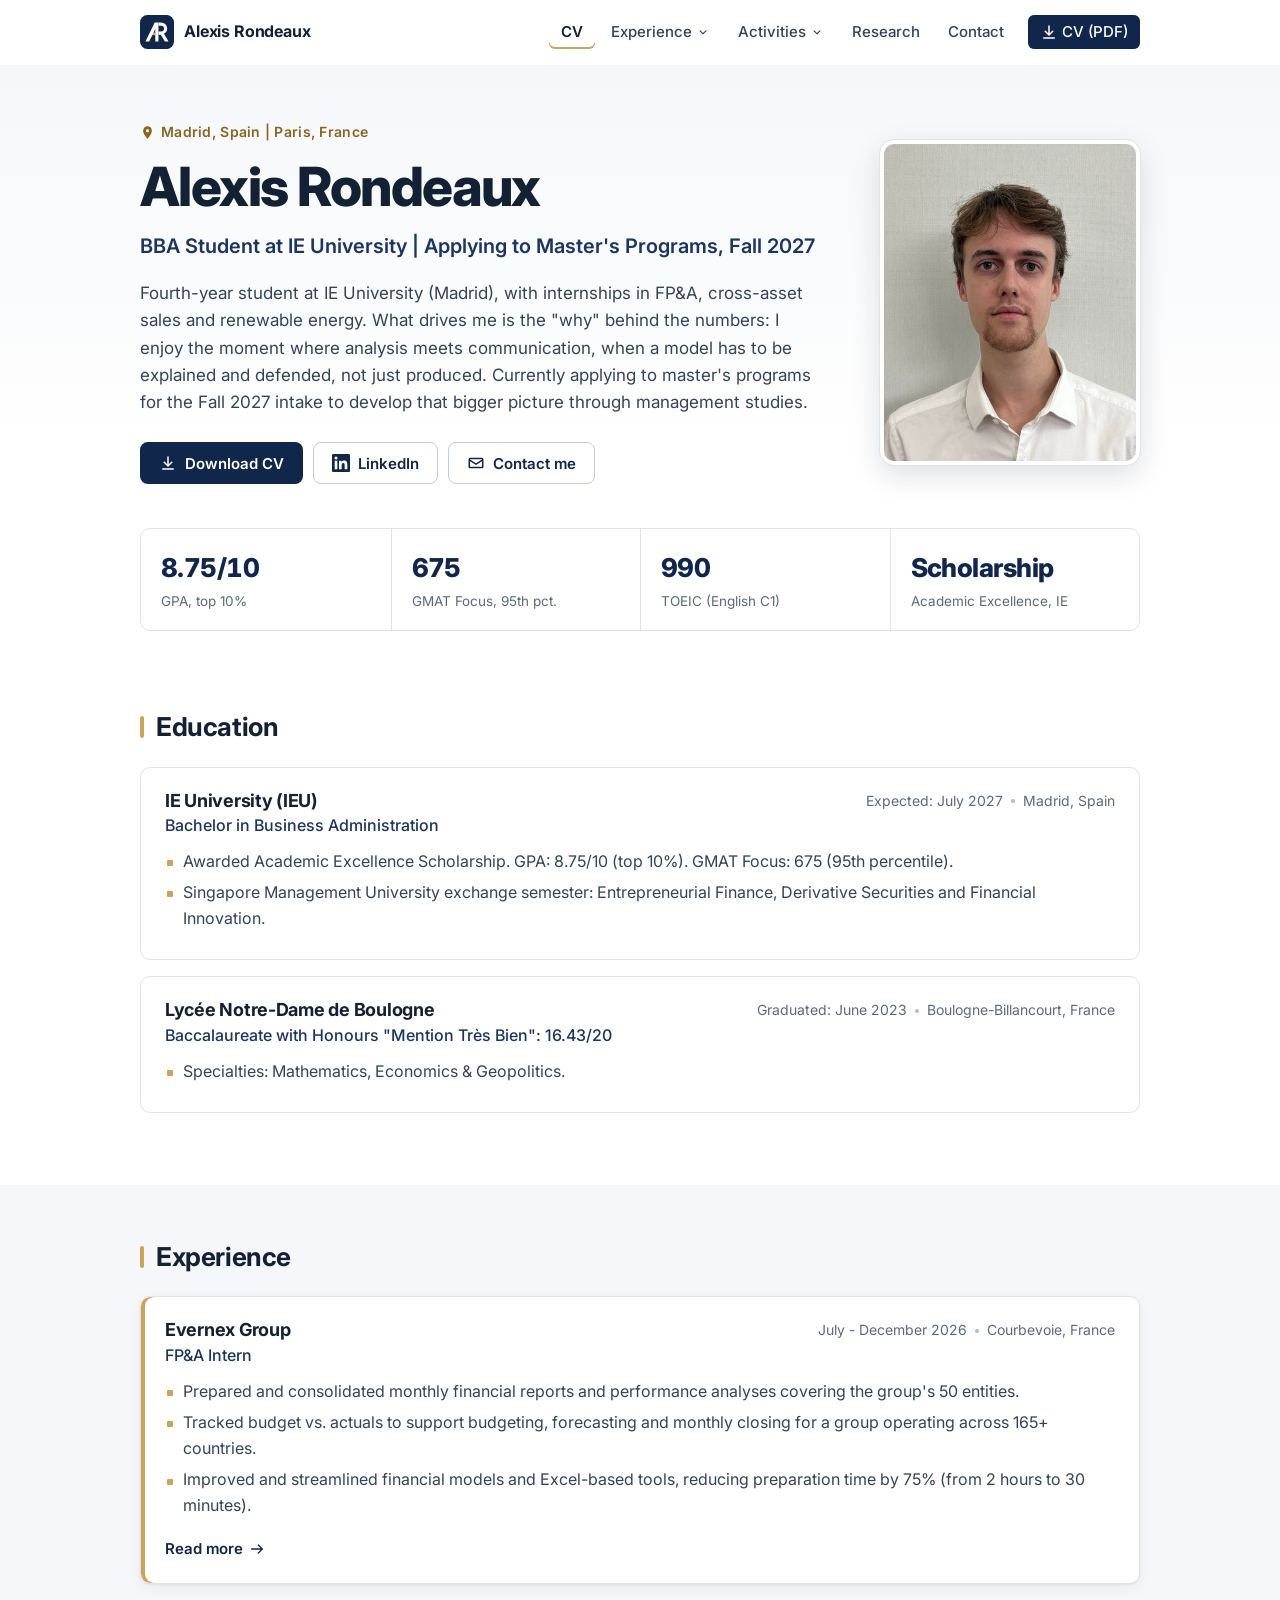
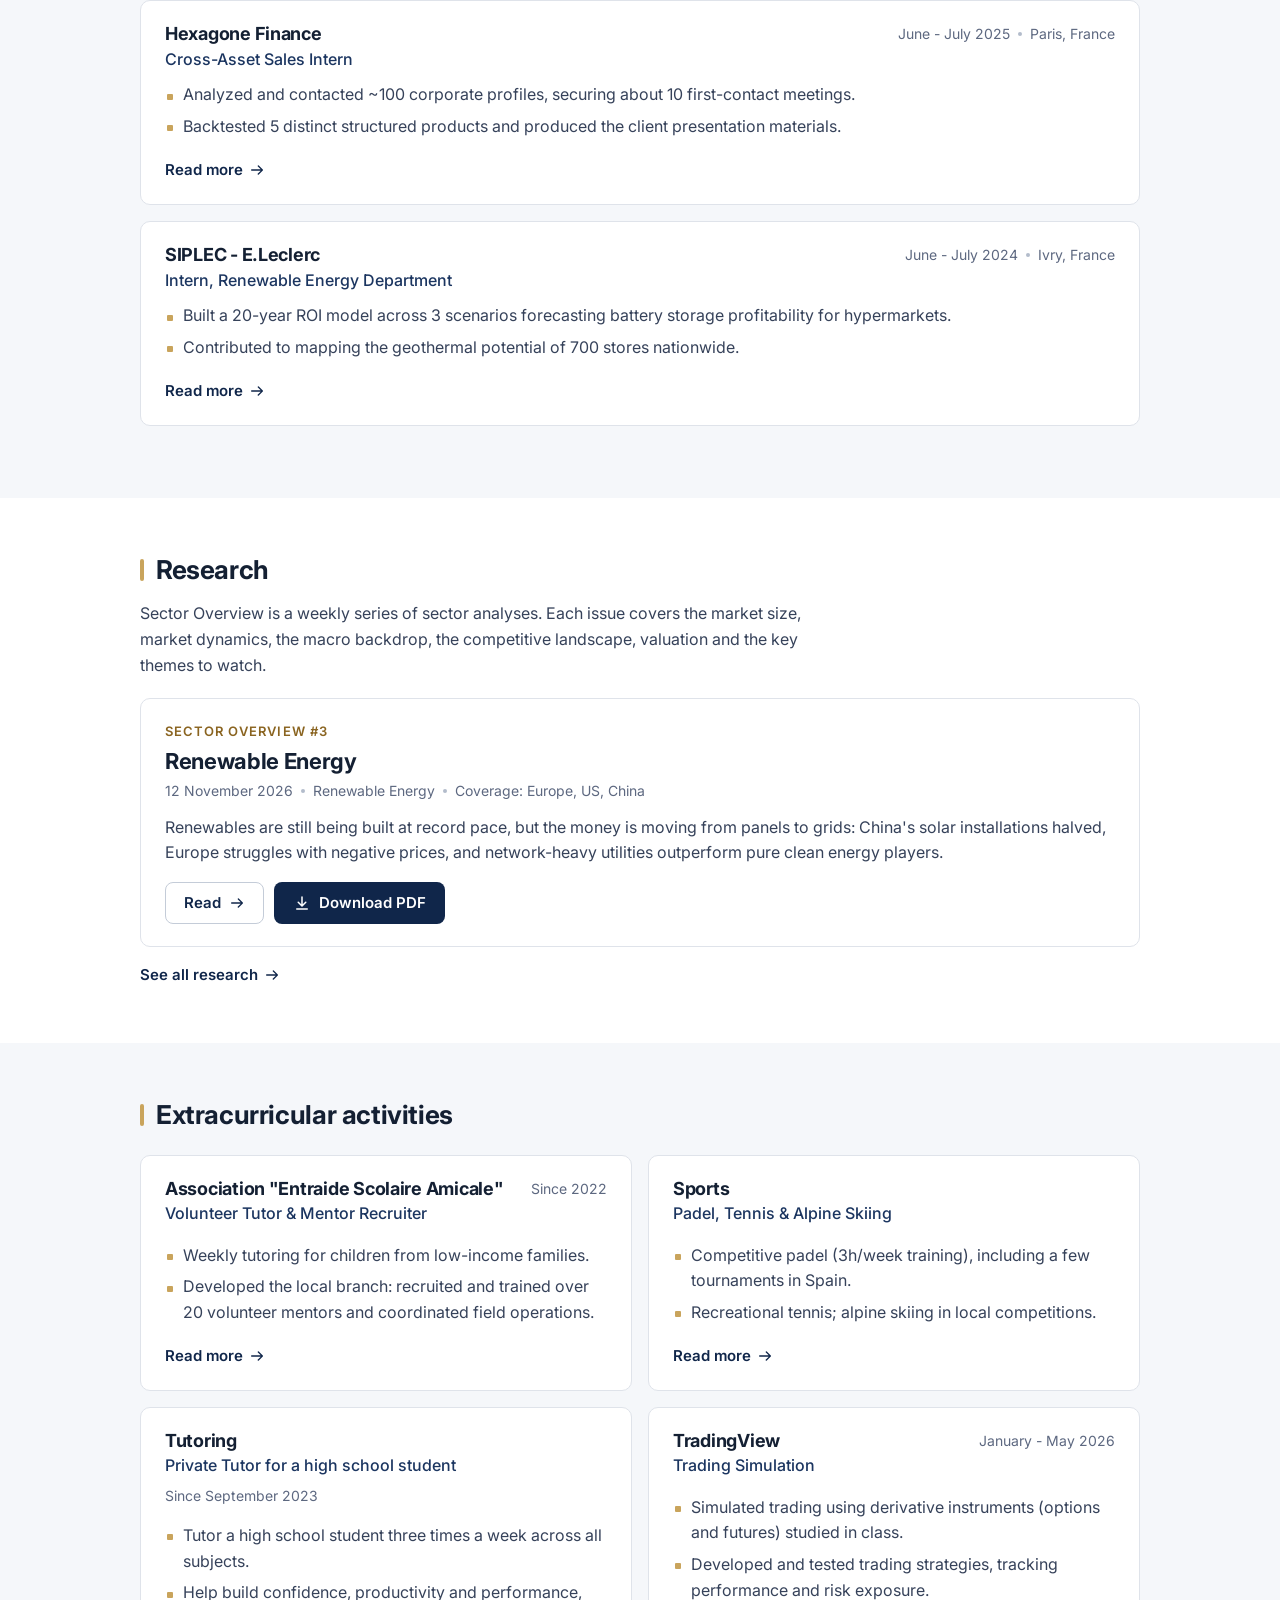
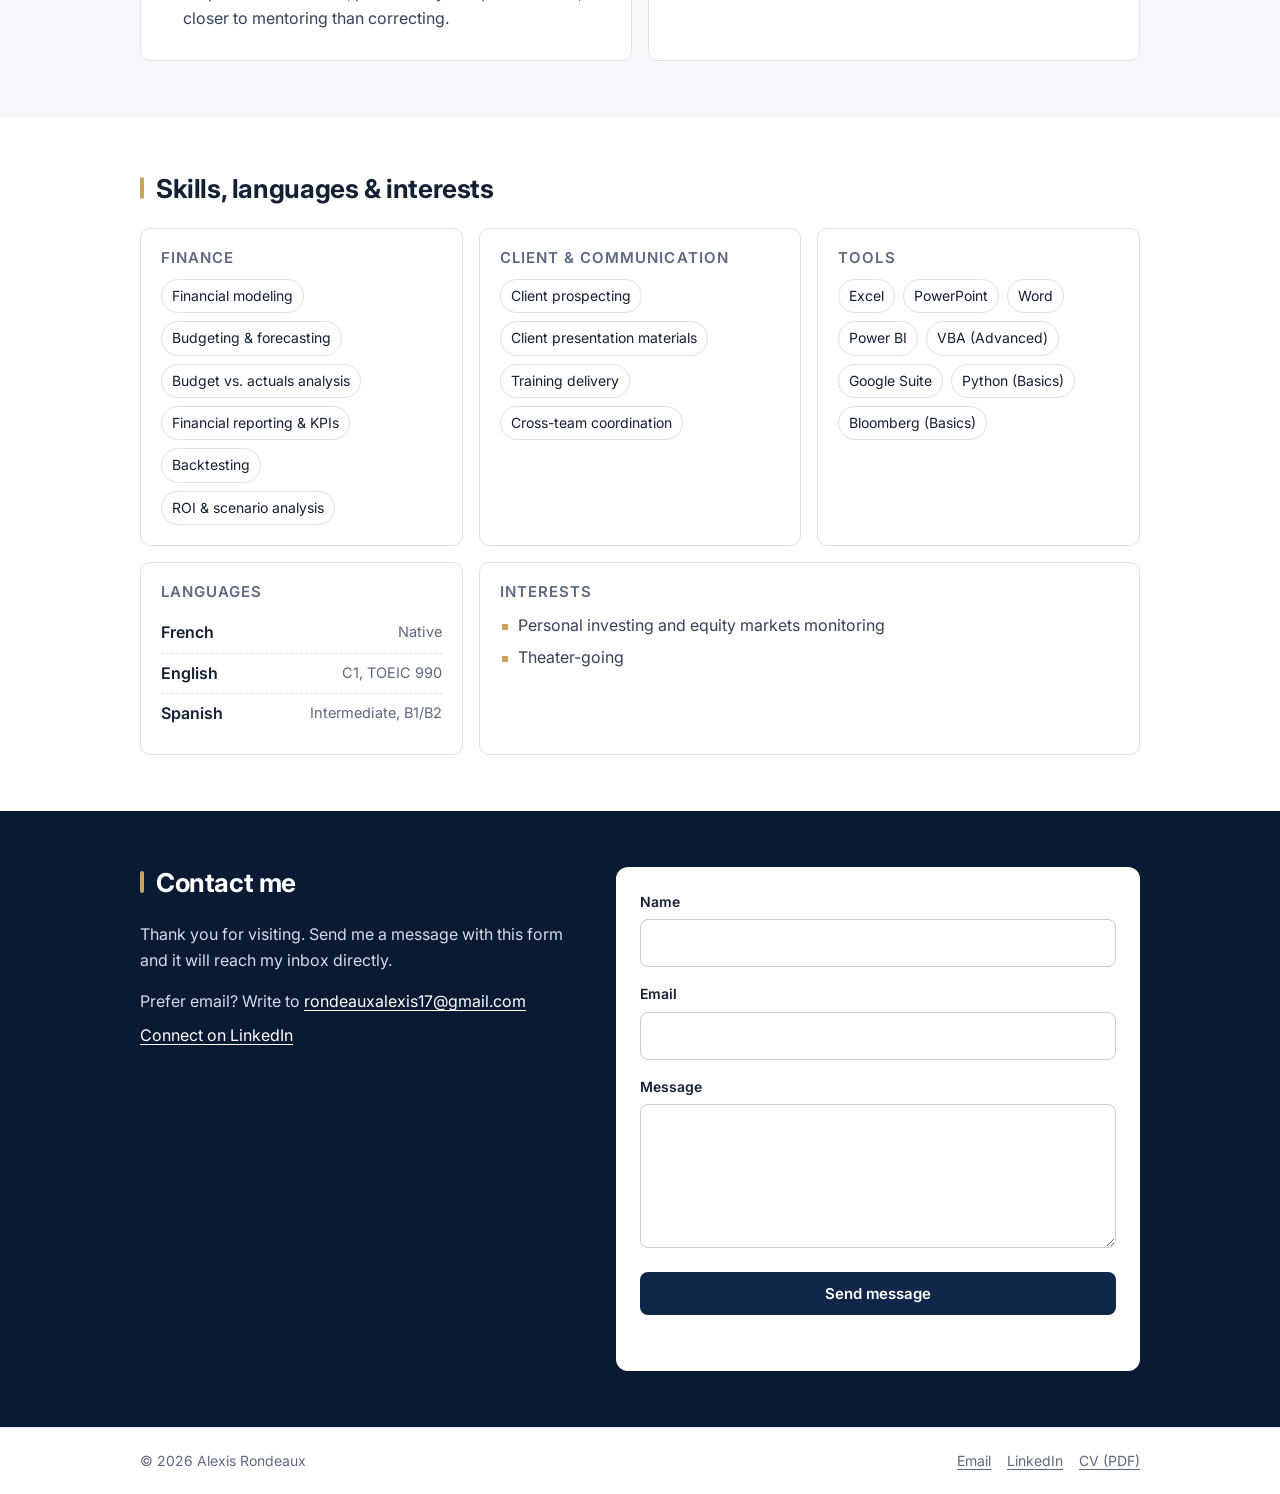
<file: index.html>
<!doctype html>
<html lang="en">
<head>
  <meta charset="utf-8">
  <meta name="viewport" content="width=device-width, initial-scale=1">
  <title>Alexis Rondeaux | BBA Student at IE University, Online CV</title>
  <meta name="description" content="Online CV of Alexis Rondeaux, fourth-year BBA student at IE University (Madrid) with internships in FP&A, cross-asset sales and renewable energy. Applying to master's programs for Fall 2027.">
  <meta name="author" content="Alexis Rondeaux">
  <link rel="canonical" href="https://alexisrondeaux.github.io/">
  <meta name="theme-color" content="#10264a">

  <!-- Open Graph (LinkedIn, WhatsApp, Slack previews) -->
  <meta property="og:type" content="profile">
  <meta property="og:site_name" content="Alexis Rondeaux">
  <meta property="og:title" content="Alexis Rondeaux | BBA Student at IE University, Online CV">
  <meta property="og:description" content="Online CV of Alexis Rondeaux, fourth-year BBA student at IE University (Madrid) with internships in FP&A, cross-asset sales and renewable energy. Applying to master's programs for Fall 2027.">
  <meta property="og:url" content="https://alexisrondeaux.github.io/">
  <meta property="og:image" content="https://alexisrondeaux.github.io/assets/og-image.jpg">
  <meta property="og:image:width" content="1200">
  <meta property="og:image:height" content="630">
  <meta property="og:image:alt" content="Alexis Rondeaux, BBA Student at IE University">
  <meta property="og:locale" content="en_US">
  <meta name="twitter:card" content="summary_large_image">

  <link rel="icon" href="assets/favicon.svg" type="image/svg+xml">
  <link rel="preconnect" href="https://fonts.googleapis.com">
  <link rel="preconnect" href="https://fonts.gstatic.com" crossorigin>
  <link href="https://fonts.googleapis.com/css2?family=Inter:wght@400;500;600;700;800&display=swap" rel="stylesheet">
  <link rel="stylesheet" href="styles.css?v=20261101">
  <script type="application/ld+json">
  {"@context":"https://schema.org","@type":"Person","name":"Alexis Rondeaux","url":"https://alexisrondeaux.github.io/","image":"https://alexisrondeaux.github.io/assets/alexis-rondeaux.jpg","alumniOf":"IE University","sameAs":["https://www.linkedin.com/in/alexisrondeaux"]}
  </script>
</head>
<body data-page="home" data-root="">
  <a class="skip-link" href="#main">Skip to content</a>
  <nav class="site-nav" id="site-nav" aria-label="Main"></nav>
  <main id="main">
    <noscript>
      <div class="container" style="padding:40px 20px">
        <p>This site needs JavaScript to display. You can <a href="assets/Alexis_RONDEAUX_CV.pdf">download my CV (PDF)</a> or email <a href="mailto:rondeauxalexis17@gmail.com">rondeauxalexis17@gmail.com</a>.</p>
      </div>
    </noscript>
  </main>
  <footer class="site-footer" id="site-footer"></footer>
  <script src="content.js?v=20261101"></script>
  <script src="main.js?v=20261101"></script>
</body>
</html>
</file>
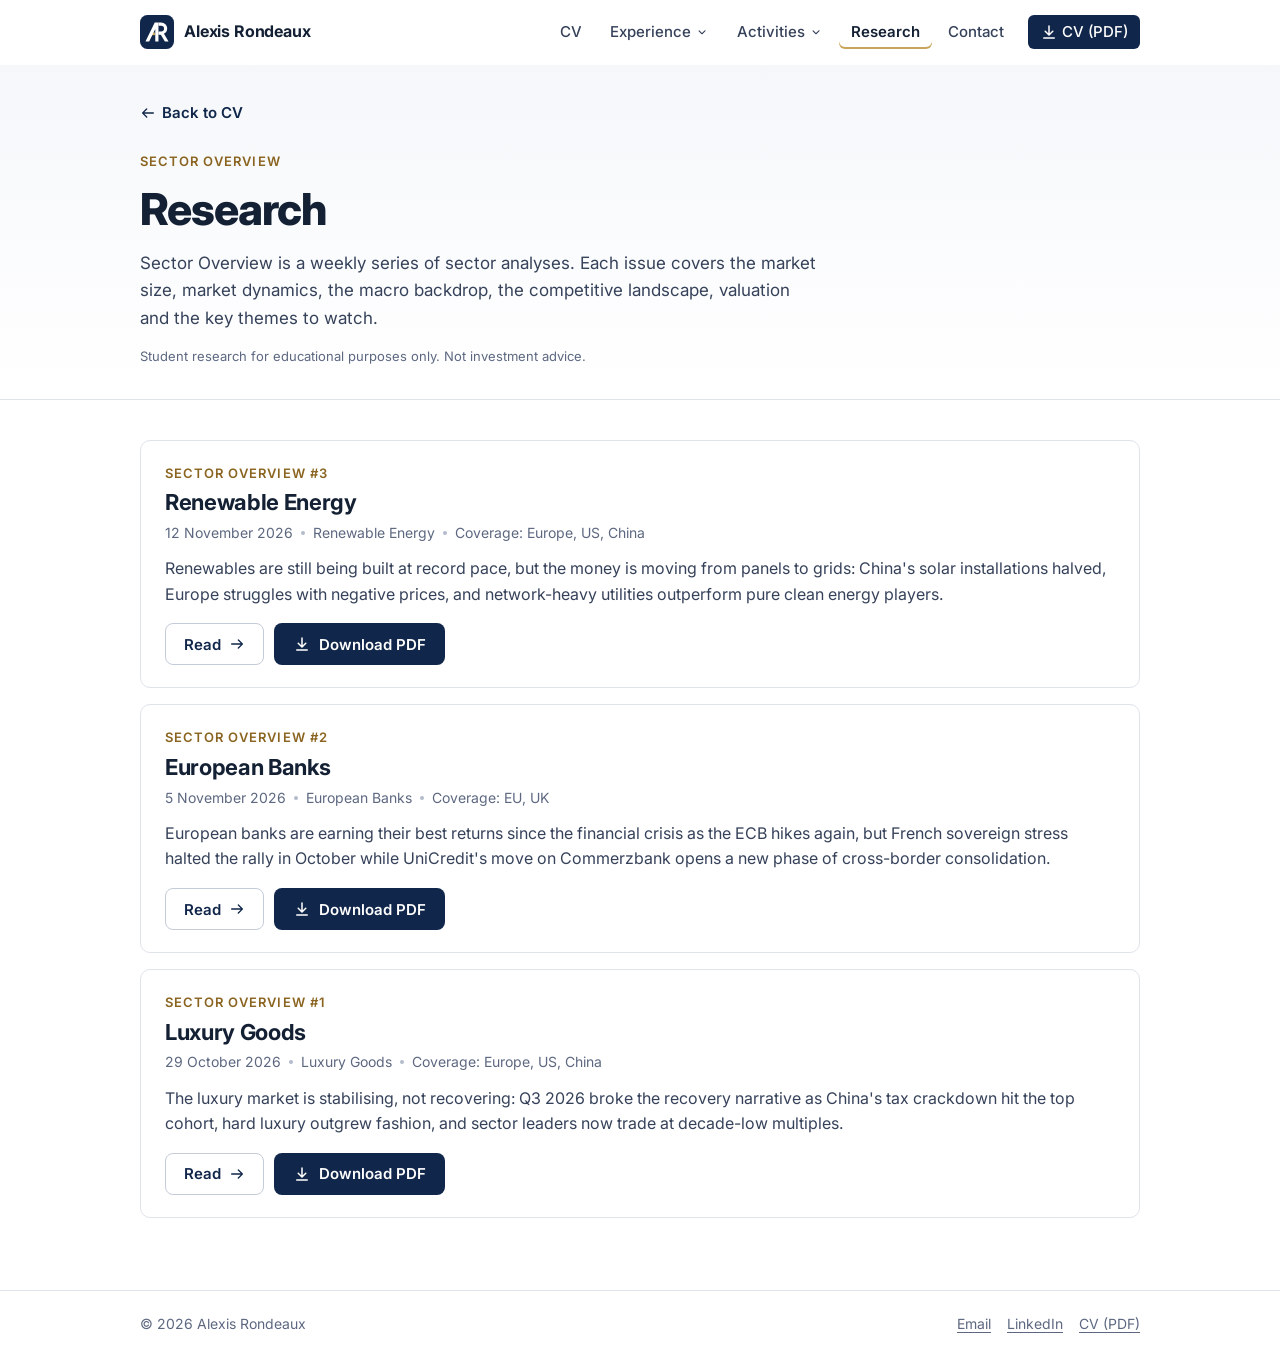
<file: research/index.html>
<!doctype html>
<html lang="en">
<head>
  <meta charset="utf-8">
  <meta name="viewport" content="width=device-width, initial-scale=1">
  <title>Research: Sector Overview series | Alexis Rondeaux</title>
  <meta name="description" content="Sector Overview, a weekly series of sector analyses by Alexis Rondeaux: market size, dynamics, competitive landscape, valuation and key themes. Read online or download the PDF.">
  <meta name="author" content="Alexis Rondeaux">
  <link rel="canonical" href="https://alexisrondeaux.github.io/research/">
  <meta name="theme-color" content="#10264a">

  <!-- Open Graph (LinkedIn, WhatsApp, Slack previews) -->
  <meta property="og:type" content="website">
  <meta property="og:site_name" content="Alexis Rondeaux">
  <meta property="og:title" content="Research: Sector Overview series | Alexis Rondeaux">
  <meta property="og:description" content="Sector Overview, a weekly series of sector analyses by Alexis Rondeaux: market size, dynamics, competitive landscape, valuation and key themes. Read online or download the PDF.">
  <meta property="og:url" content="https://alexisrondeaux.github.io/research/">
  <meta property="og:image" content="https://alexisrondeaux.github.io/research/sector-overview-01-luxury-goods/charts/chart5_performance.png">
  <meta property="og:image:width" content="1280">
  <meta property="og:image:height" content="720">
  <meta property="og:image:alt" content="12-month share price change of luxury stocks vs Stoxx 600">
  <meta property="og:locale" content="en_US">
  <meta name="twitter:card" content="summary_large_image">

  <link rel="icon" href="../assets/favicon.svg" type="image/svg+xml">
  <link rel="preconnect" href="https://fonts.googleapis.com">
  <link rel="preconnect" href="https://fonts.gstatic.com" crossorigin>
  <link href="https://fonts.googleapis.com/css2?family=Inter:wght@400;500;600;700;800&display=swap" rel="stylesheet">
  <link rel="stylesheet" href="../styles.css?v=20261101">
</head>
<body data-page="research" data-root="../">
  <a class="skip-link" href="#main">Skip to content</a>
  <nav class="site-nav" id="site-nav" aria-label="Main"></nav>
  <main id="main">
    <noscript>
      <div class="container" style="padding:40px 20px">
        <p>This site needs JavaScript to display. Latest report: <a href="sector-overview-01-luxury-goods/sector-overview-01-luxury-goods-oct-2026.pdf">Sector Overview #1, Luxury Goods (PDF)</a>.</p>
      </div>
    </noscript>
  </main>
  <footer class="site-footer" id="site-footer"></footer>
  <script src="../content.js?v=20261101"></script>
  <script src="../main.js?v=20261101"></script>
</body>
</html>
</file>
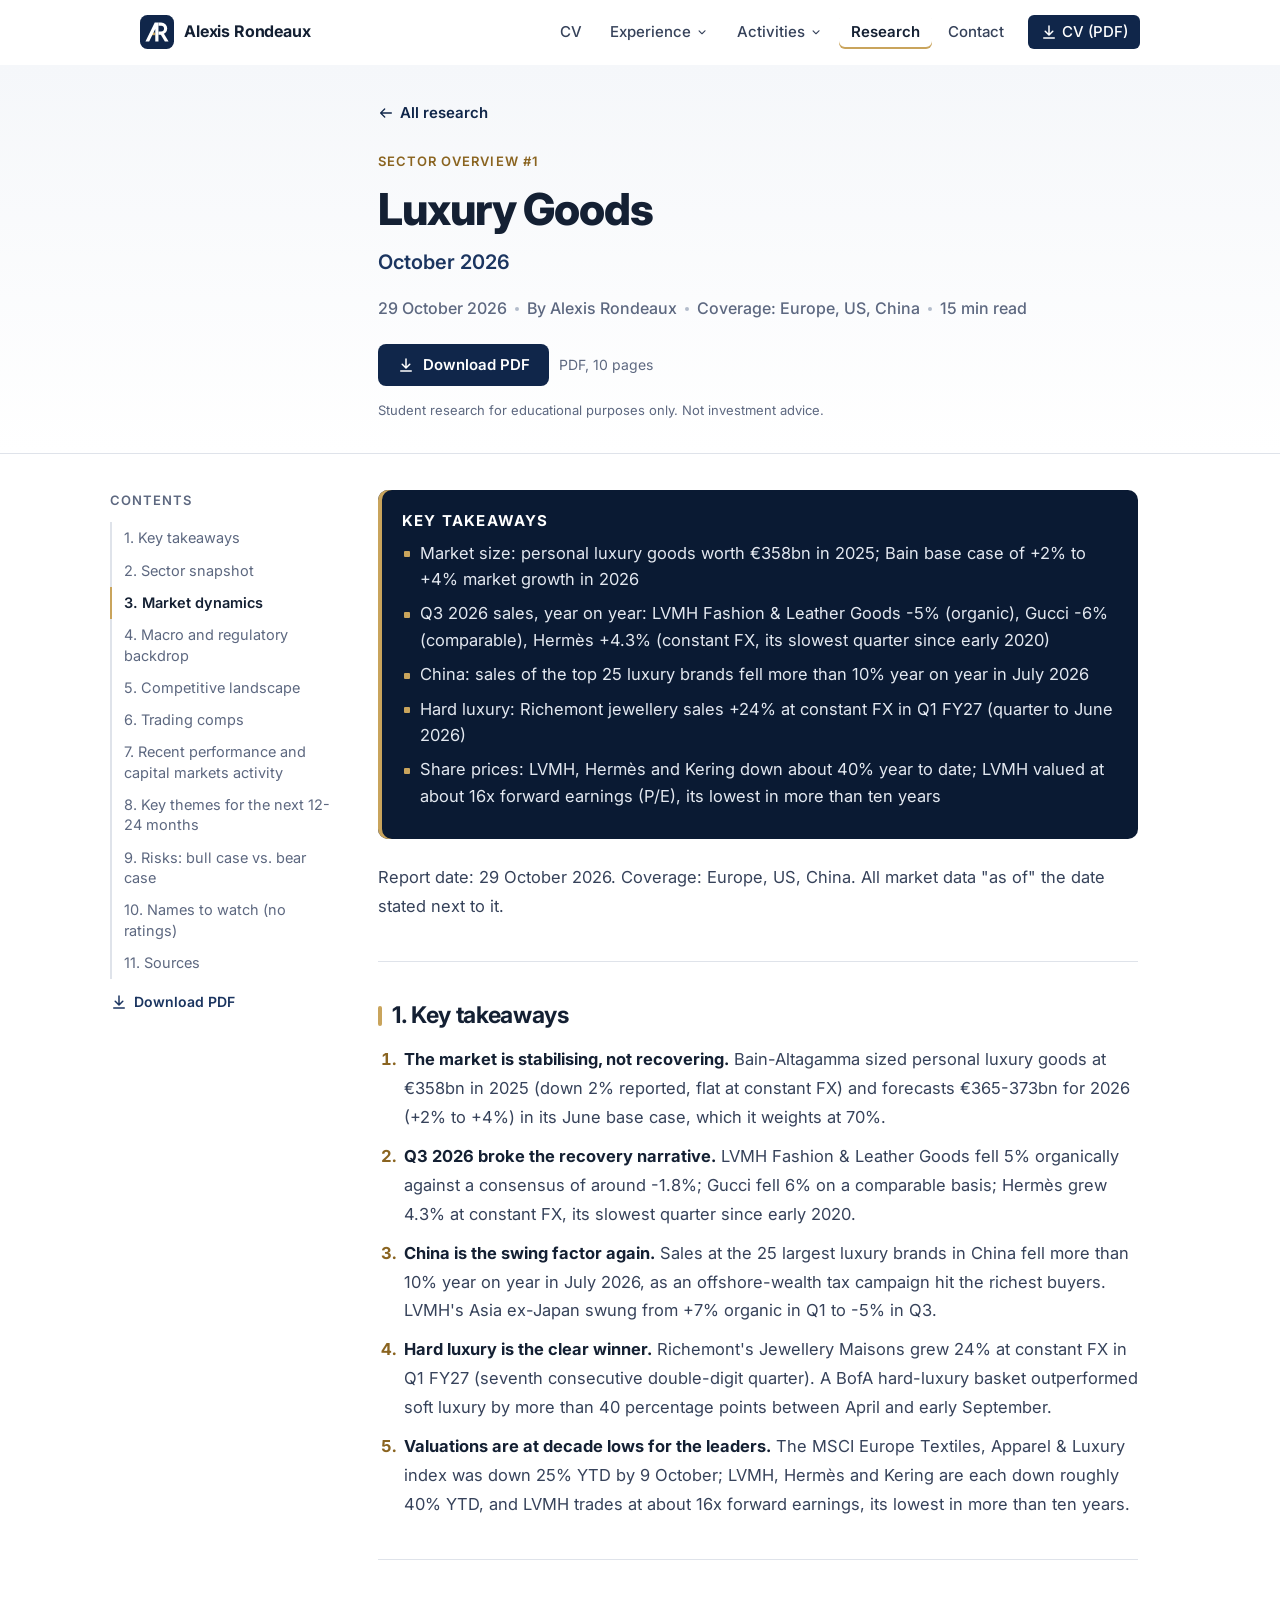
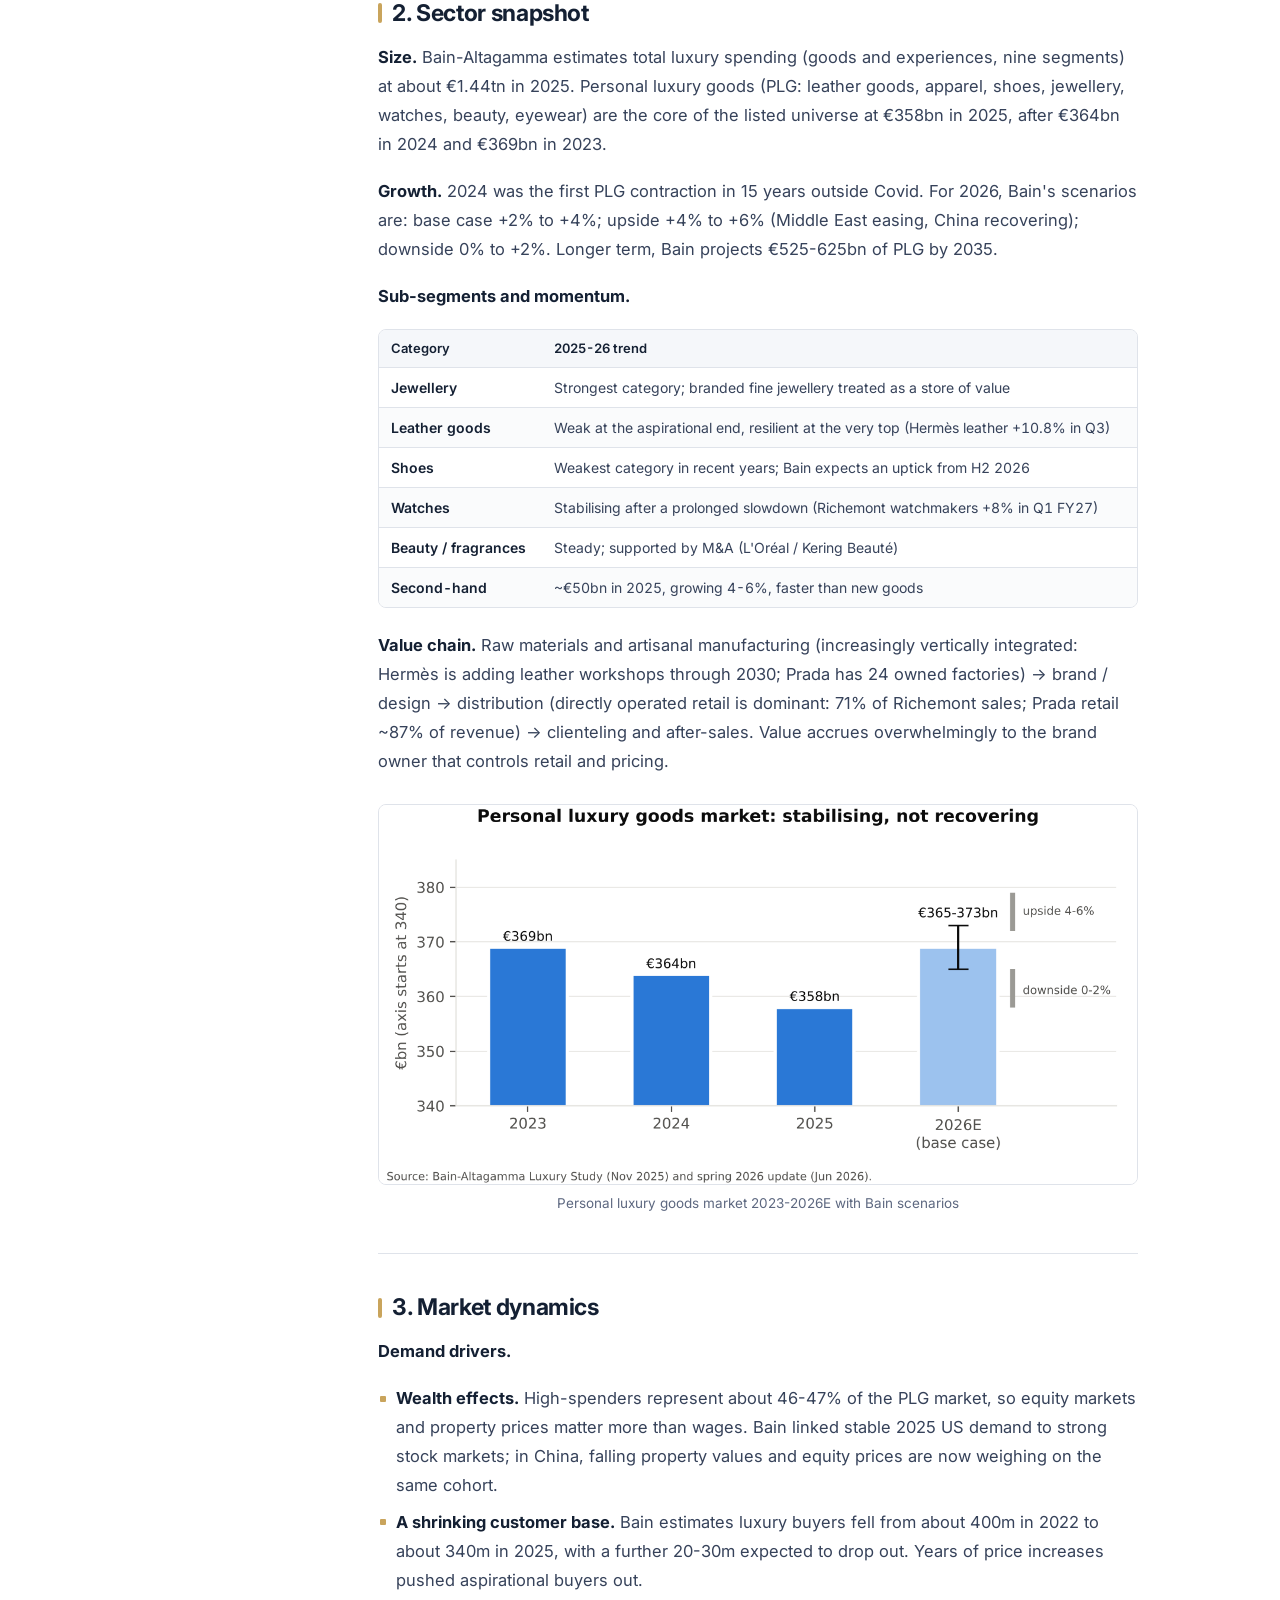
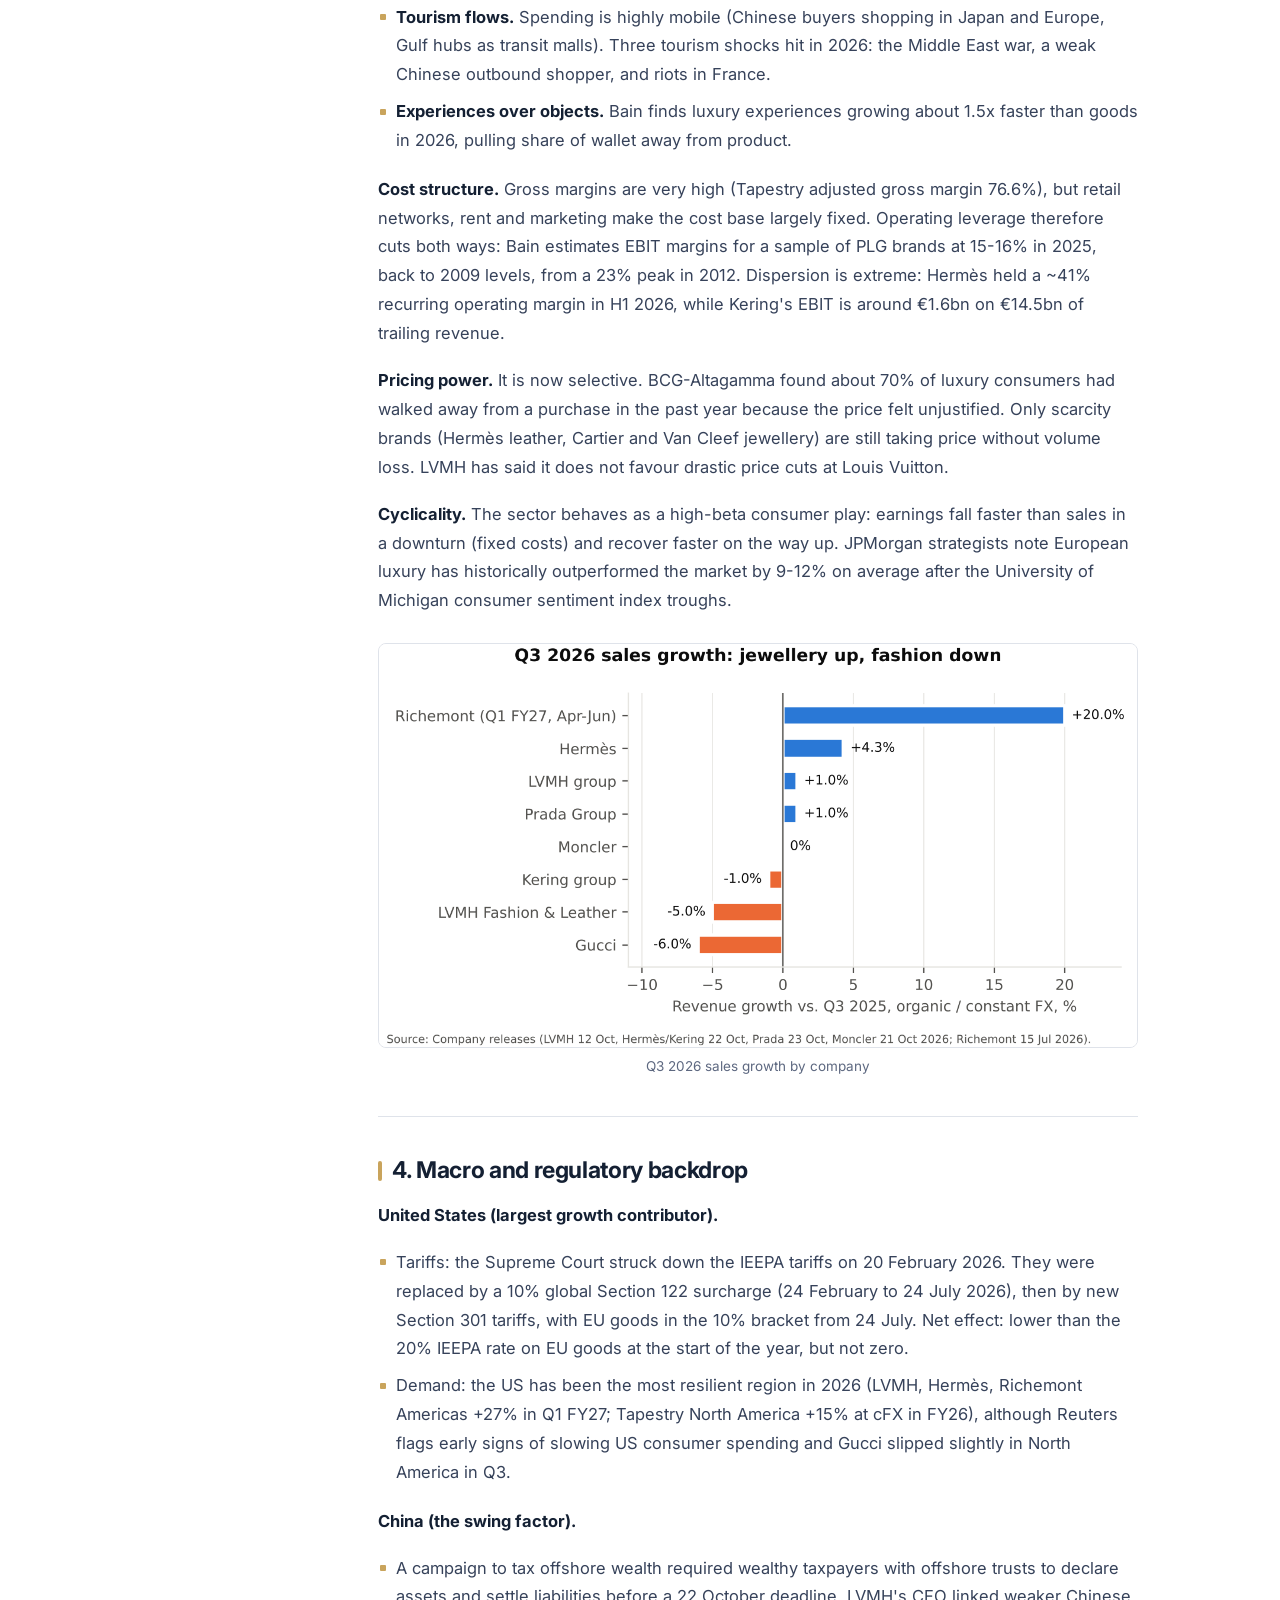
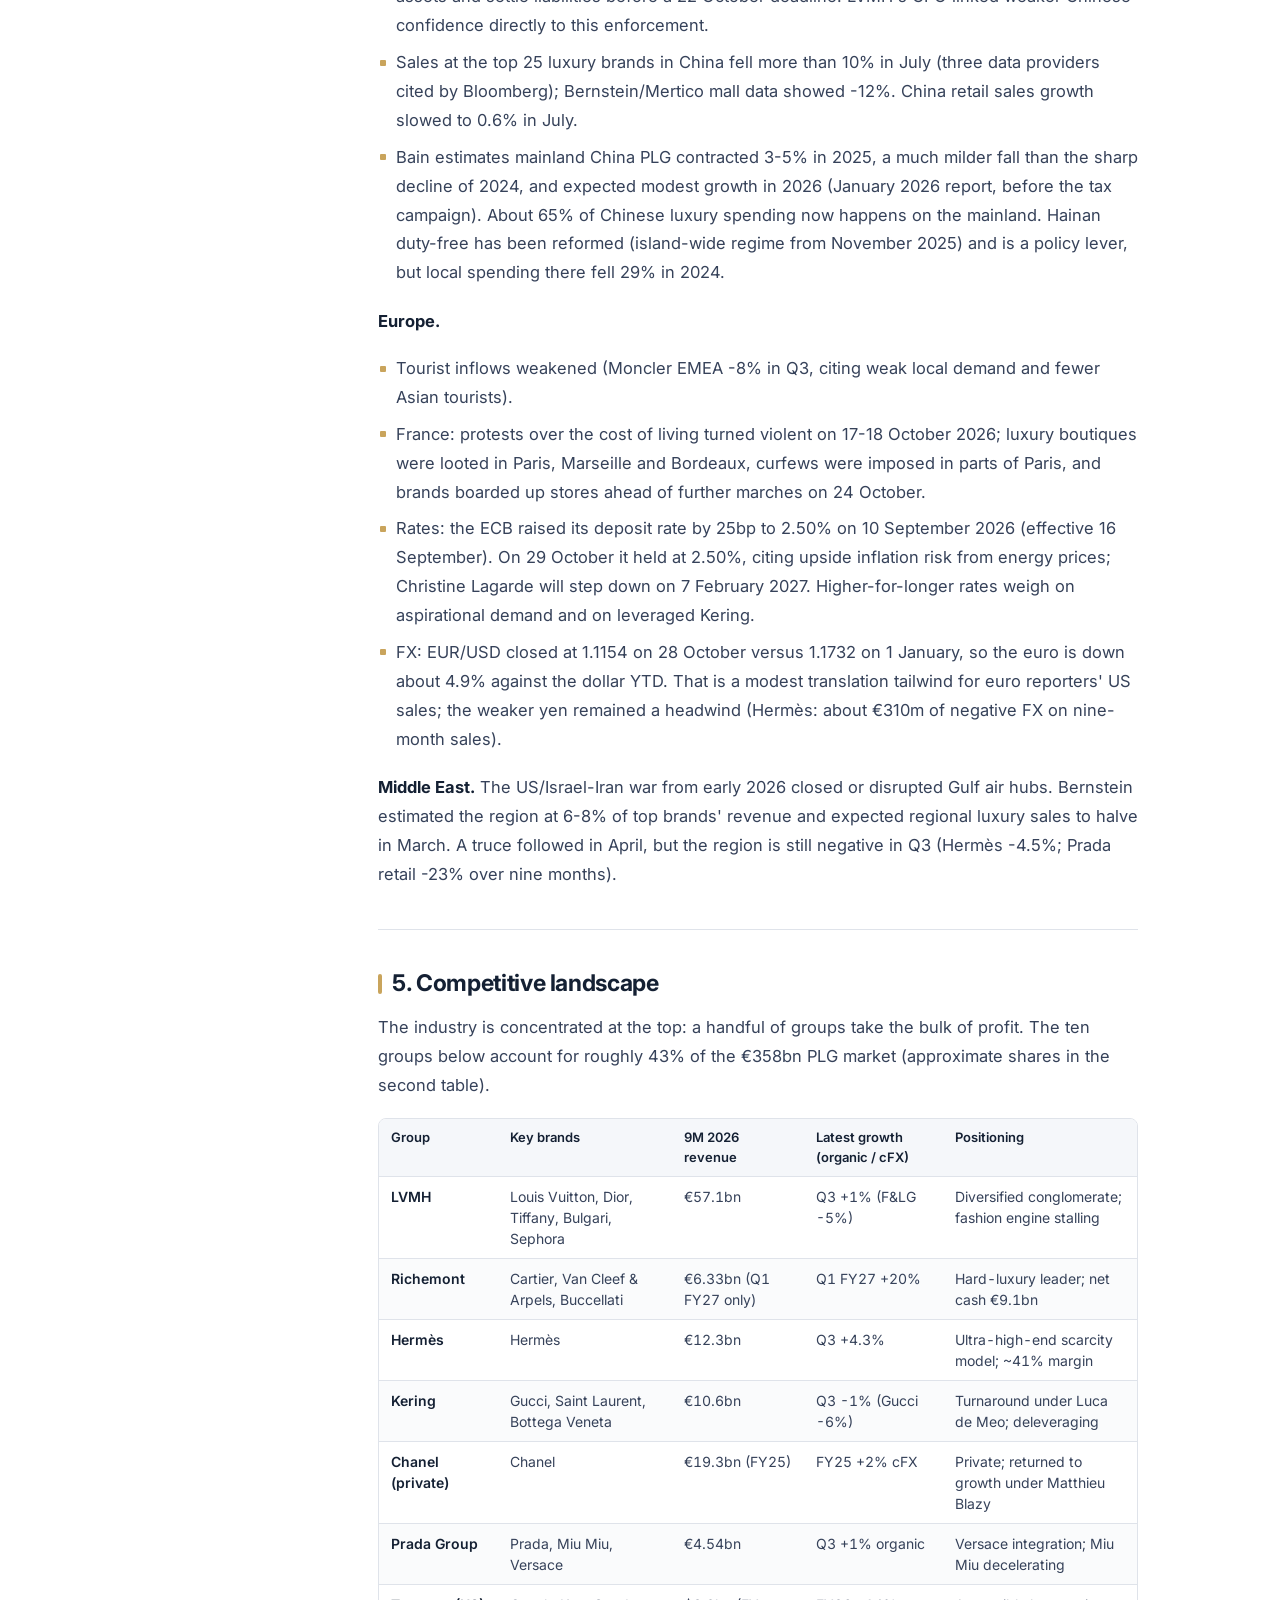
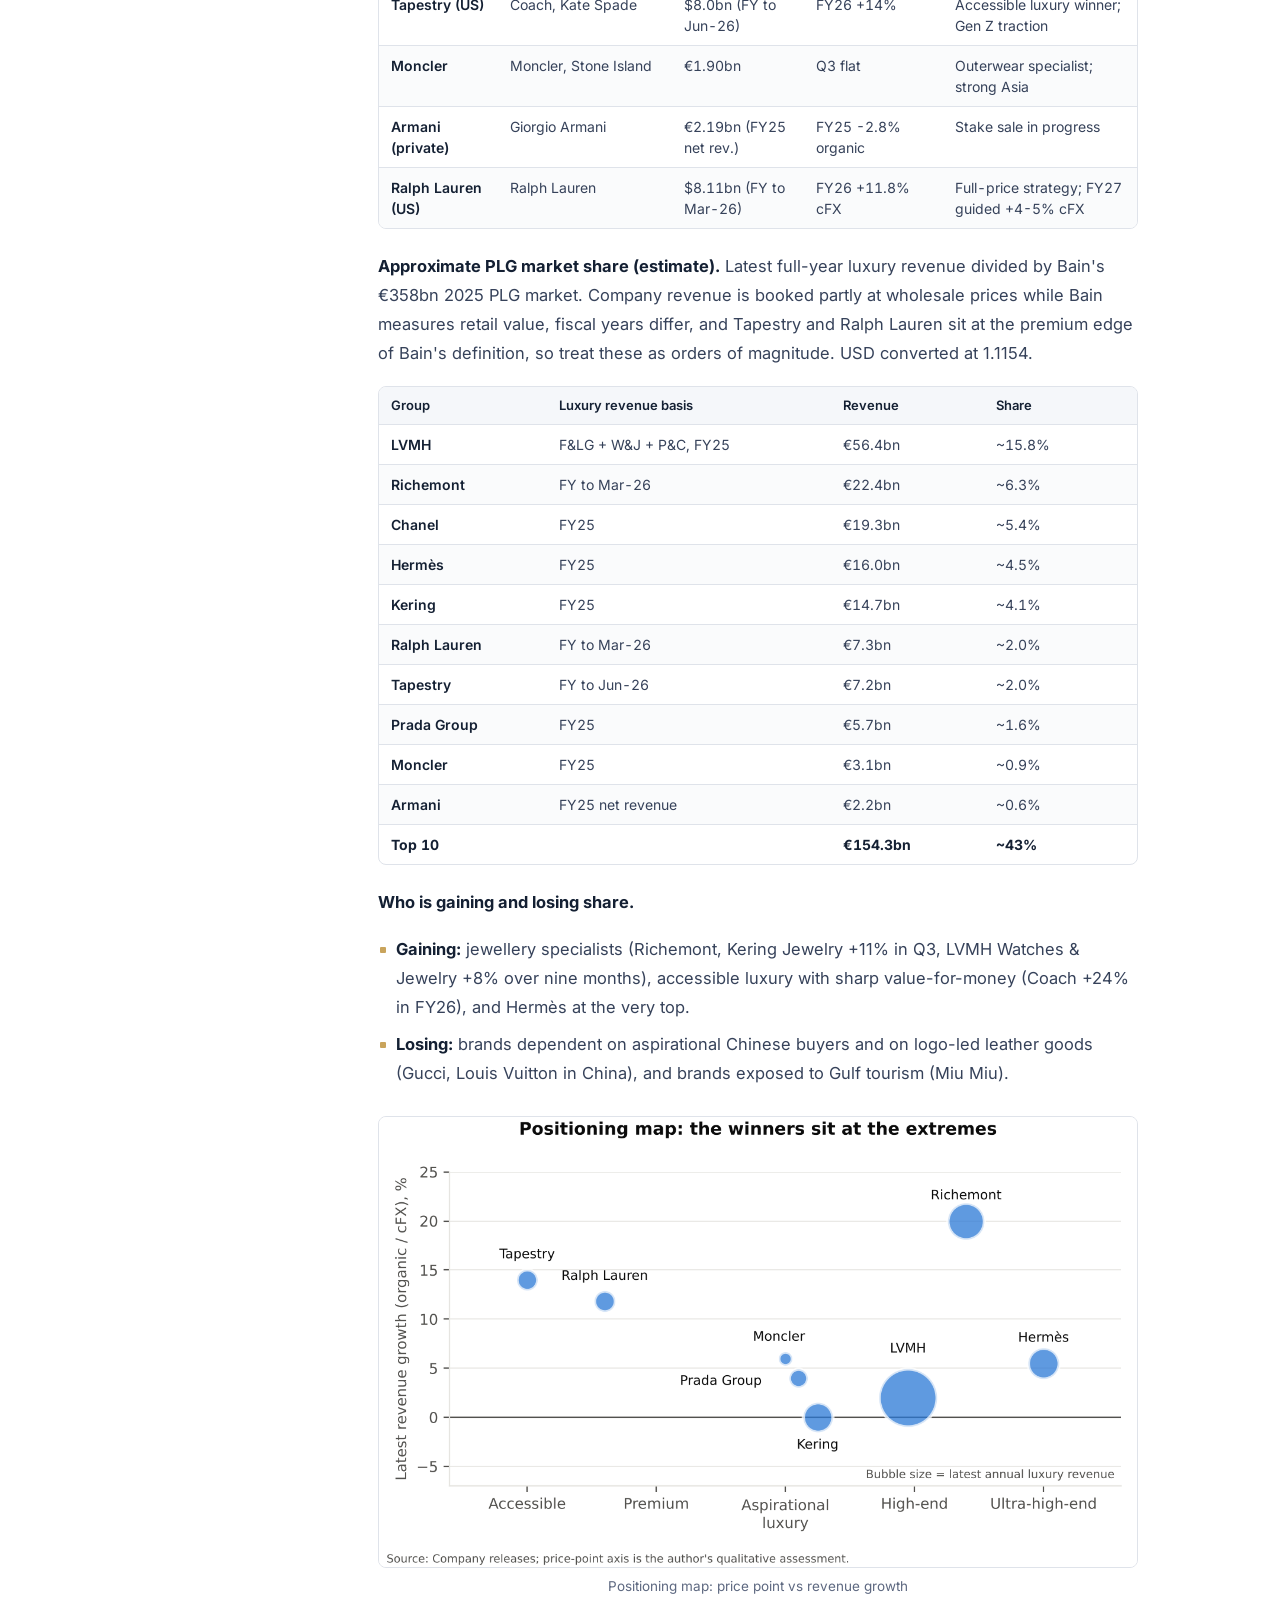
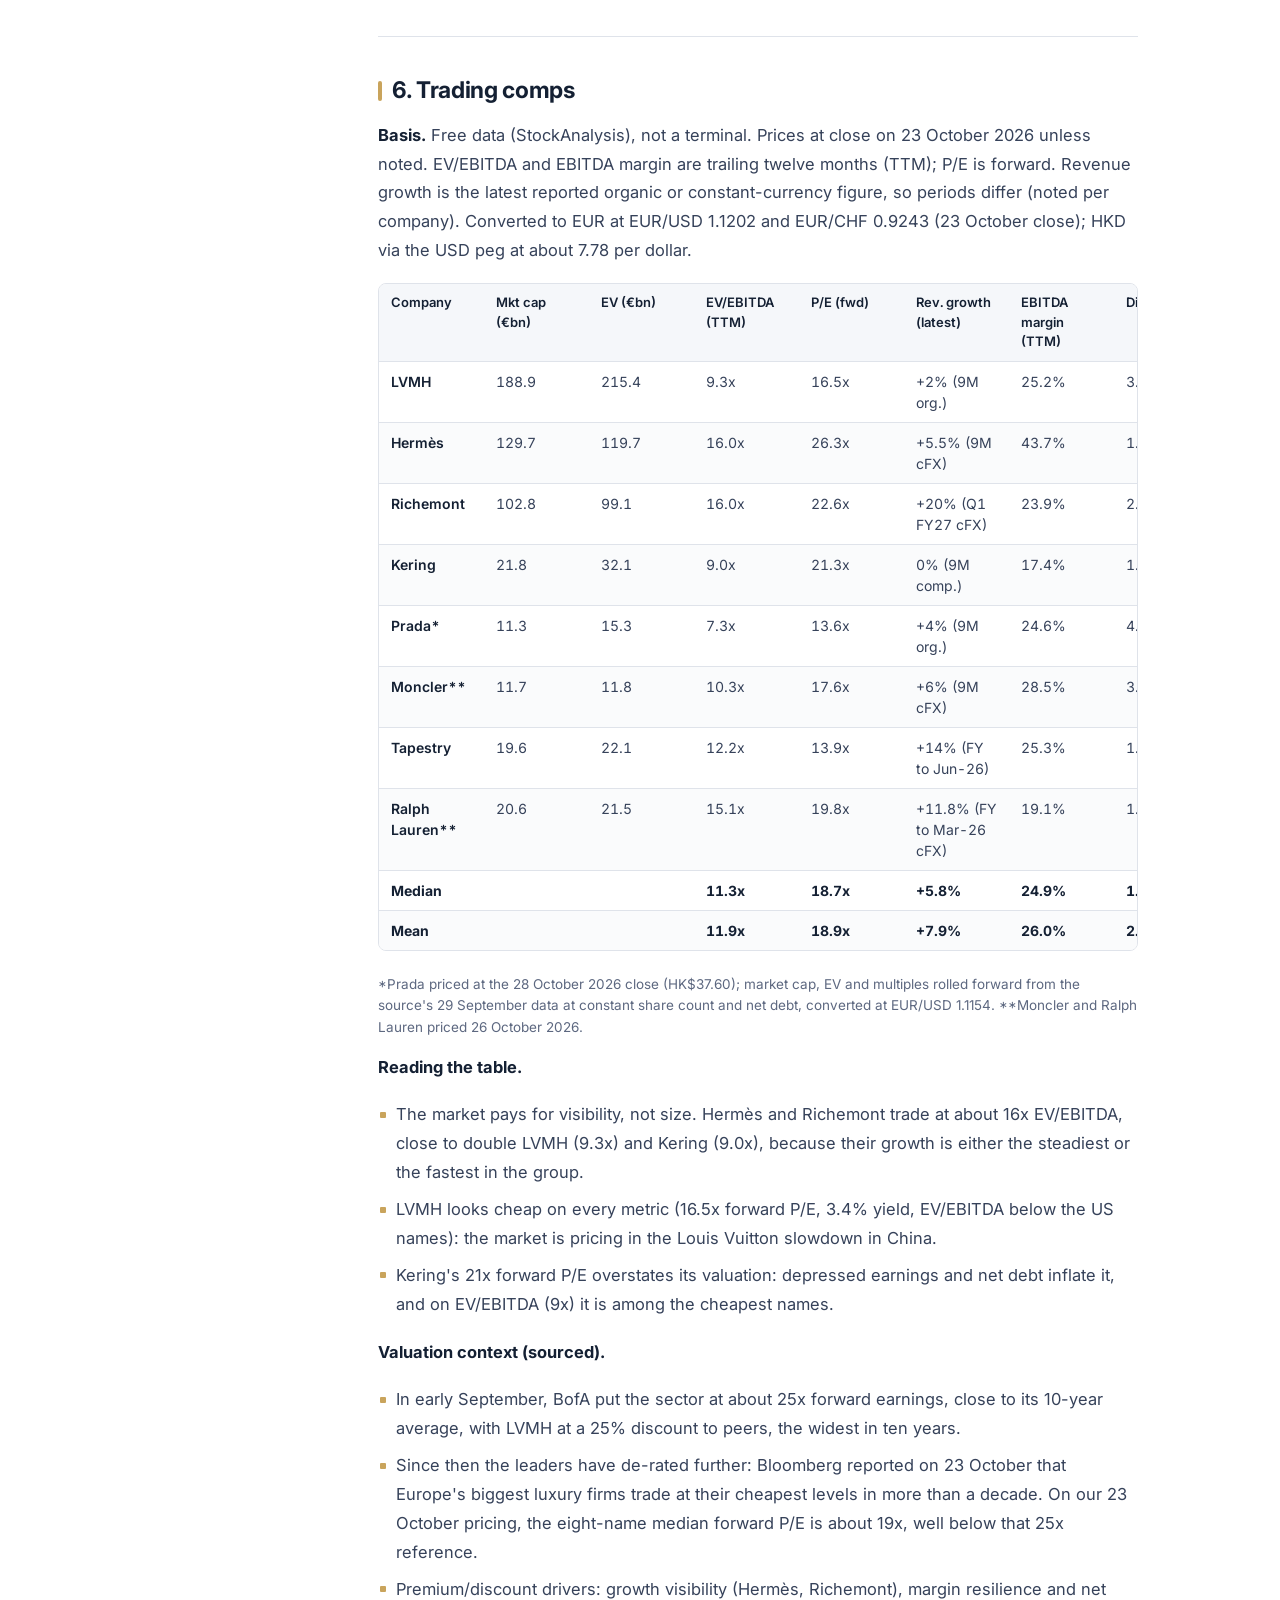
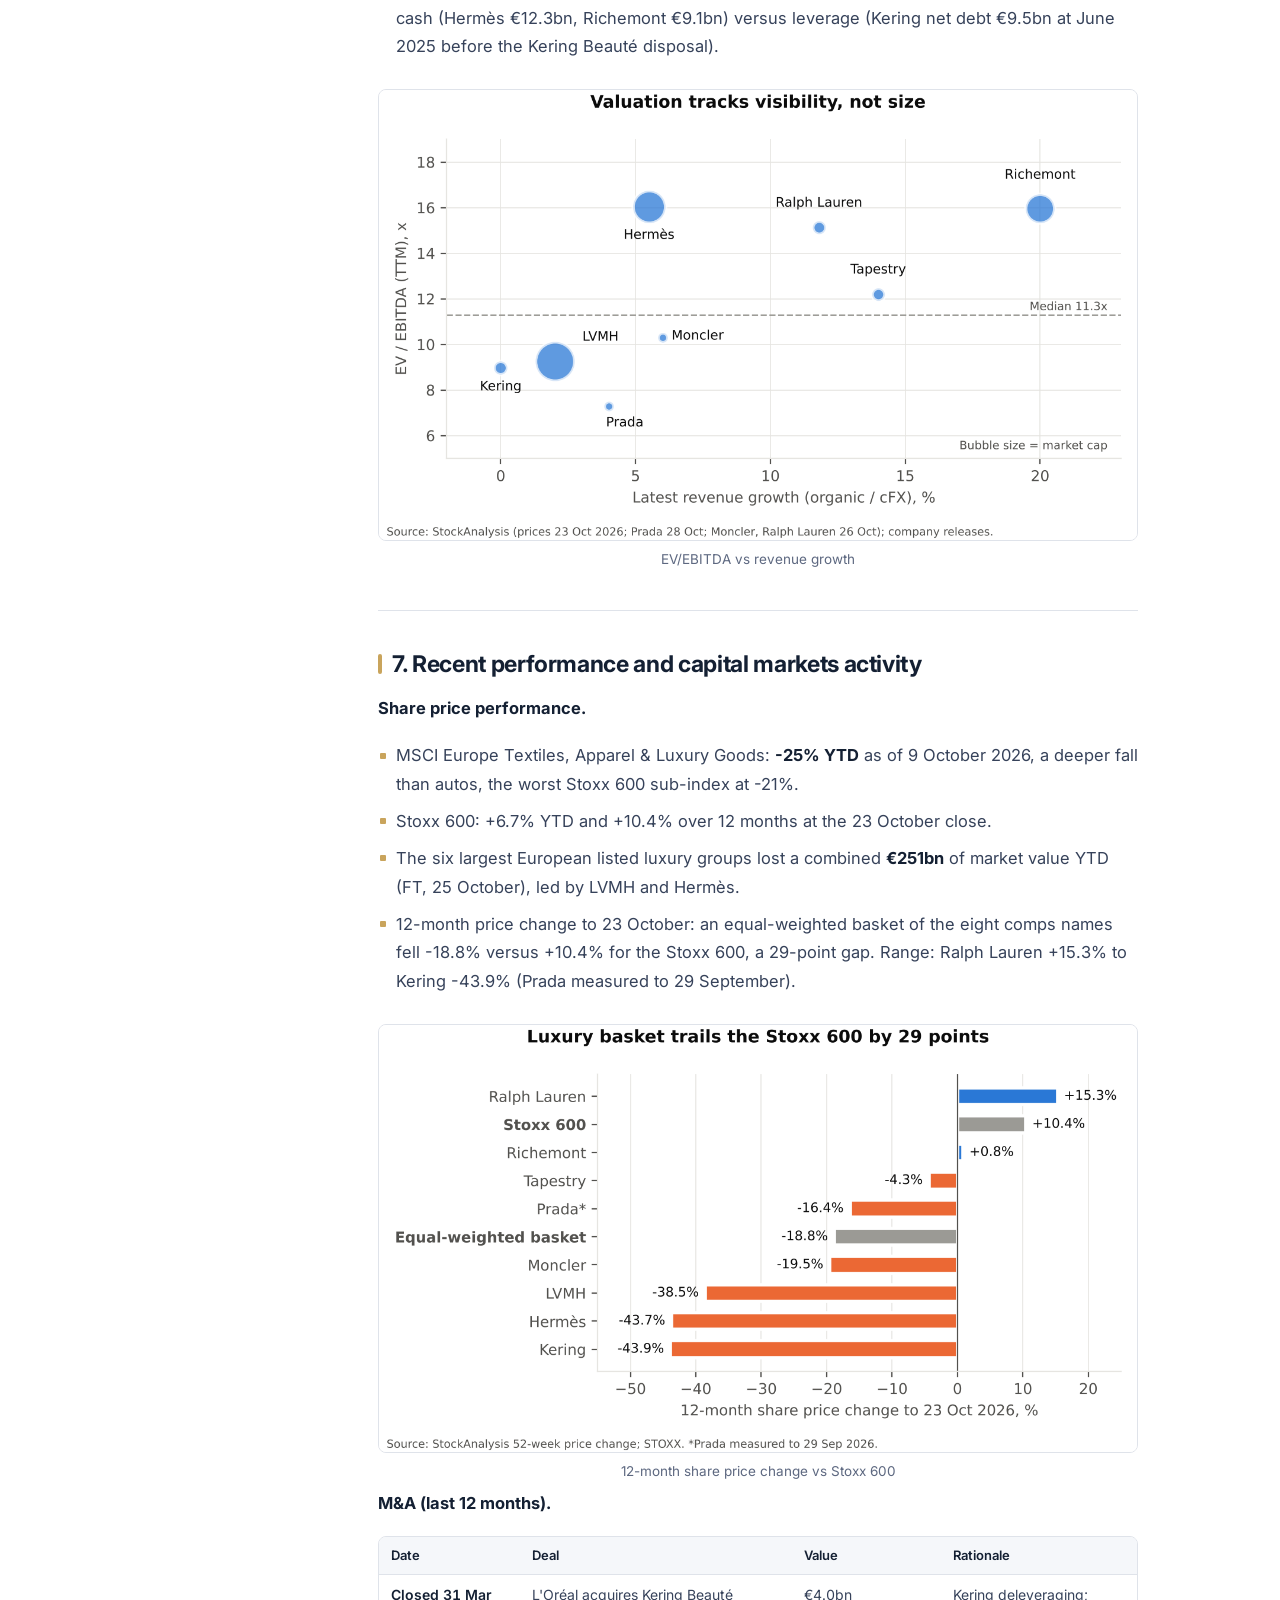
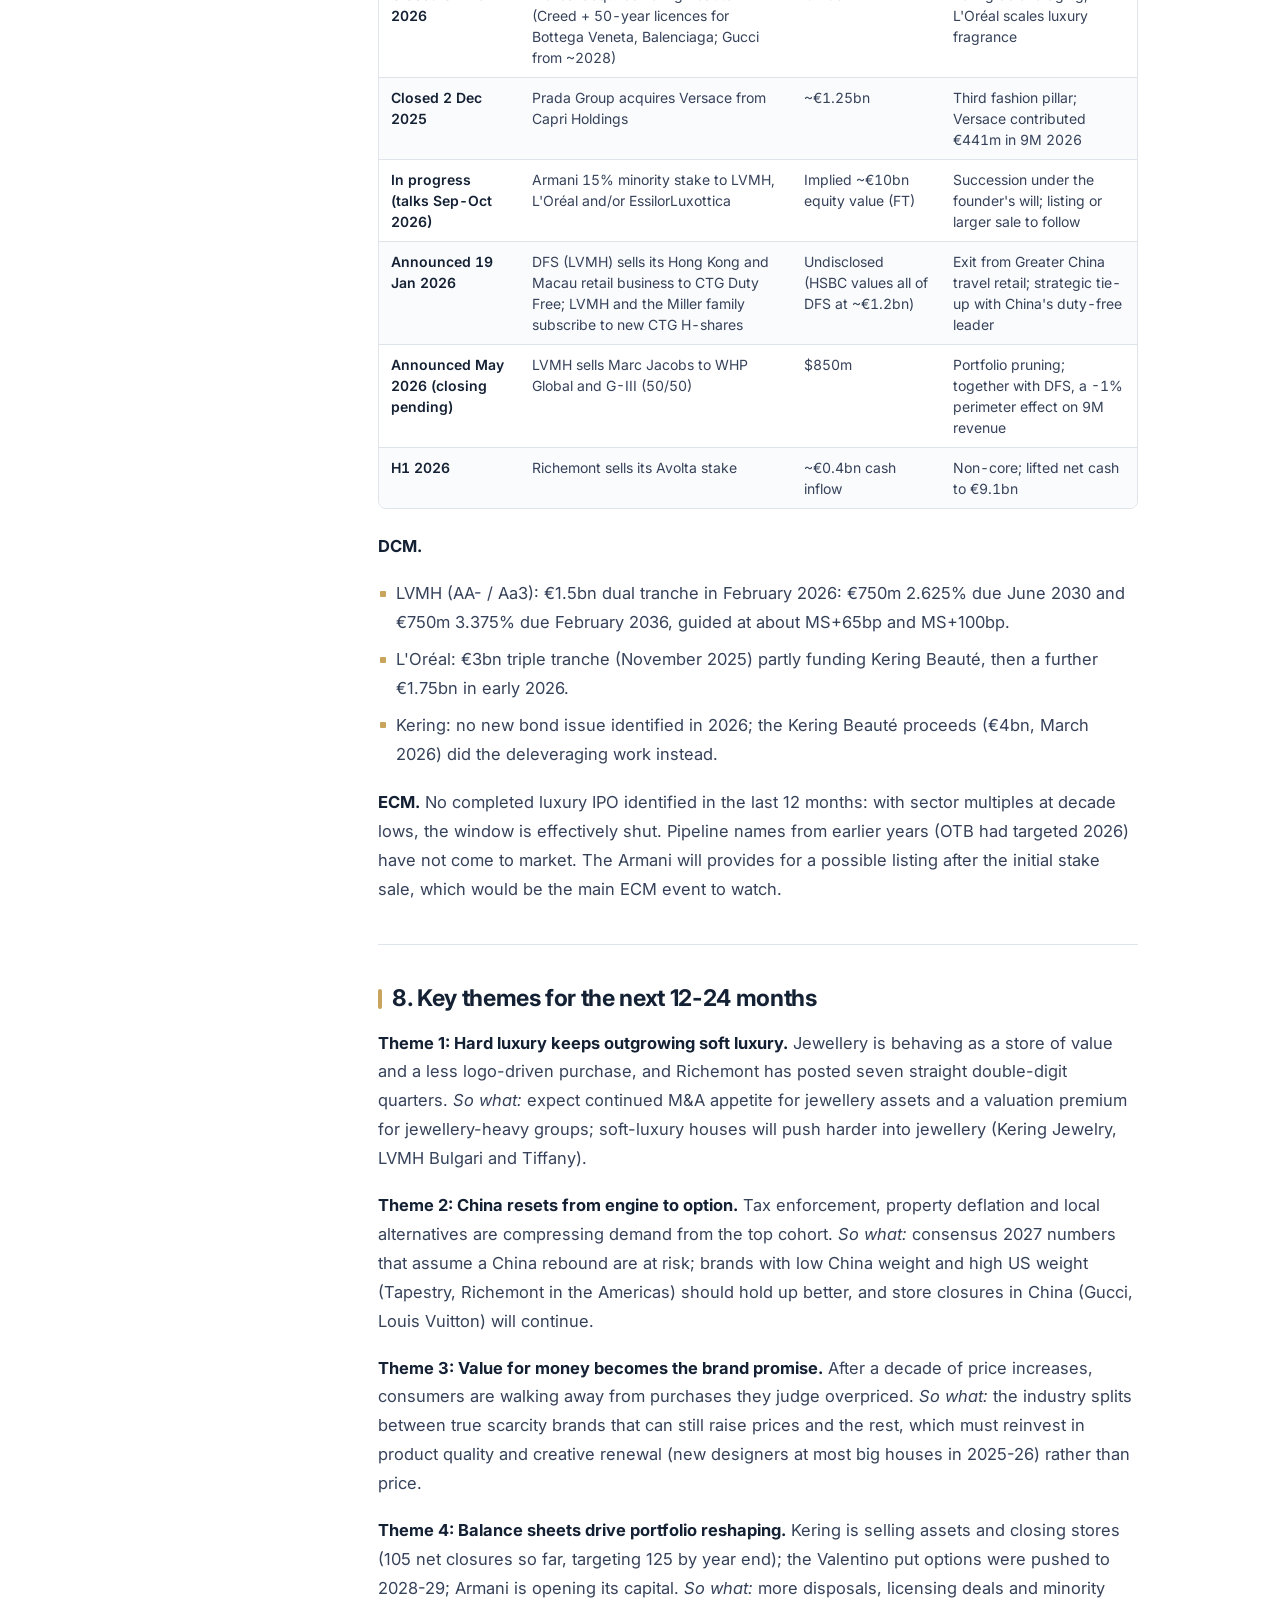
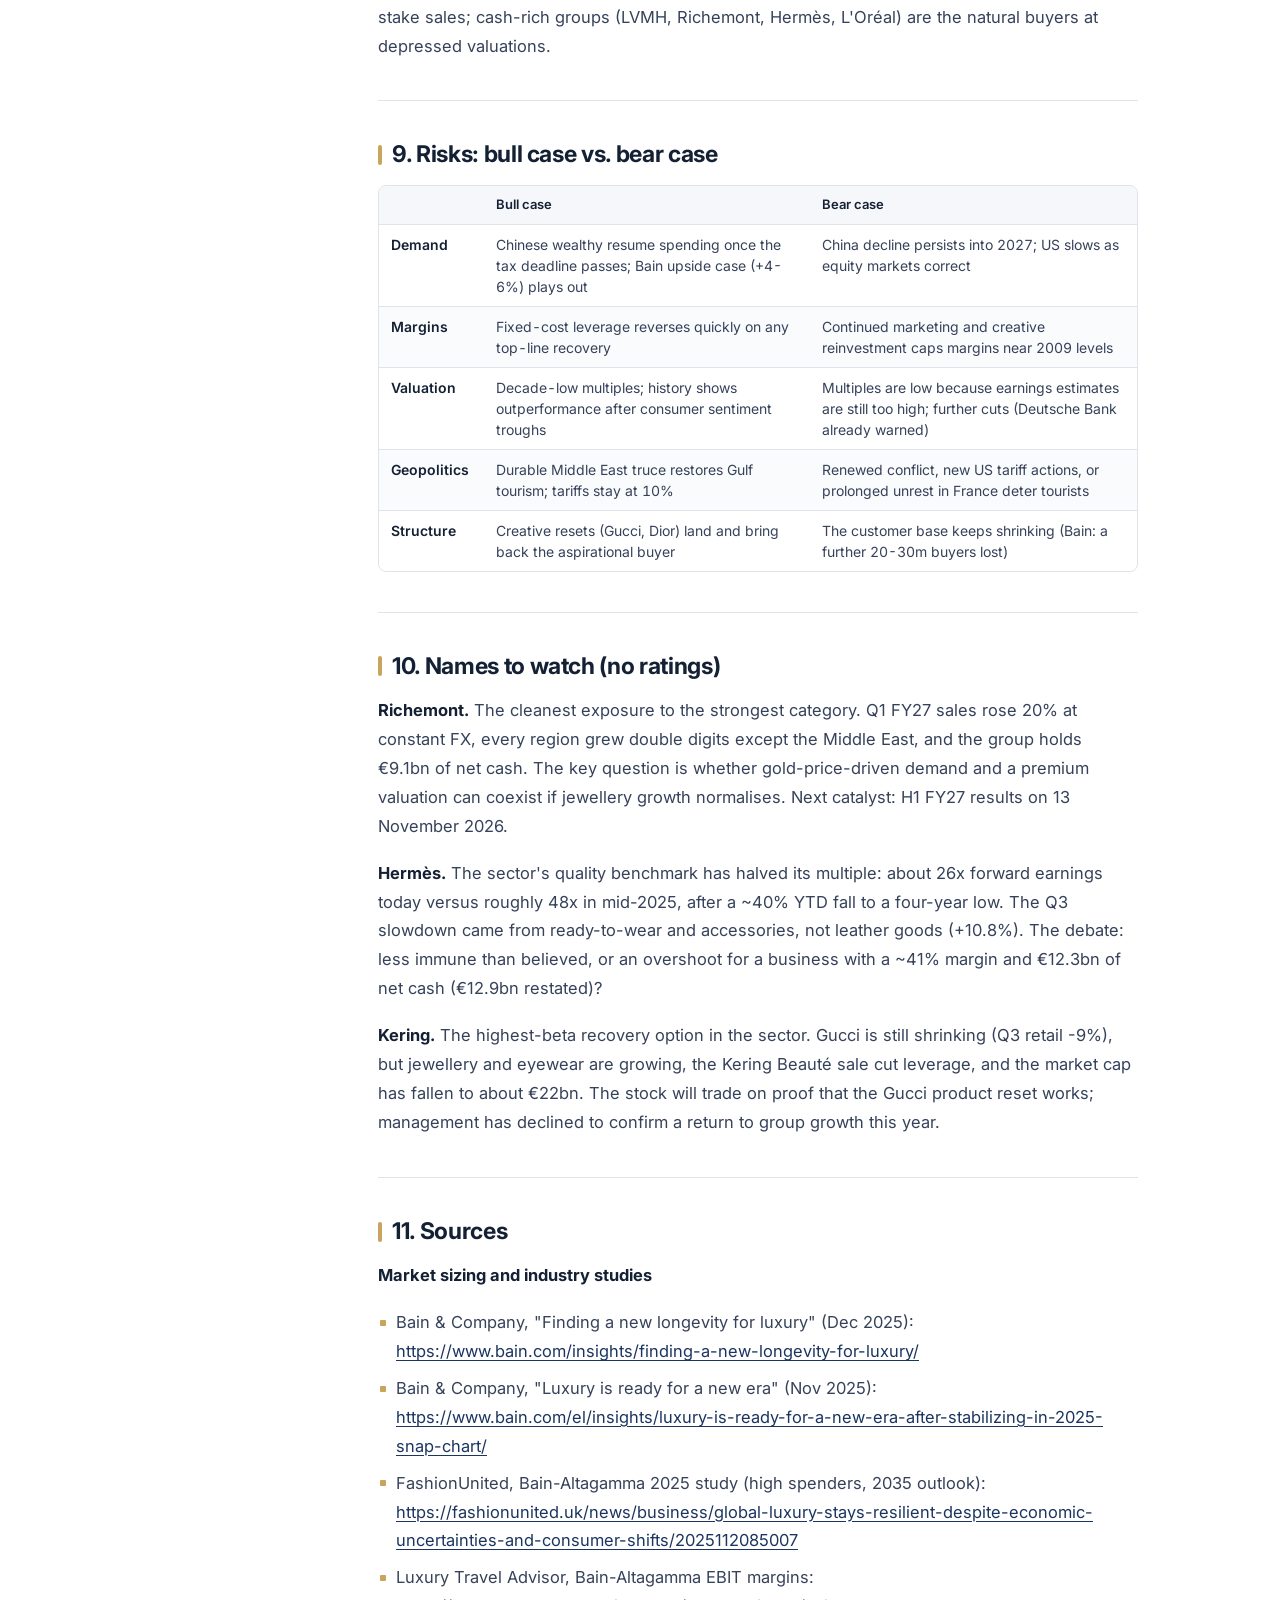
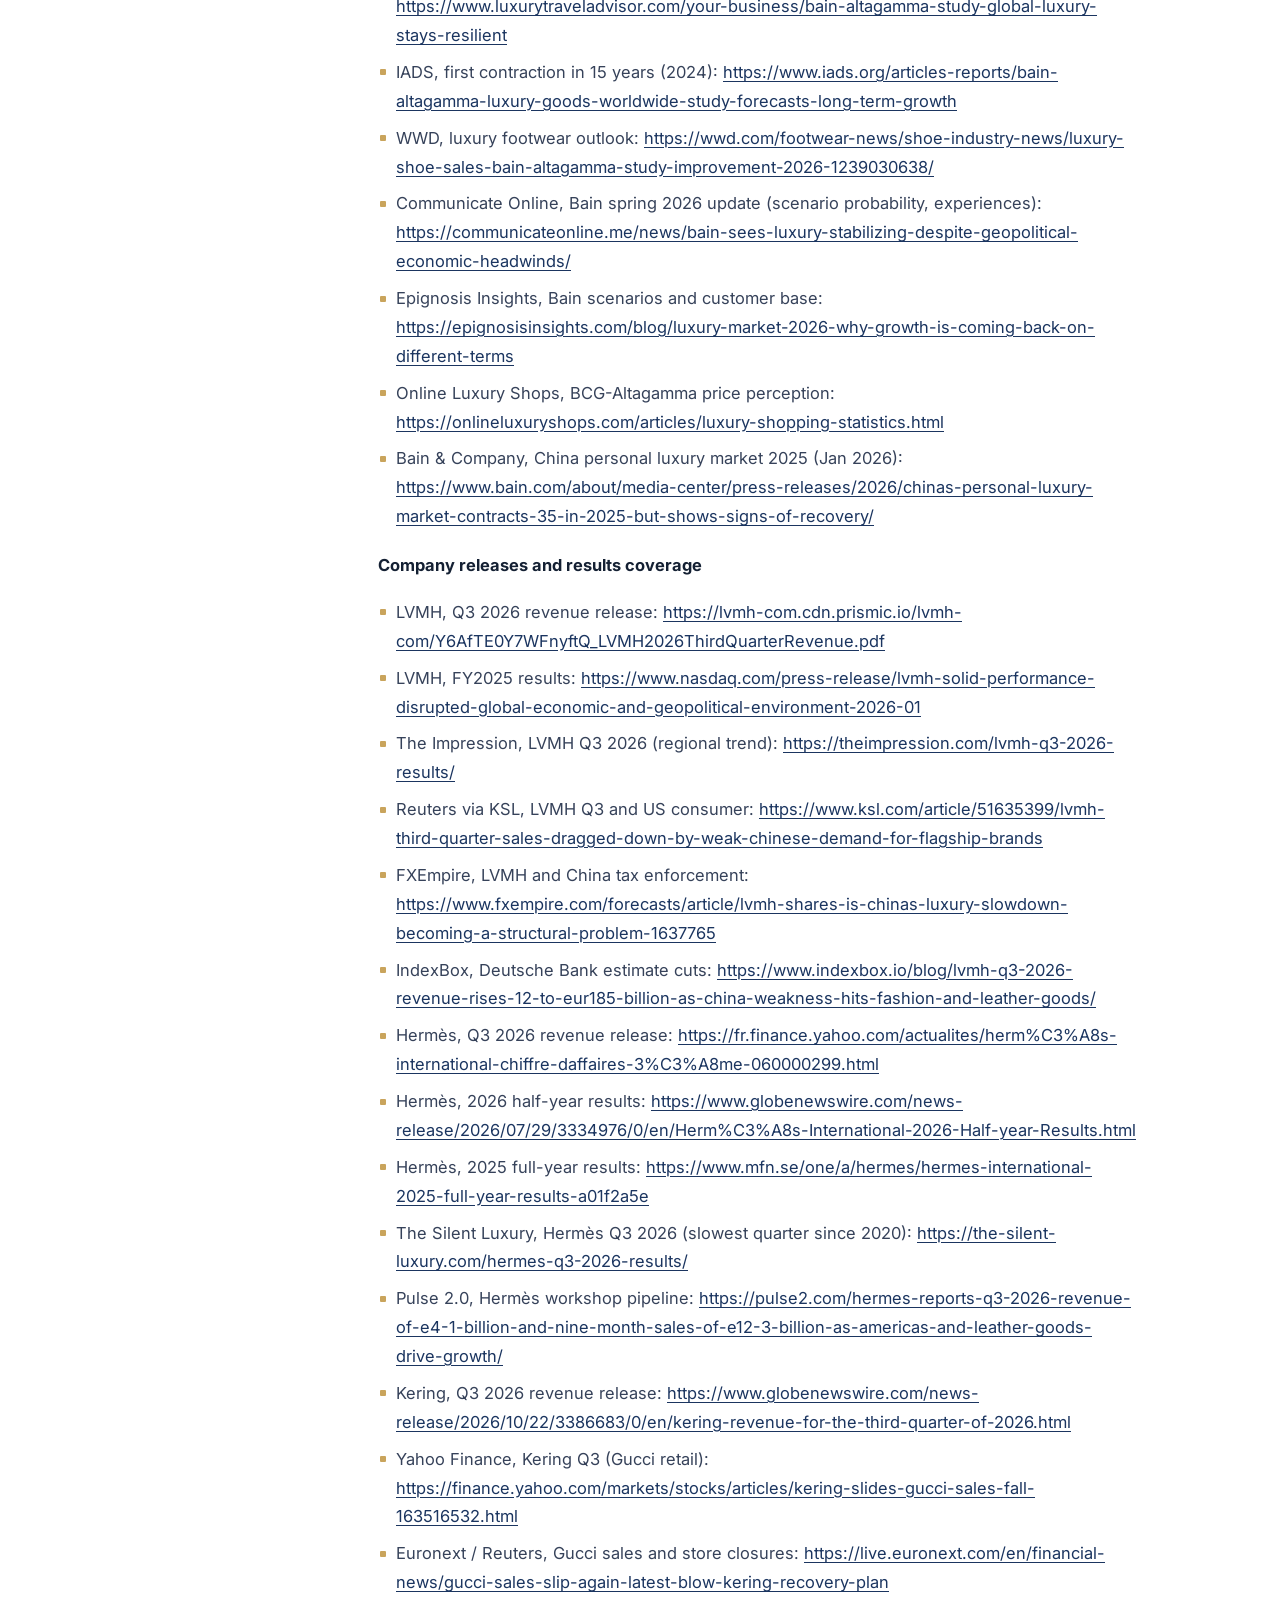
<file: research/sector-overview-01-luxury-goods/index.html>
<!doctype html>
<html lang="en">
<head>
  <meta charset="utf-8">
  <meta name="viewport" content="width=device-width, initial-scale=1">
  <title>Sector Overview #1 | Luxury Goods | October 2026 | Alexis Rondeaux</title>
  <meta name="description" content="The luxury market is stabilising, not recovering: Q3 2026 broke the recovery narrative as China's tax crackdown hit the top cohort, hard luxury outgrew fashion, and sector leaders now trade at decade-low multiples.">
  <meta name="author" content="Alexis Rondeaux">
  <link rel="canonical" href="https://alexisrondeaux.github.io/research/sector-overview-01-luxury-goods/">
  <meta name="theme-color" content="#10264a">

  <!-- Open Graph (LinkedIn, WhatsApp, Slack previews) -->
  <meta property="og:type" content="article">
  <meta property="og:site_name" content="Alexis Rondeaux">
  <meta property="og:title" content="Sector Overview #1 | Luxury Goods | October 2026">
  <meta property="og:description" content="The luxury market is stabilising, not recovering: Q3 2026 broke the recovery narrative as China's tax crackdown hit the top cohort, hard luxury outgrew fashion, and sector leaders now trade at decade-low multiples.">
  <meta property="og:url" content="https://alexisrondeaux.github.io/research/sector-overview-01-luxury-goods/">
  <meta property="og:image" content="https://alexisrondeaux.github.io/research/sector-overview-01-luxury-goods/charts/chart5_performance.png">
  <meta property="og:image:width" content="1280">
  <meta property="og:image:height" content="720">
  <meta property="og:image:alt" content="12-month share price change of luxury stocks vs Stoxx 600">
  <meta property="og:locale" content="en_US">
  <meta property="article:published_time" content="2026-10-29">
  <meta property="article:author" content="Alexis Rondeaux">
  <meta name="twitter:card" content="summary_large_image">

  <link rel="icon" href="../../assets/favicon.svg" type="image/svg+xml">
  <link rel="preconnect" href="https://fonts.googleapis.com">
  <link rel="preconnect" href="https://fonts.gstatic.com" crossorigin>
  <link href="https://fonts.googleapis.com/css2?family=Inter:wght@400;500;600;700;800&display=swap" rel="stylesheet">
  <link rel="stylesheet" href="../../styles.css?v=20261101">
</head>
<body data-page="report" data-root="../../">
  <a class="skip-link" href="#main">Skip to content</a>
  <nav class="site-nav" id="site-nav" aria-label="Main"></nav>
  <main id="main">
    <noscript>
      <div class="container" style="padding:40px 20px">
        <p>This site needs JavaScript to display the report. You can <a href="sector-overview-01-luxury-goods-oct-2026.pdf">download the full report (PDF)</a>.</p>
      </div>
    </noscript>
  </main>
  <footer class="site-footer" id="site-footer"></footer>
  <script src="../../content.js?v=20261101"></script>
  <script src="../../main.js?v=20261101"></script>
</body>
</html>
</file>
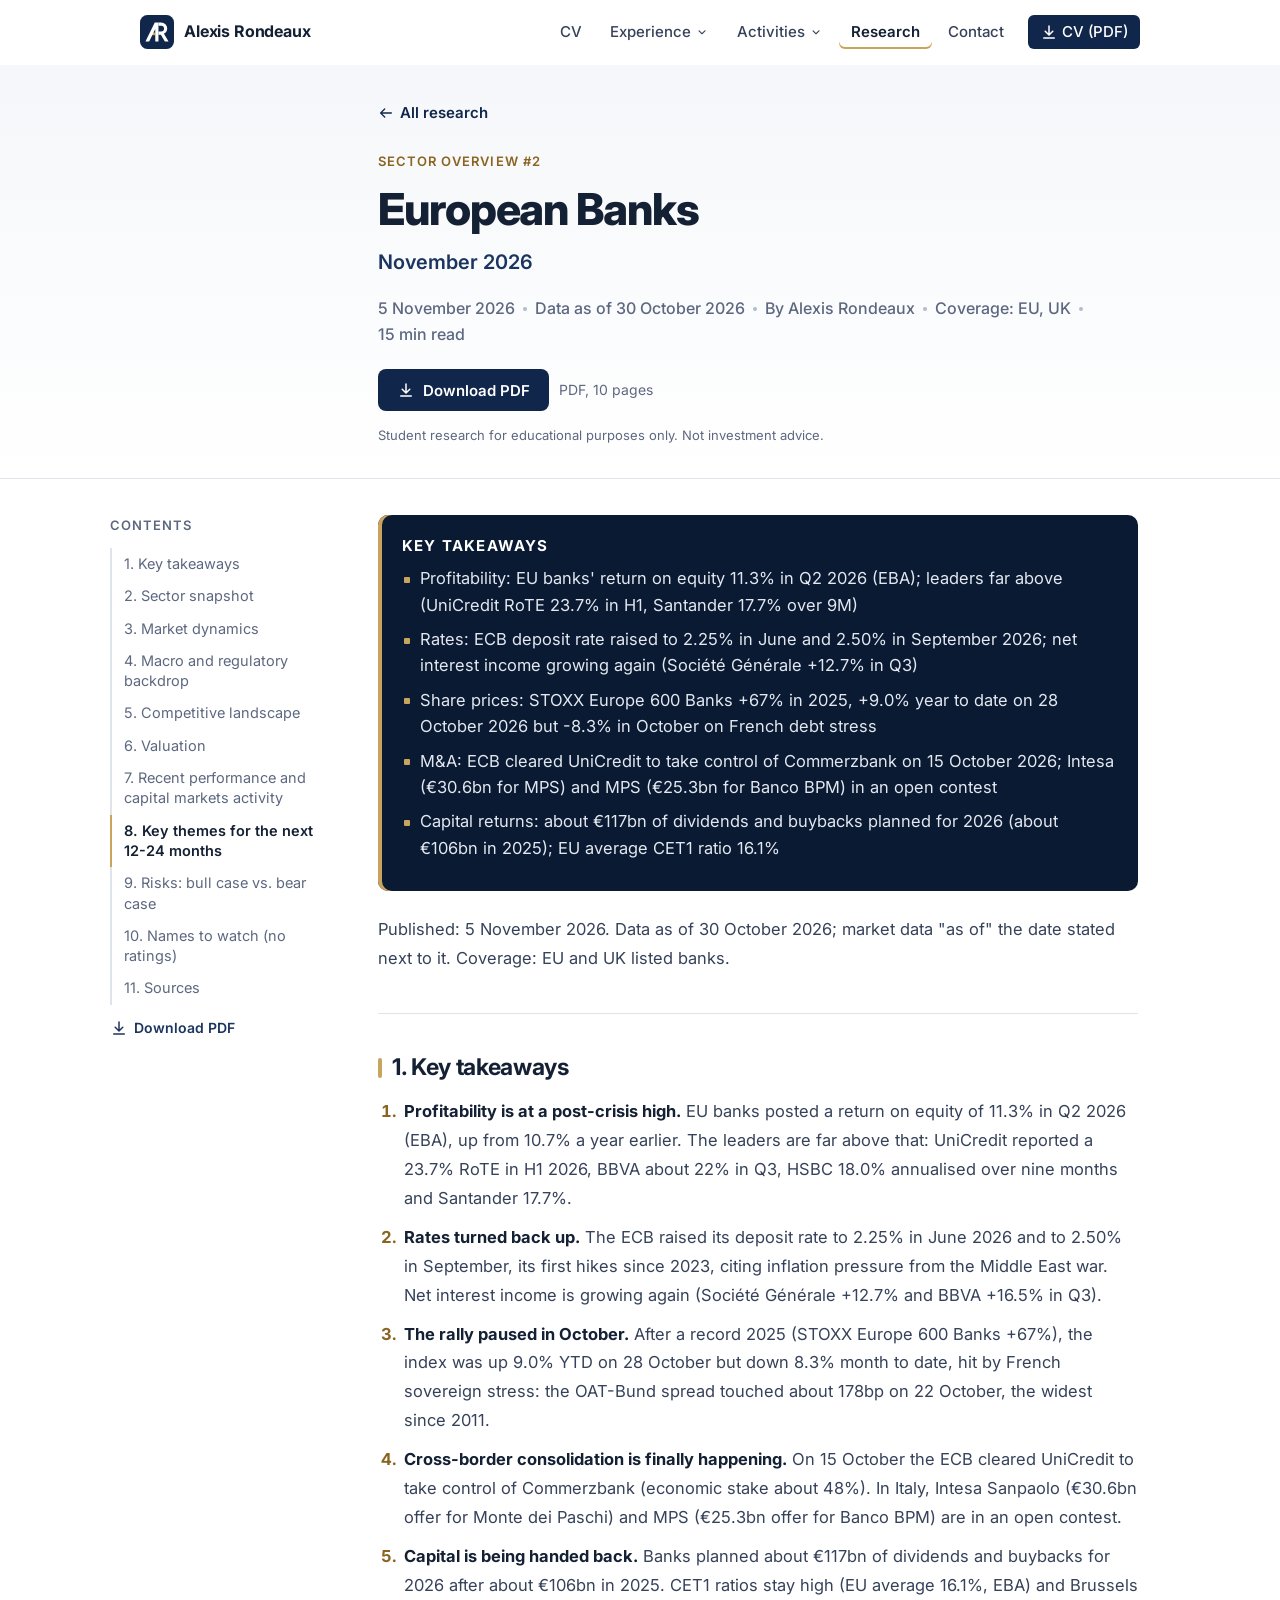
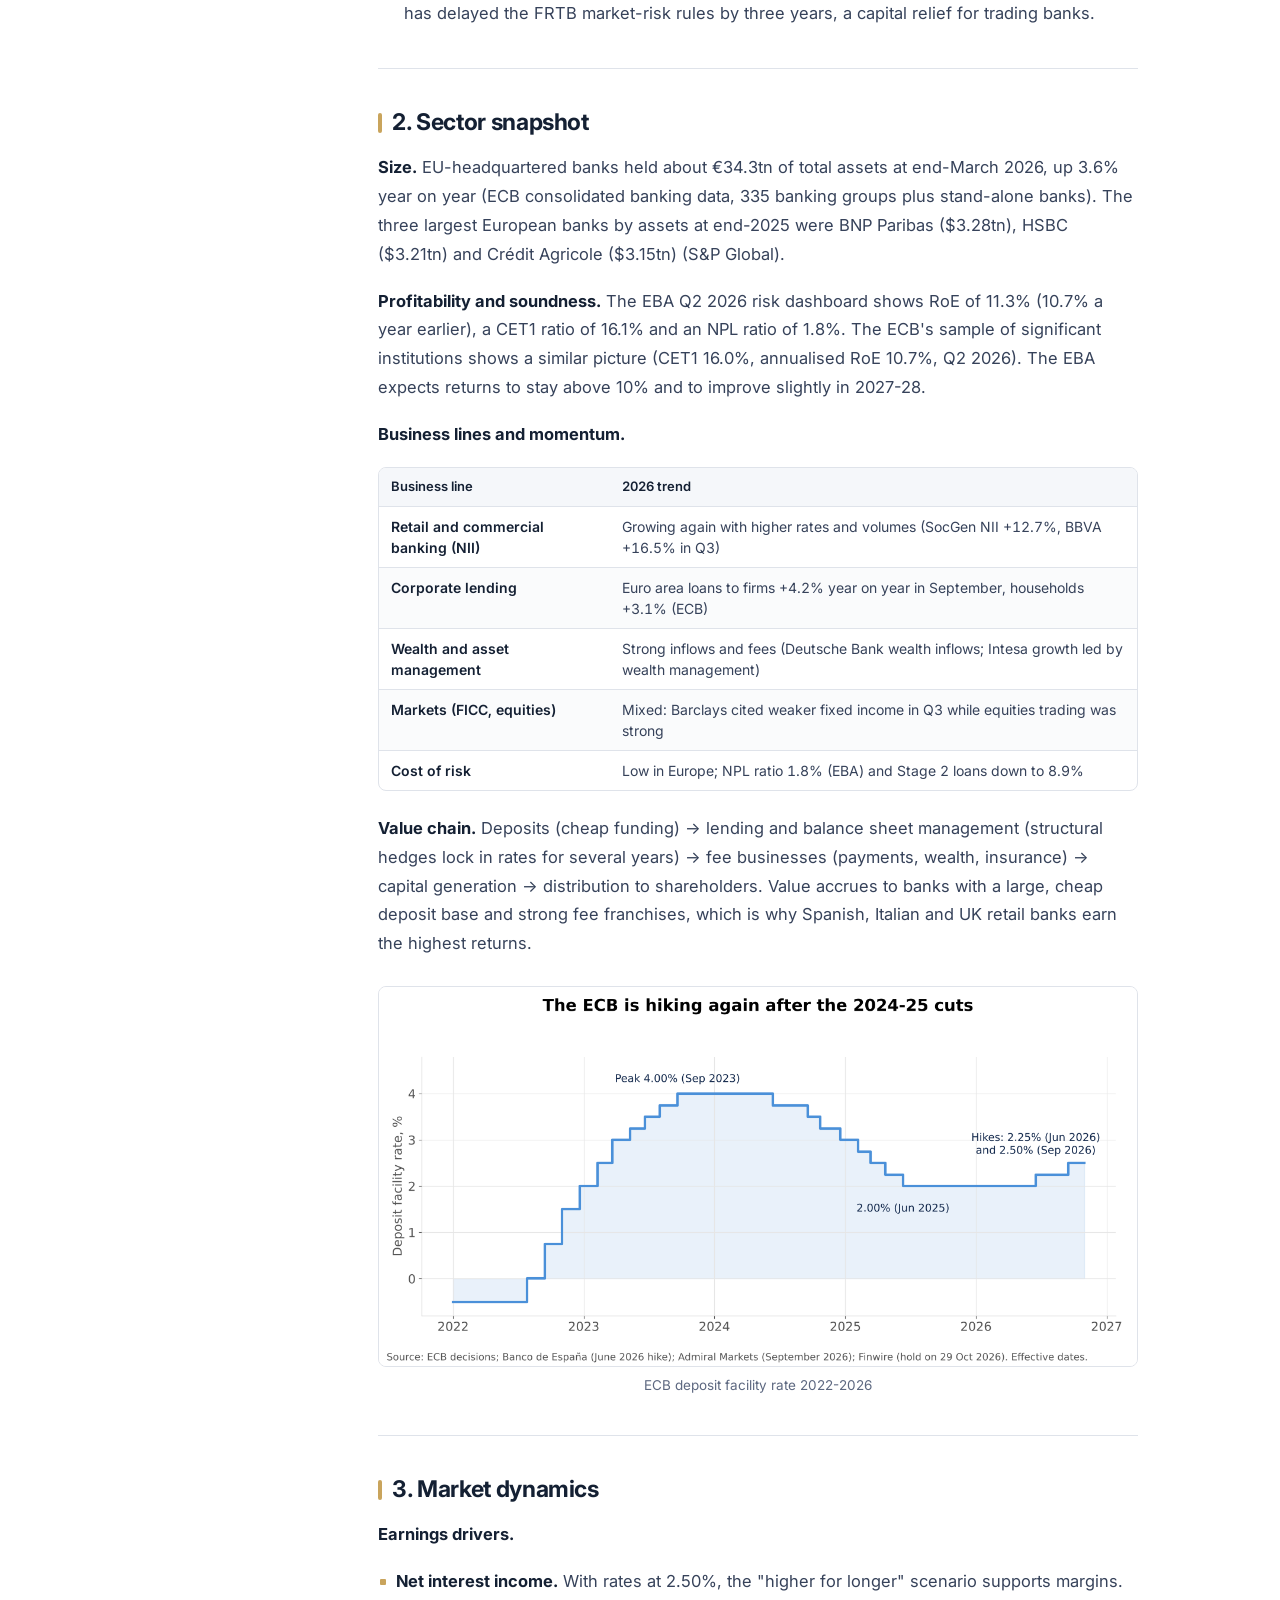
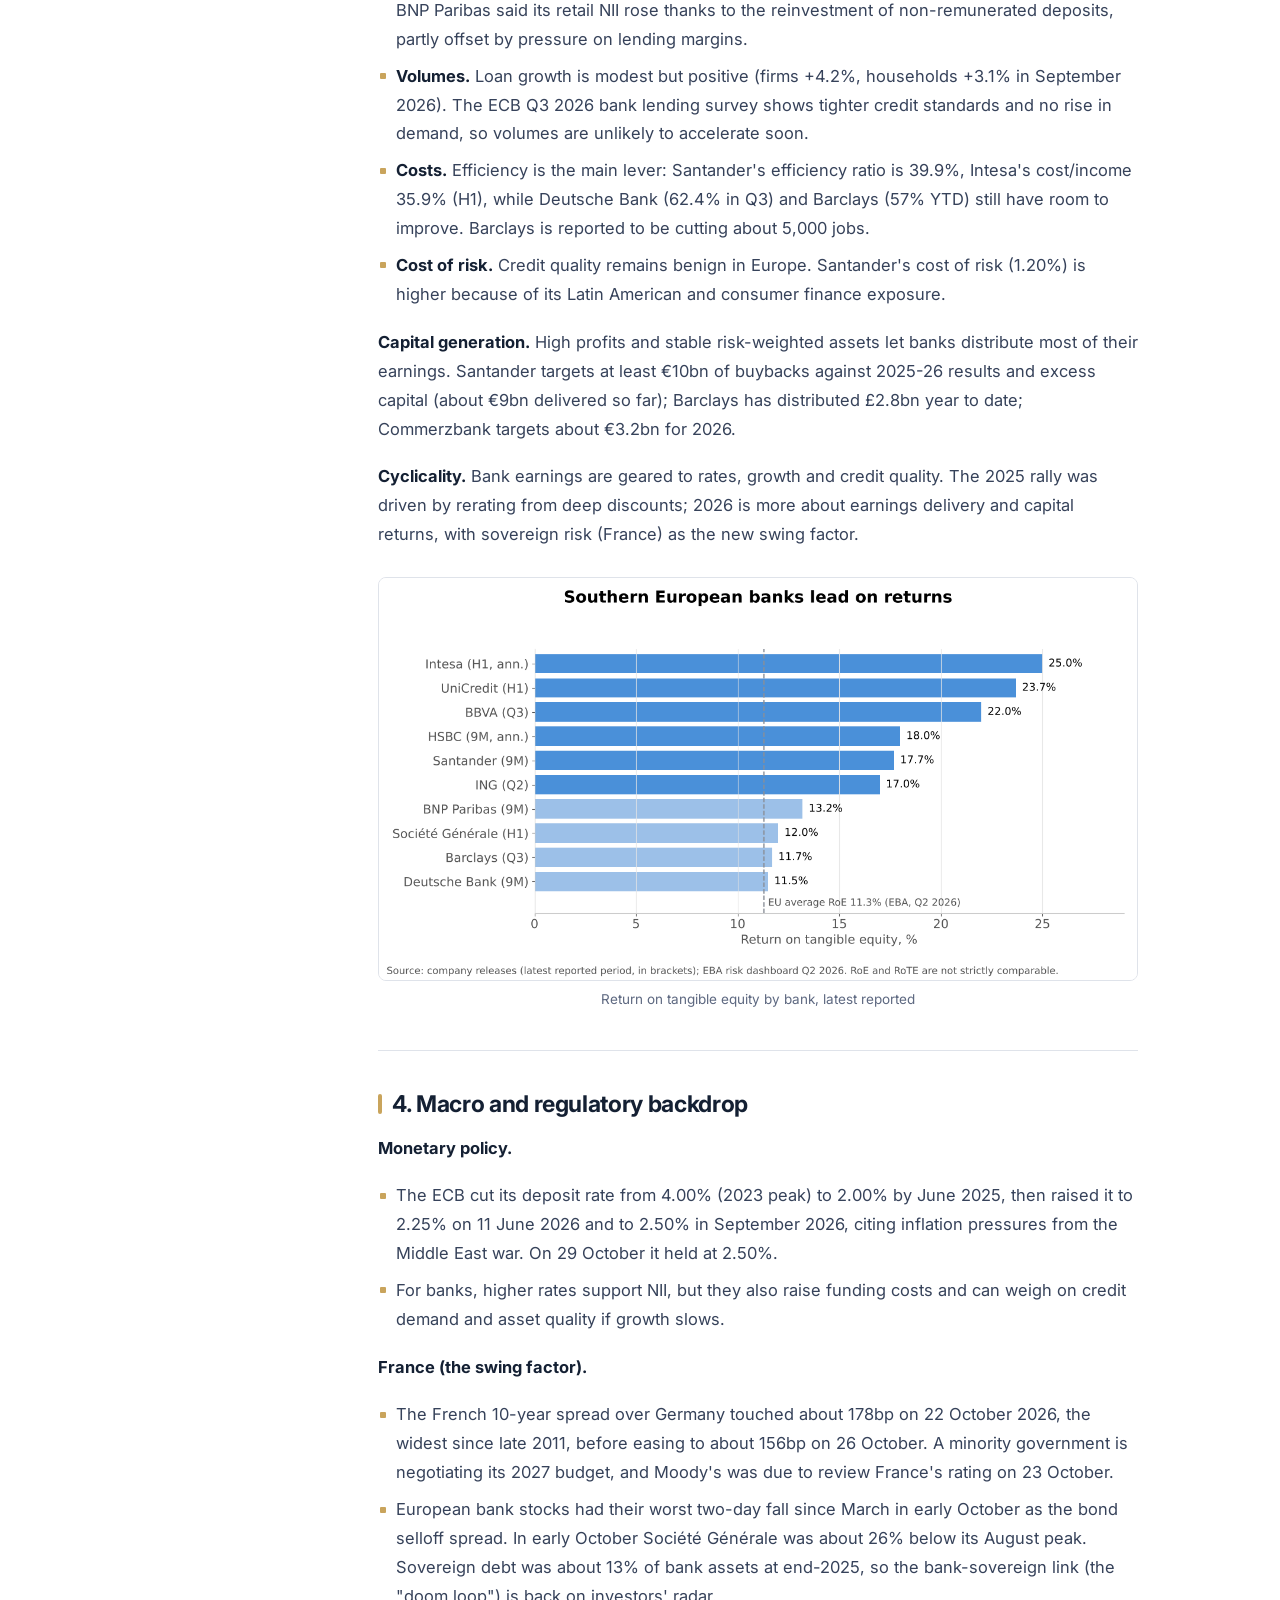
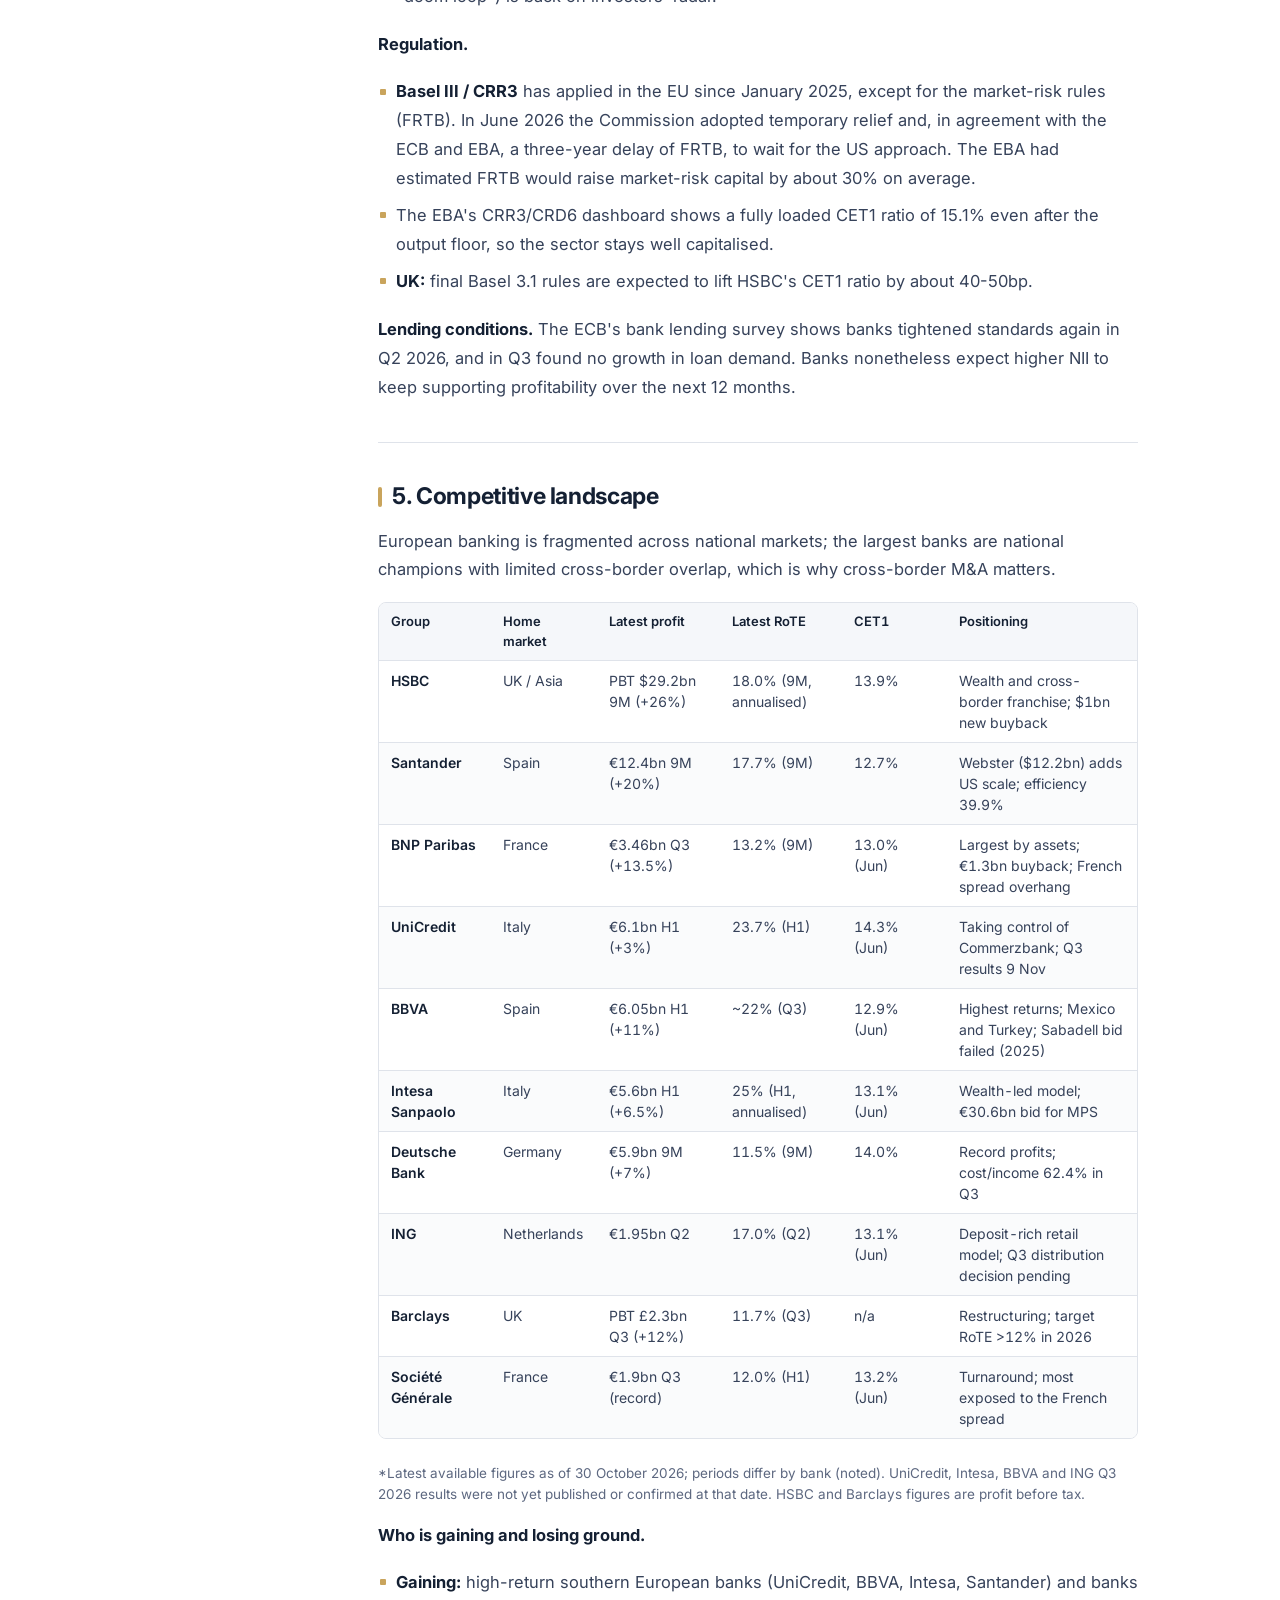
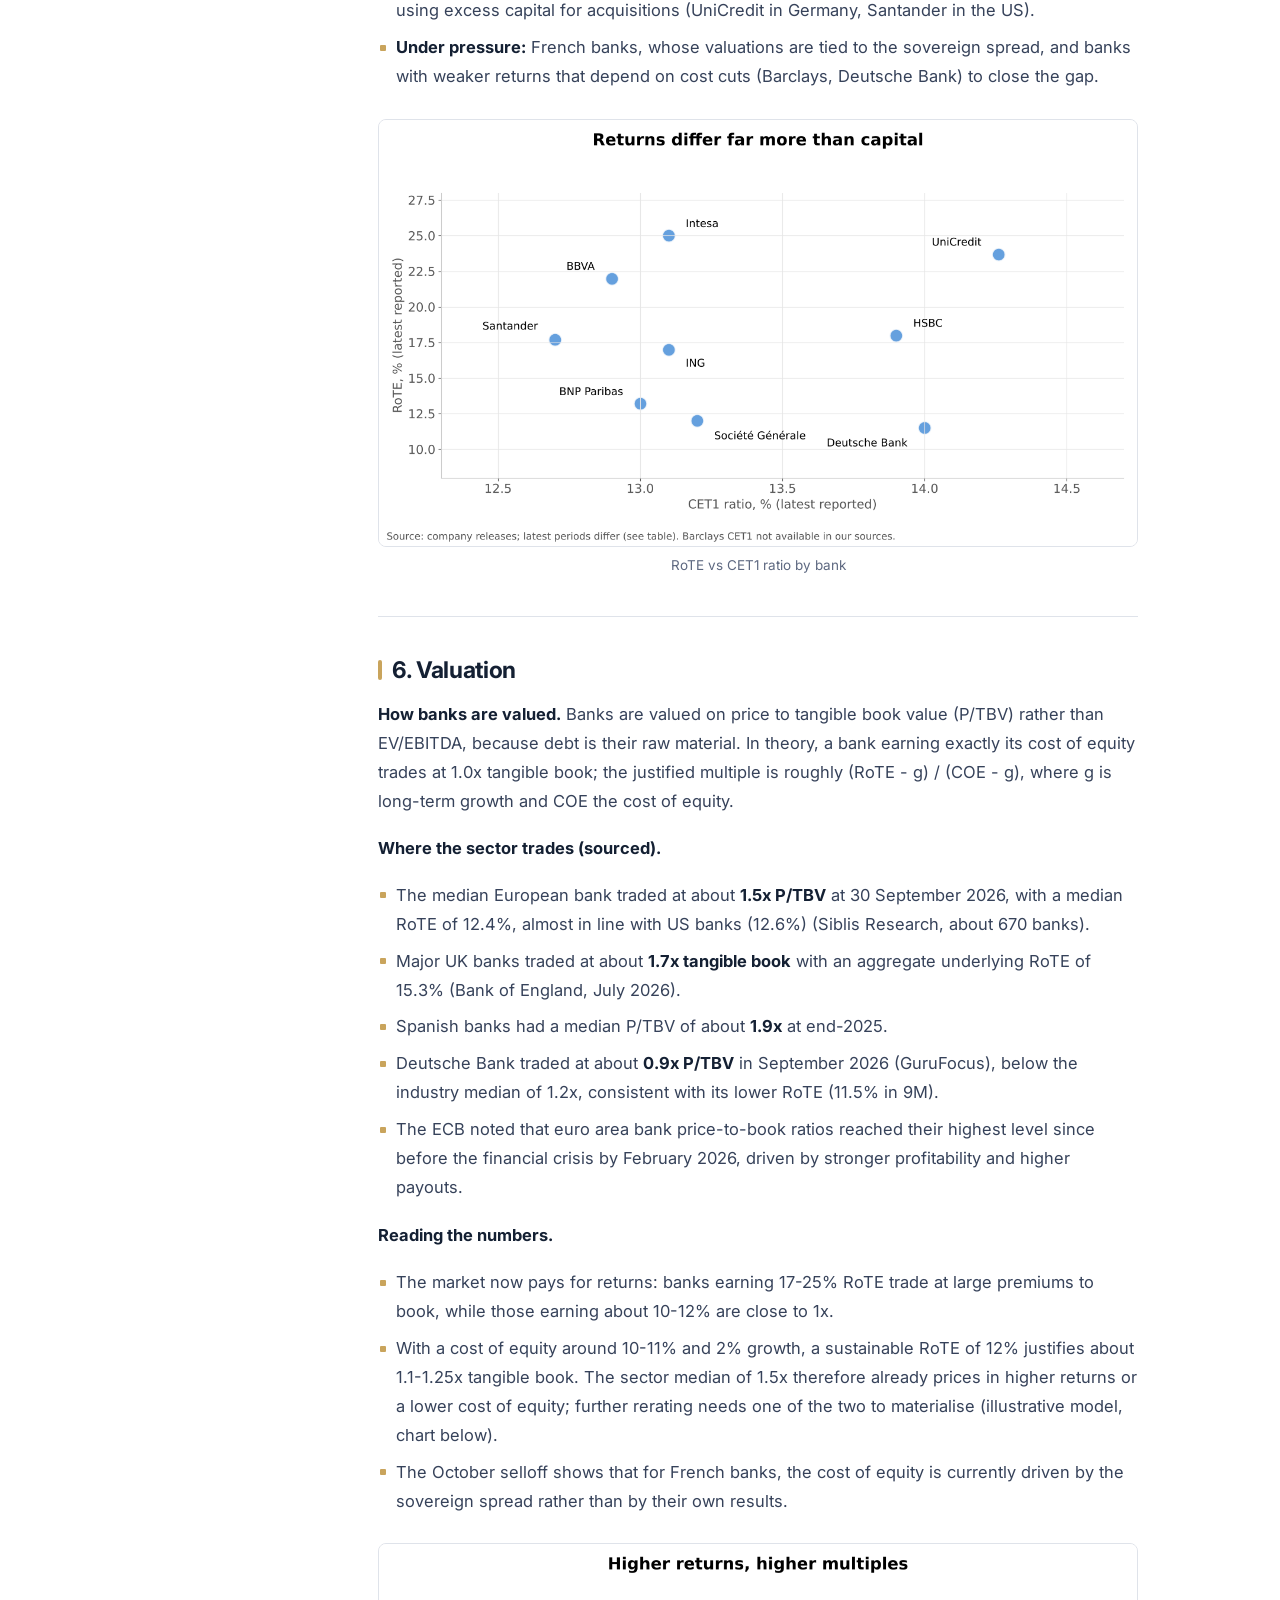
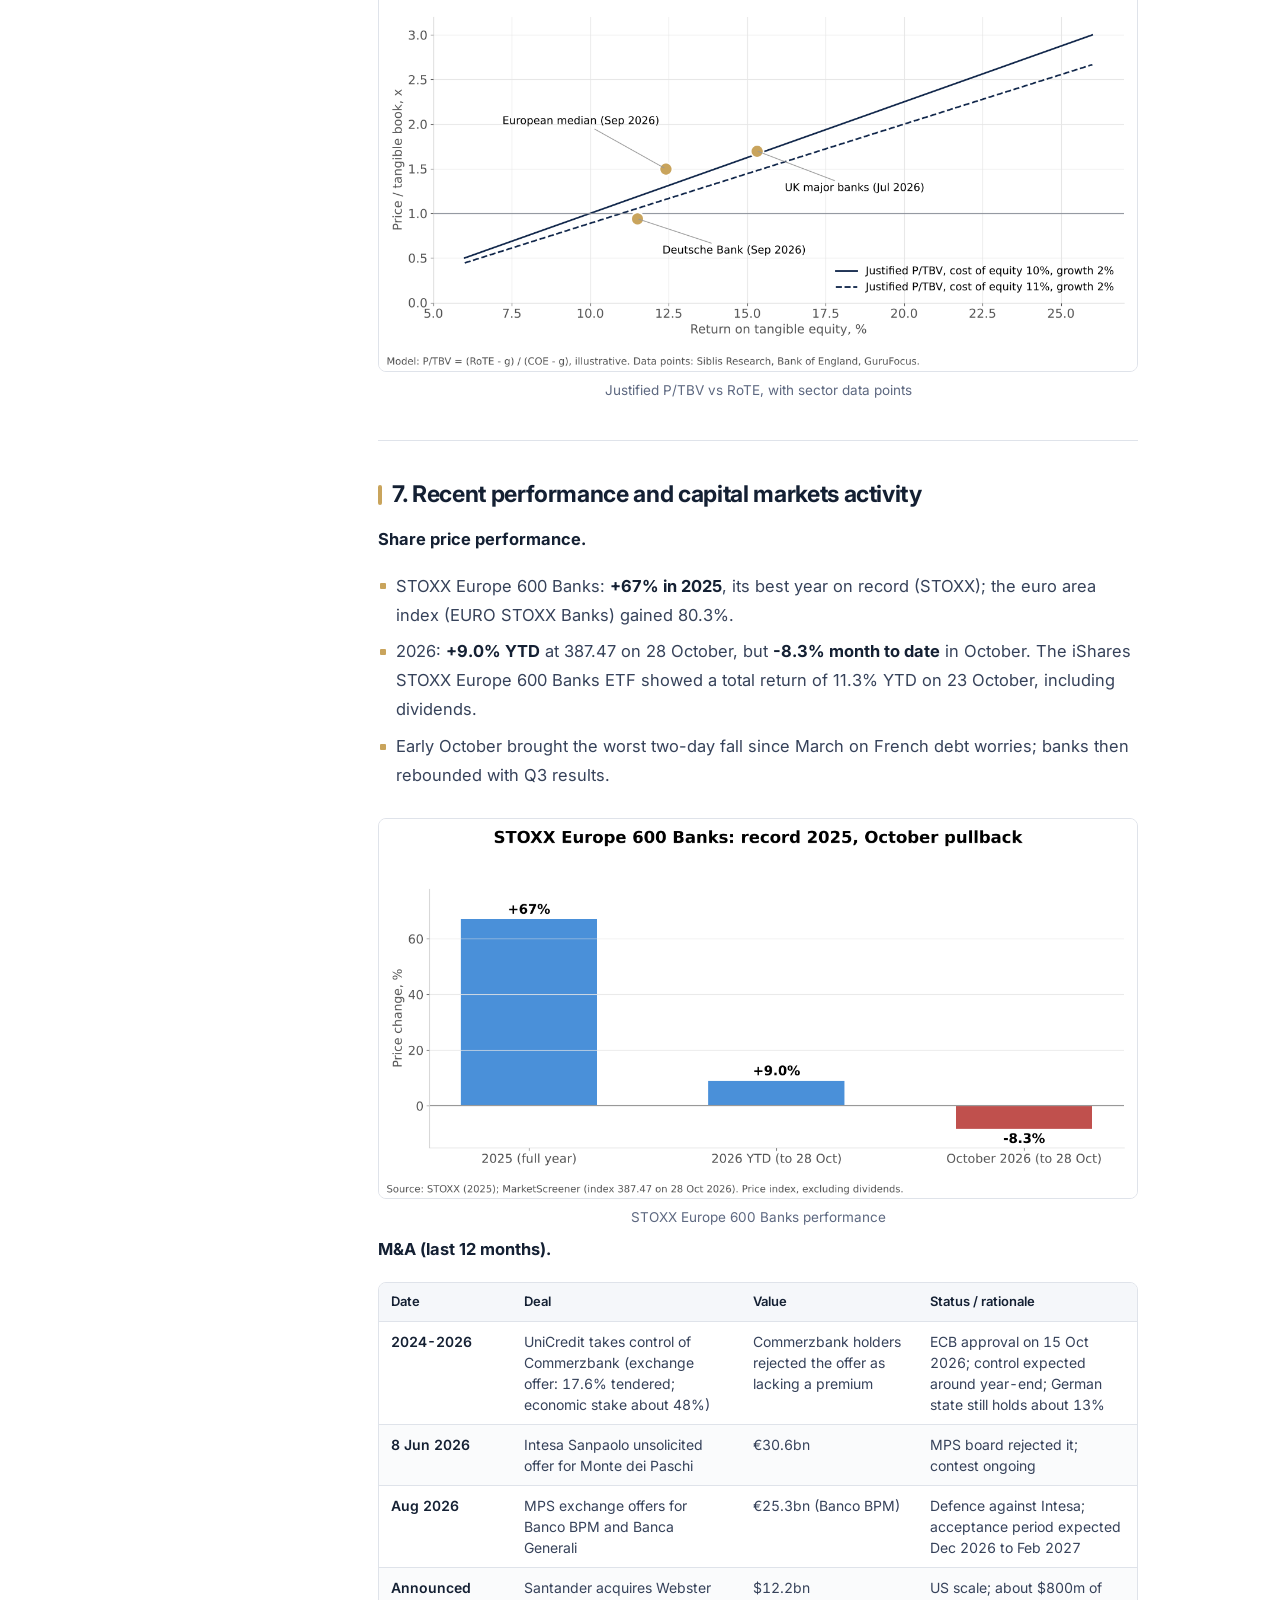
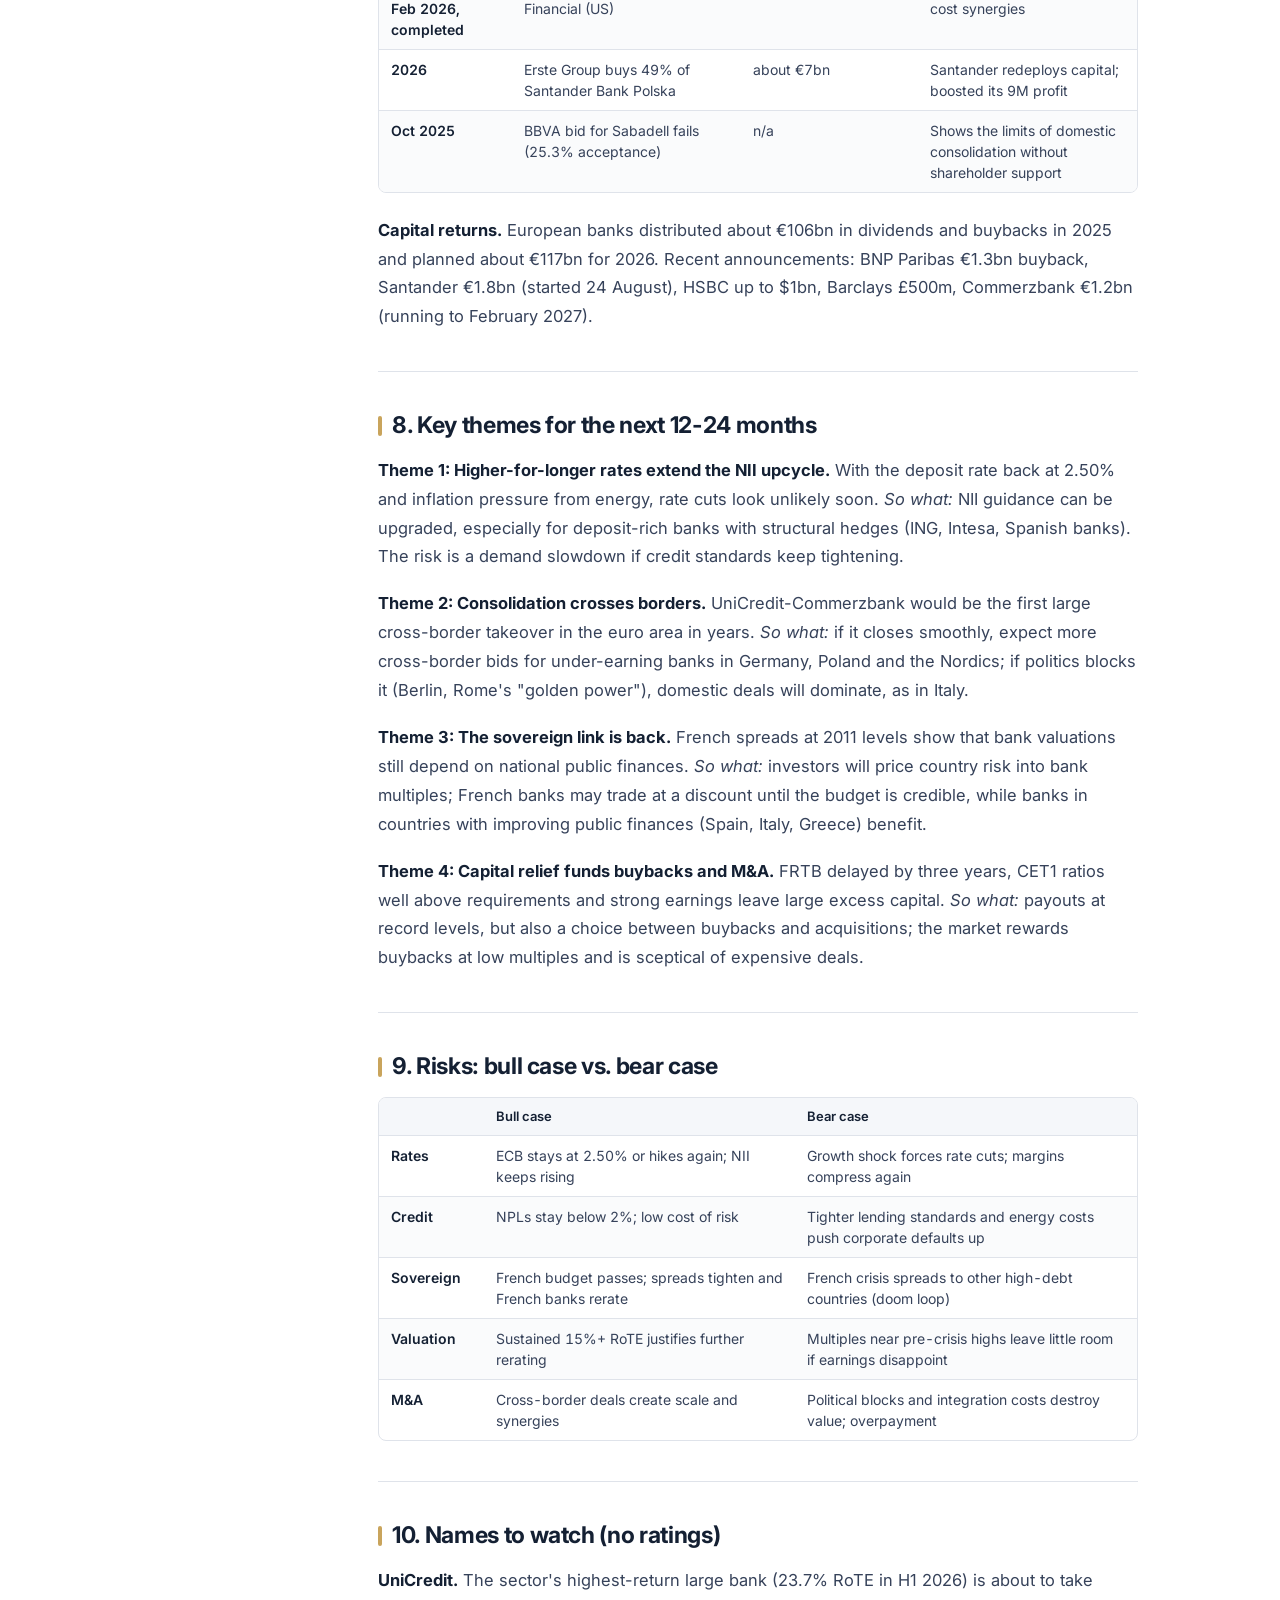
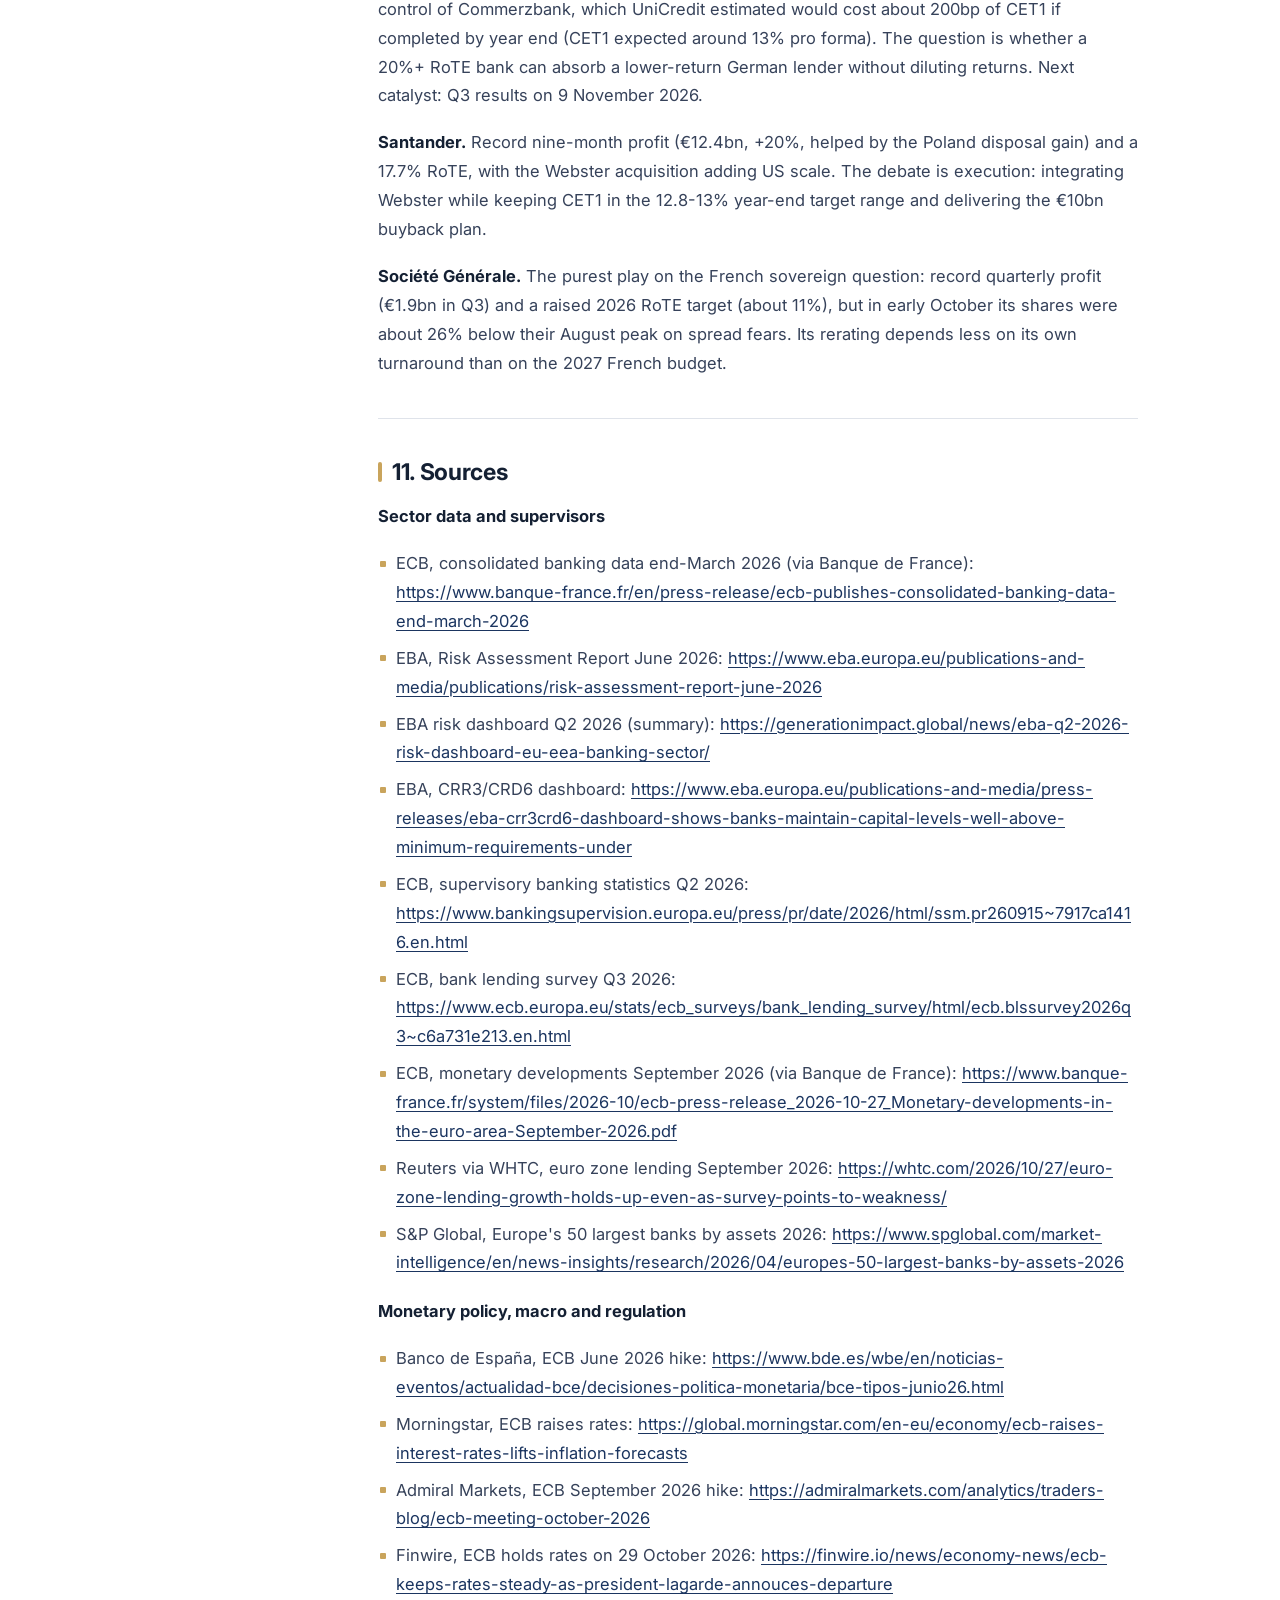
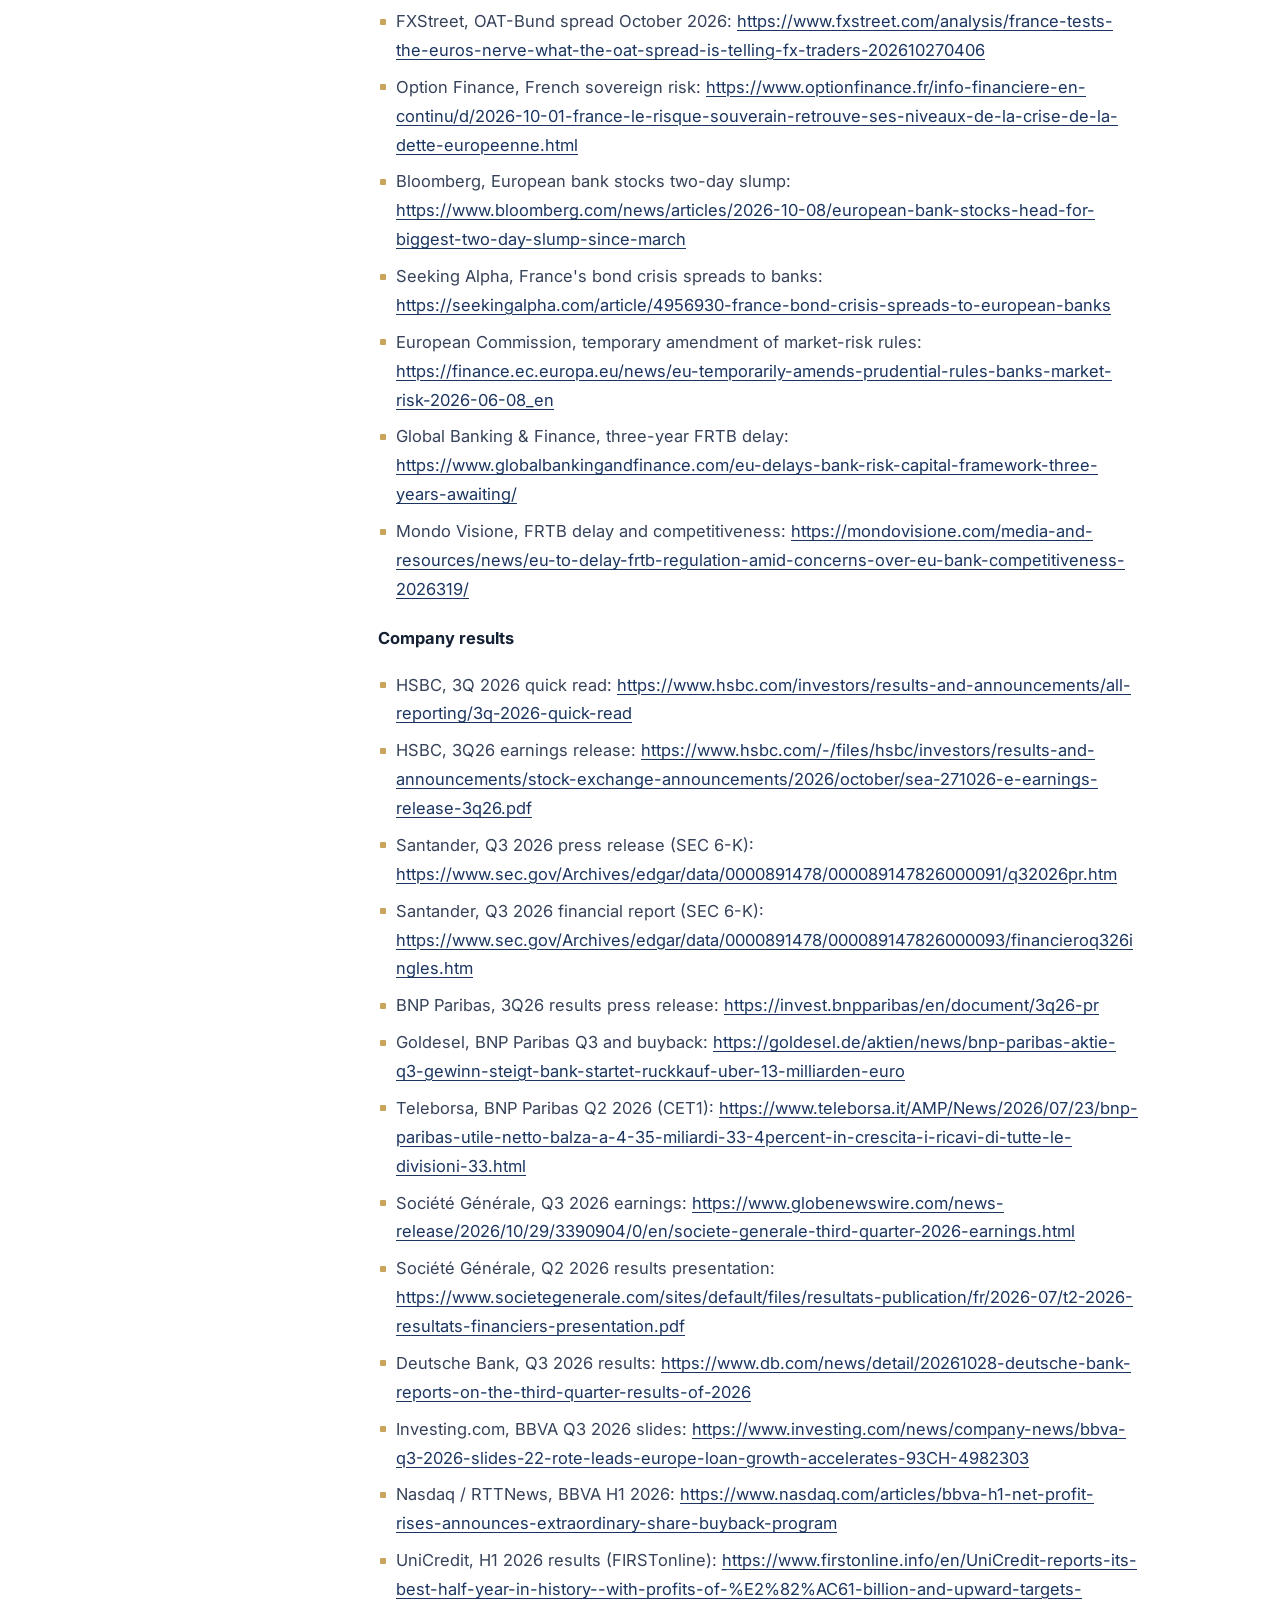
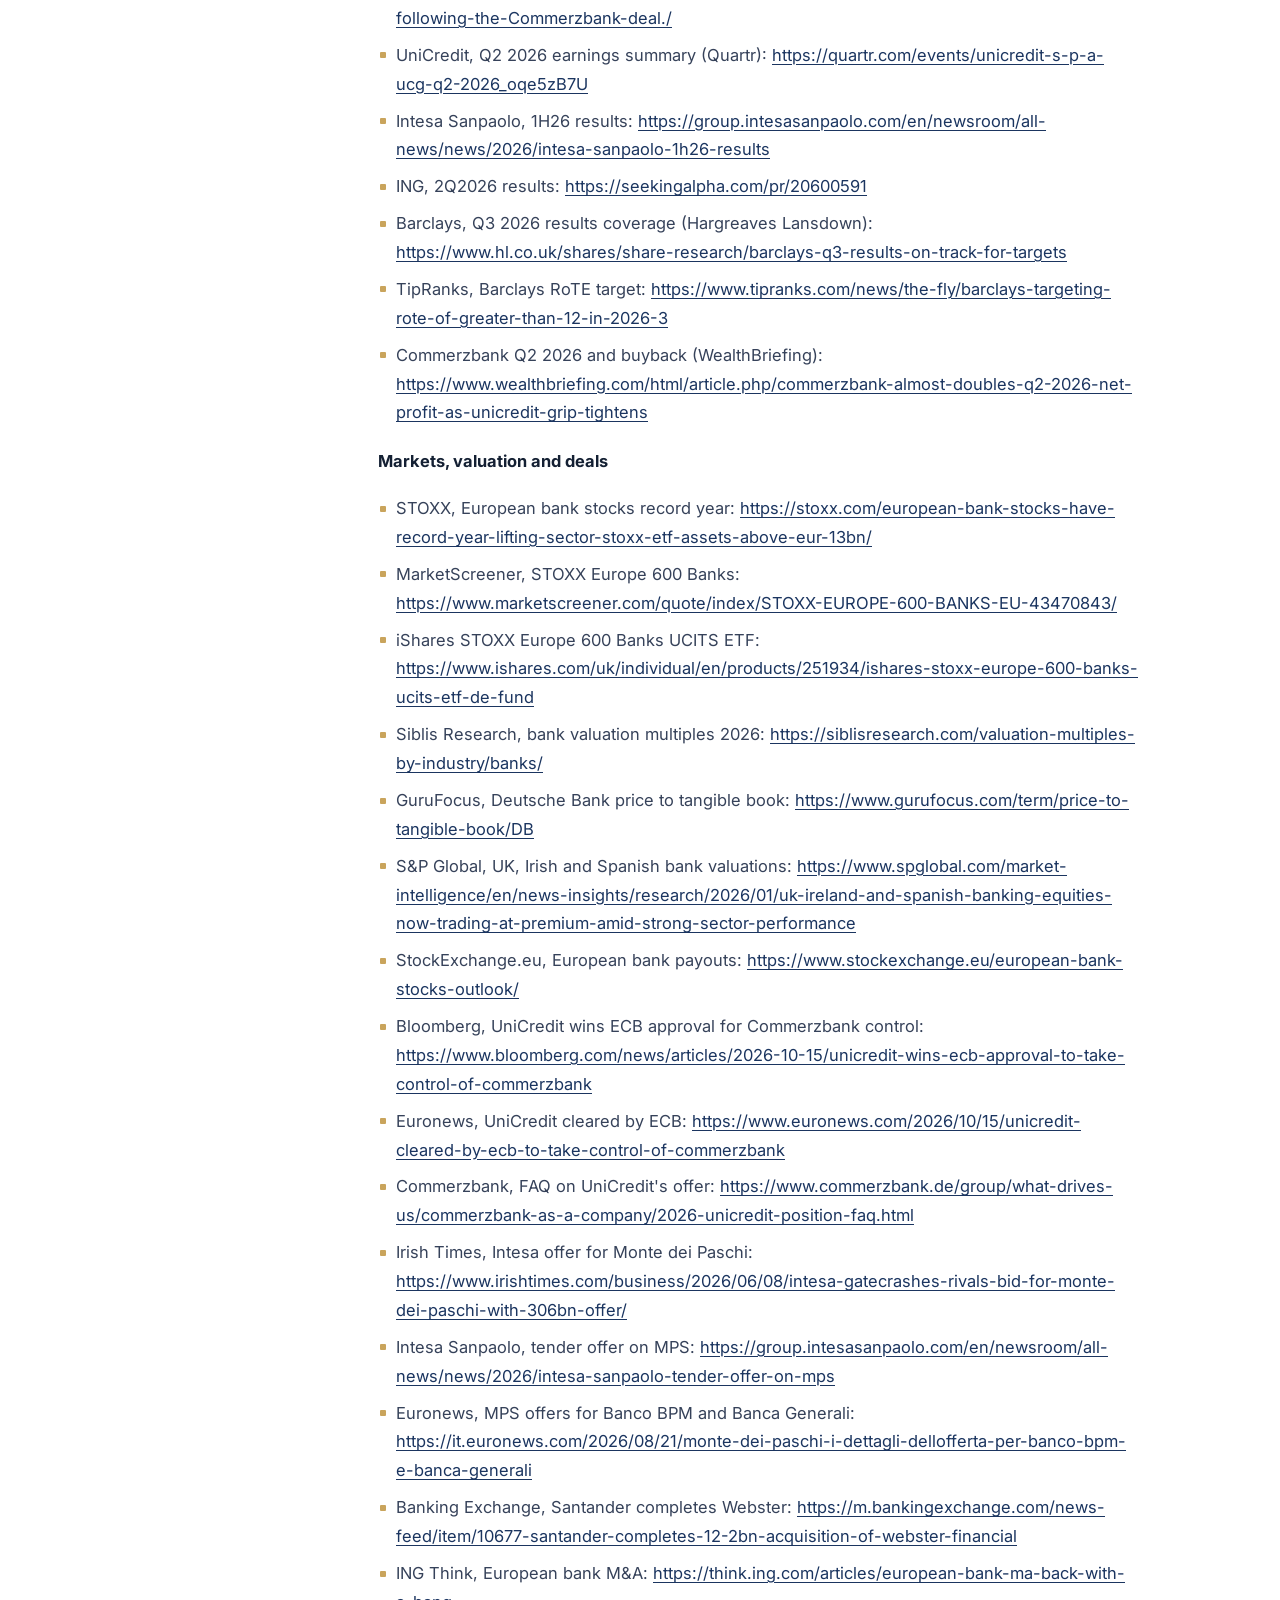
<file: research/sector-overview-02-european-banks/index.html>
<!doctype html>
<html lang="en">
<head>
  <meta charset="utf-8">
  <meta name="viewport" content="width=device-width, initial-scale=1">
  <title>Sector Overview #2 | European Banks | November 2026 | Alexis Rondeaux</title>
  <meta name="description" content="European banks are earning their best returns since the financial crisis as the ECB hikes again, but French sovereign stress halted the rally in October while UniCredit's move on Commerzbank opens a new phase of cross-border consolidation.">
  <meta name="author" content="Alexis Rondeaux">
  <link rel="canonical" href="https://alexisrondeaux.github.io/research/sector-overview-02-european-banks/">
  <meta name="theme-color" content="#10264a">

  <!-- Open Graph (LinkedIn, WhatsApp, Slack previews) -->
  <meta property="og:type" content="article">
  <meta property="og:site_name" content="Alexis Rondeaux">
  <meta property="og:title" content="Sector Overview #2 | European Banks | November 2026">
  <meta property="og:description" content="European banks are earning their best returns since the financial crisis as the ECB hikes again, but French sovereign stress halted the rally in October while UniCredit's move on Commerzbank opens a new phase of cross-border consolidation.">
  <meta property="og:url" content="https://alexisrondeaux.github.io/research/sector-overview-02-european-banks/">
  <meta property="og:image" content="https://alexisrondeaux.github.io/research/sector-overview-02-european-banks/charts/chart2_rote.png">
  <meta property="og:image:width" content="1280">
  <meta property="og:image:height" content="680">
  <meta property="og:image:alt" content="Return on tangible equity by European bank">
  <meta property="og:locale" content="en_US">
  <meta property="article:published_time" content="2026-11-05">
  <meta property="article:author" content="Alexis Rondeaux">
  <meta name="twitter:card" content="summary_large_image">

  <link rel="icon" href="../../assets/favicon.svg" type="image/svg+xml">
  <link rel="preconnect" href="https://fonts.googleapis.com">
  <link rel="preconnect" href="https://fonts.gstatic.com" crossorigin>
  <link href="https://fonts.googleapis.com/css2?family=Inter:wght@400;500;600;700;800&display=swap" rel="stylesheet">
  <link rel="stylesheet" href="../../styles.css?v=20261101">
</head>
<body data-page="report" data-root="../../">
  <a class="skip-link" href="#main">Skip to content</a>
  <nav class="site-nav" id="site-nav" aria-label="Main"></nav>
  <main id="main">
    <noscript>
      <div class="container" style="padding:40px 20px">
        <p>This site needs JavaScript to display the report. You can <a href="sector-overview-02-european-banks-nov-2026.pdf">download the full report (PDF)</a>.</p>
      </div>
    </noscript>
  </main>
  <footer class="site-footer" id="site-footer"></footer>
  <script src="../../content.js?v=20261101"></script>
  <script src="../../main.js?v=20261101"></script>
</body>
</html>
</file>
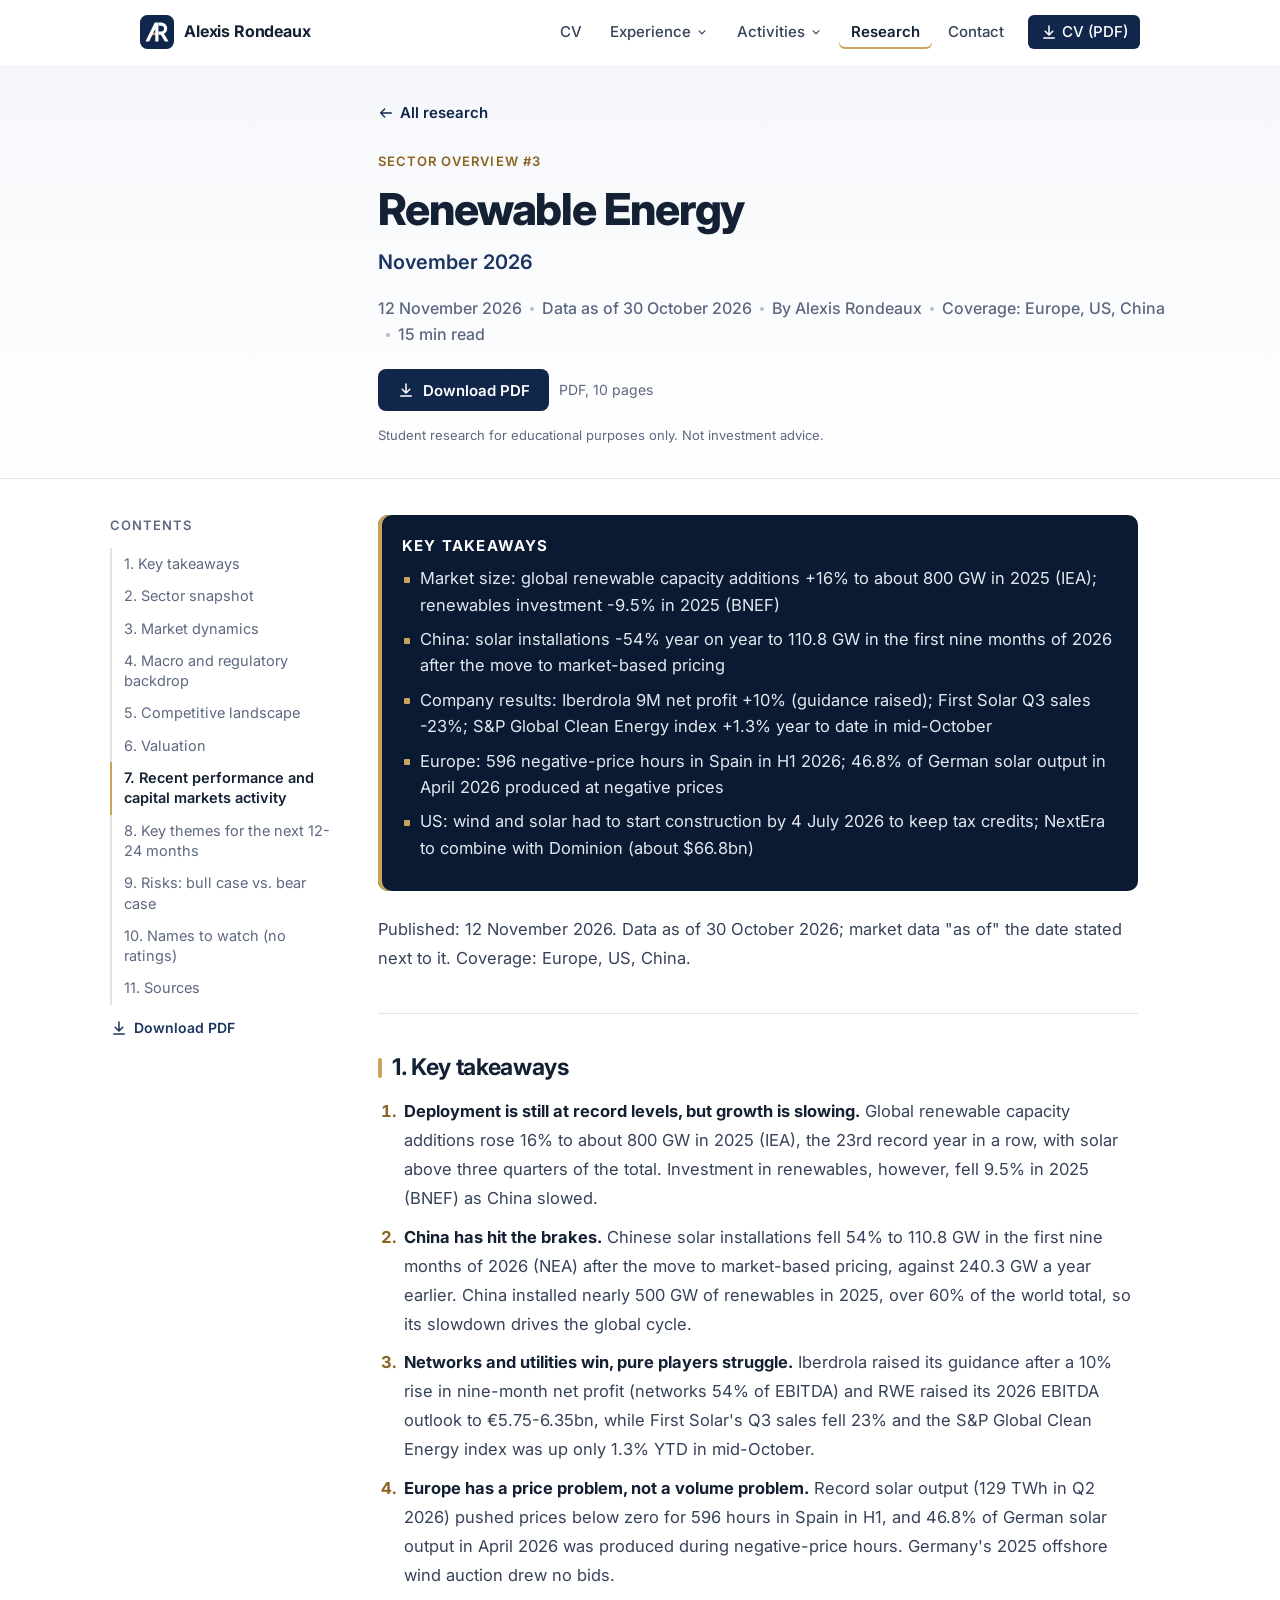
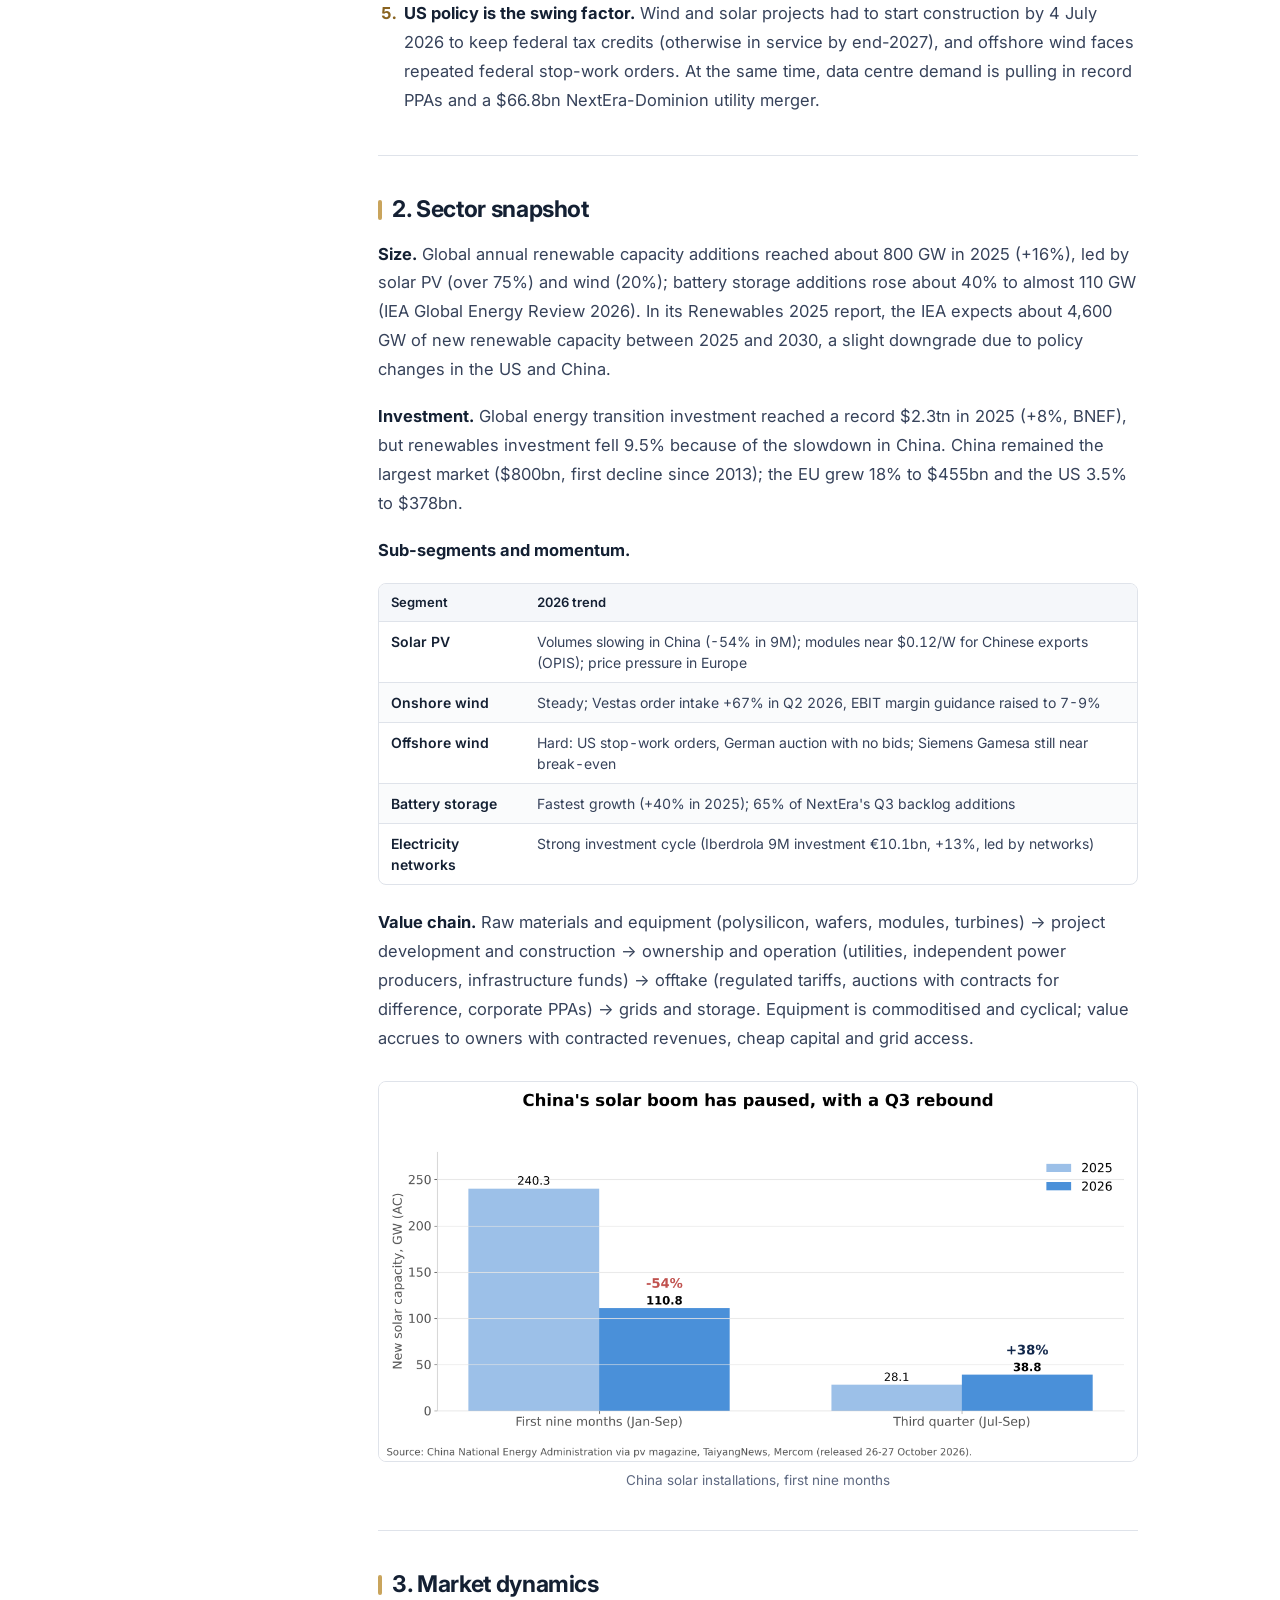
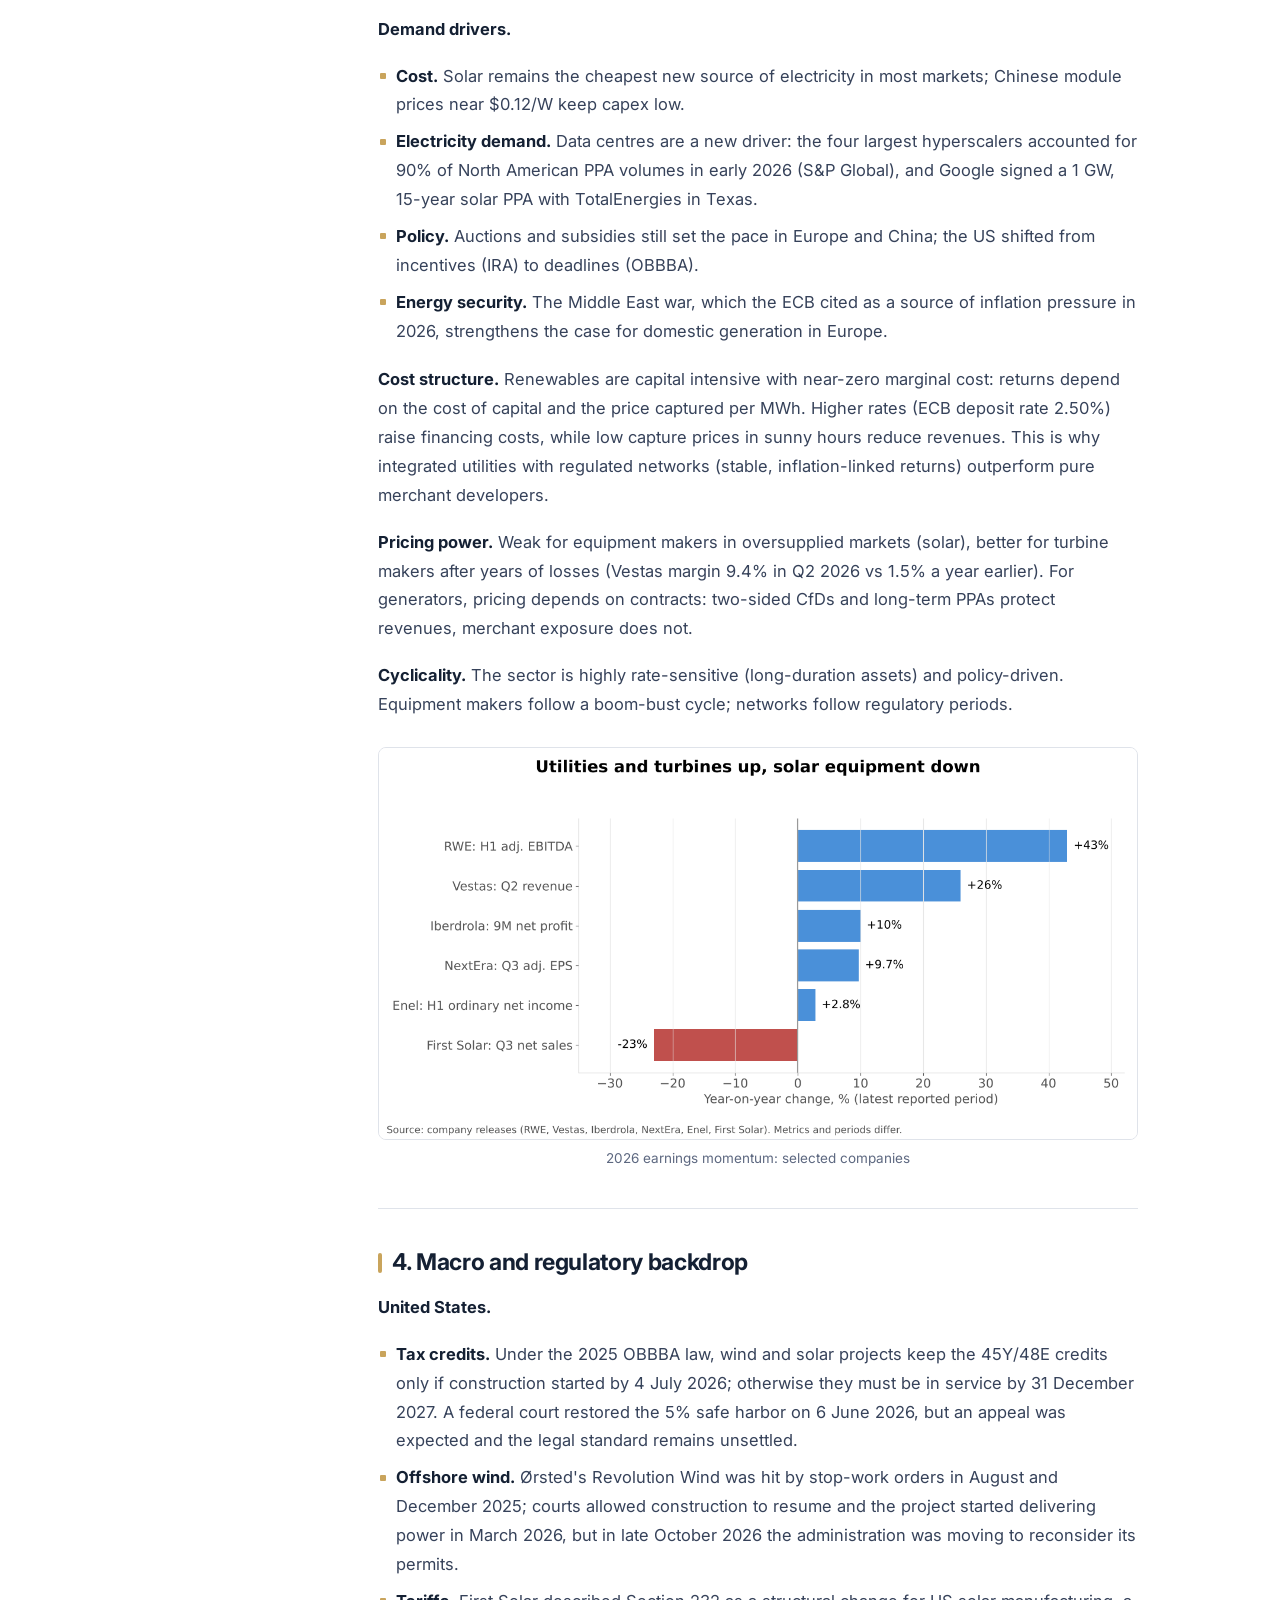
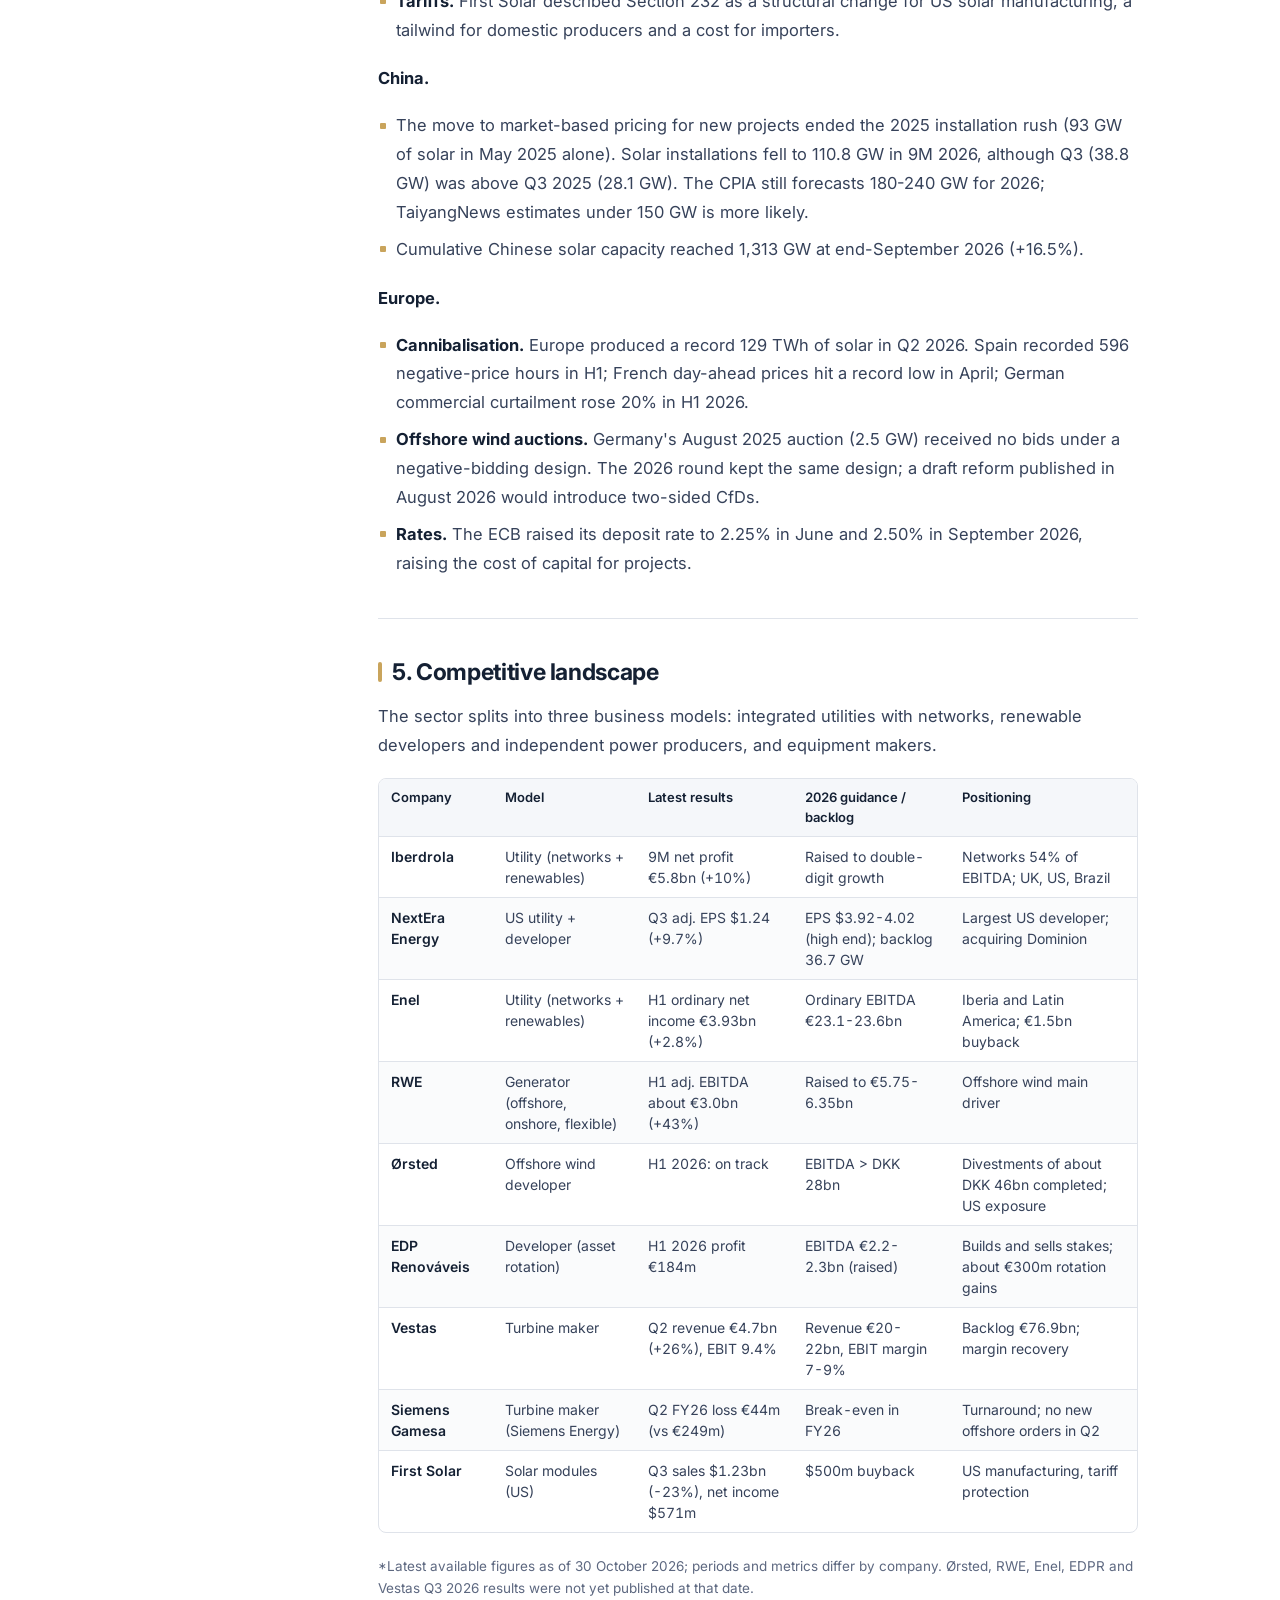
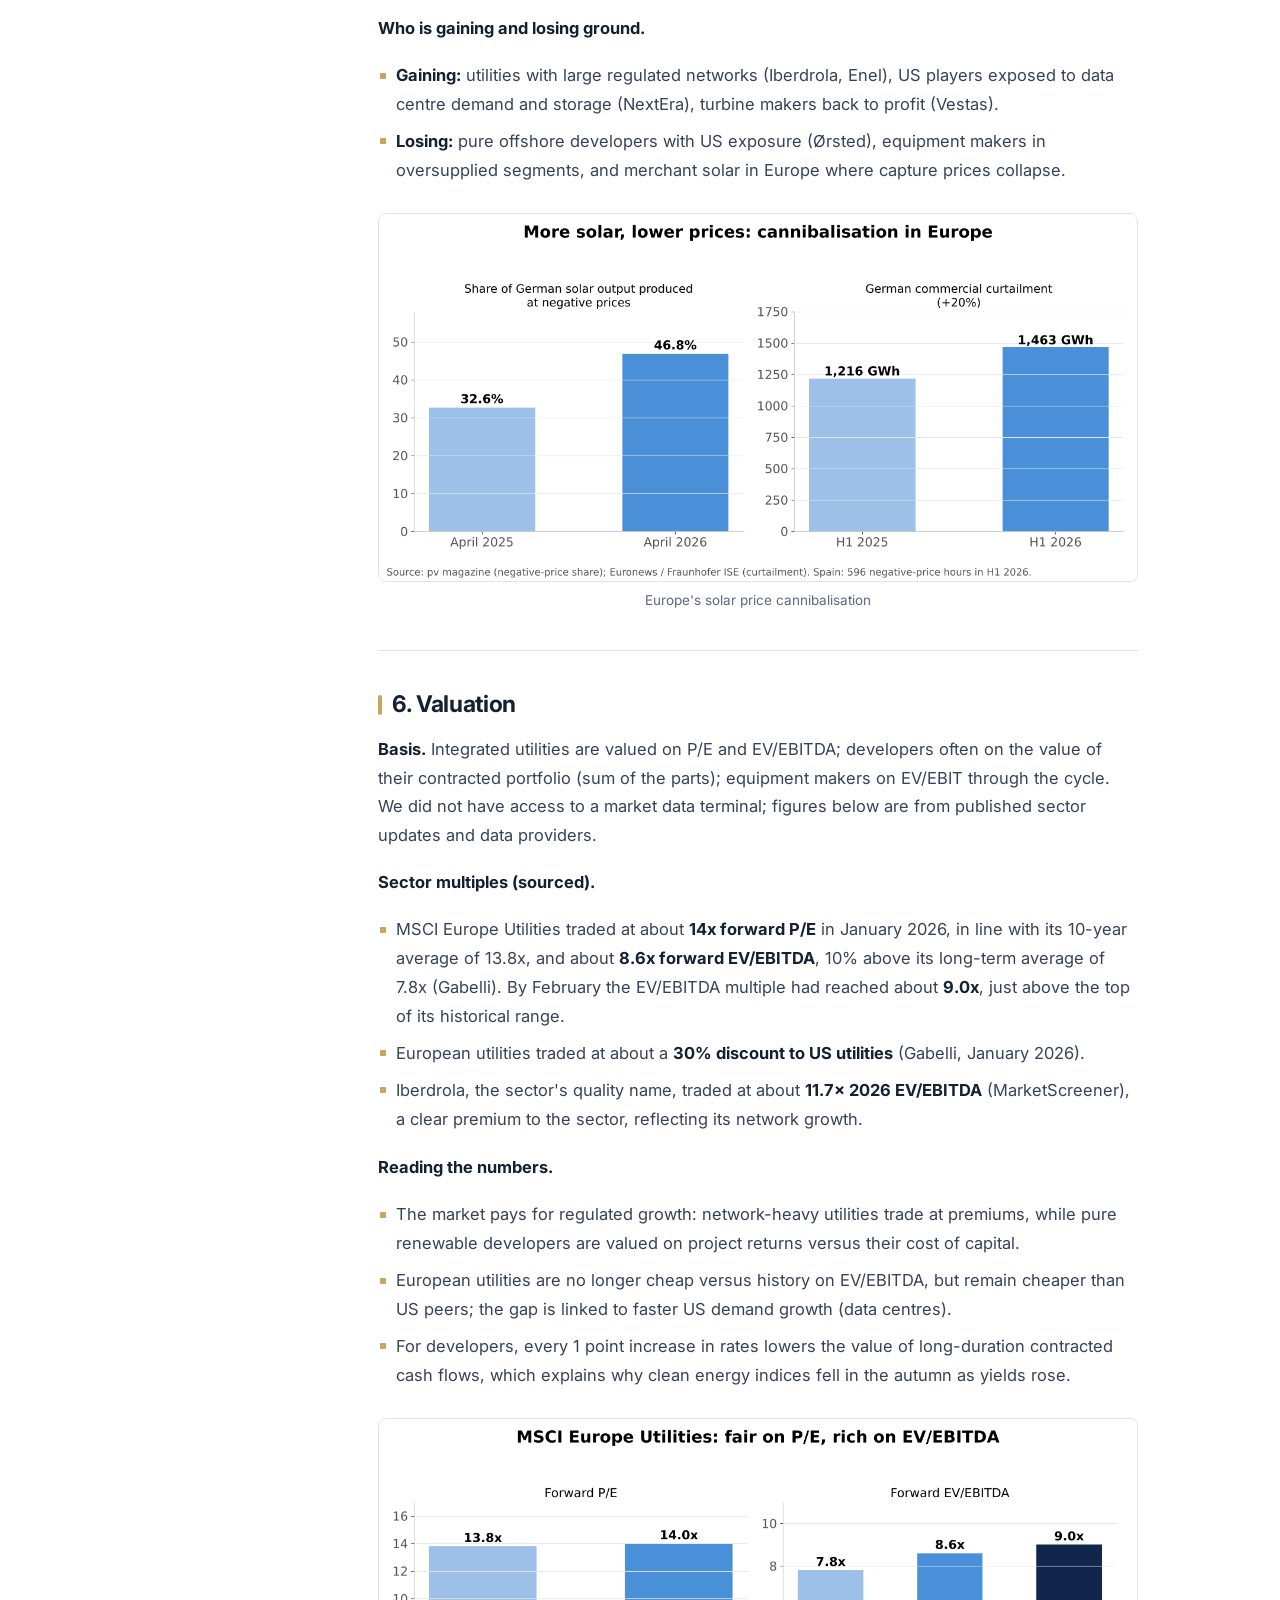
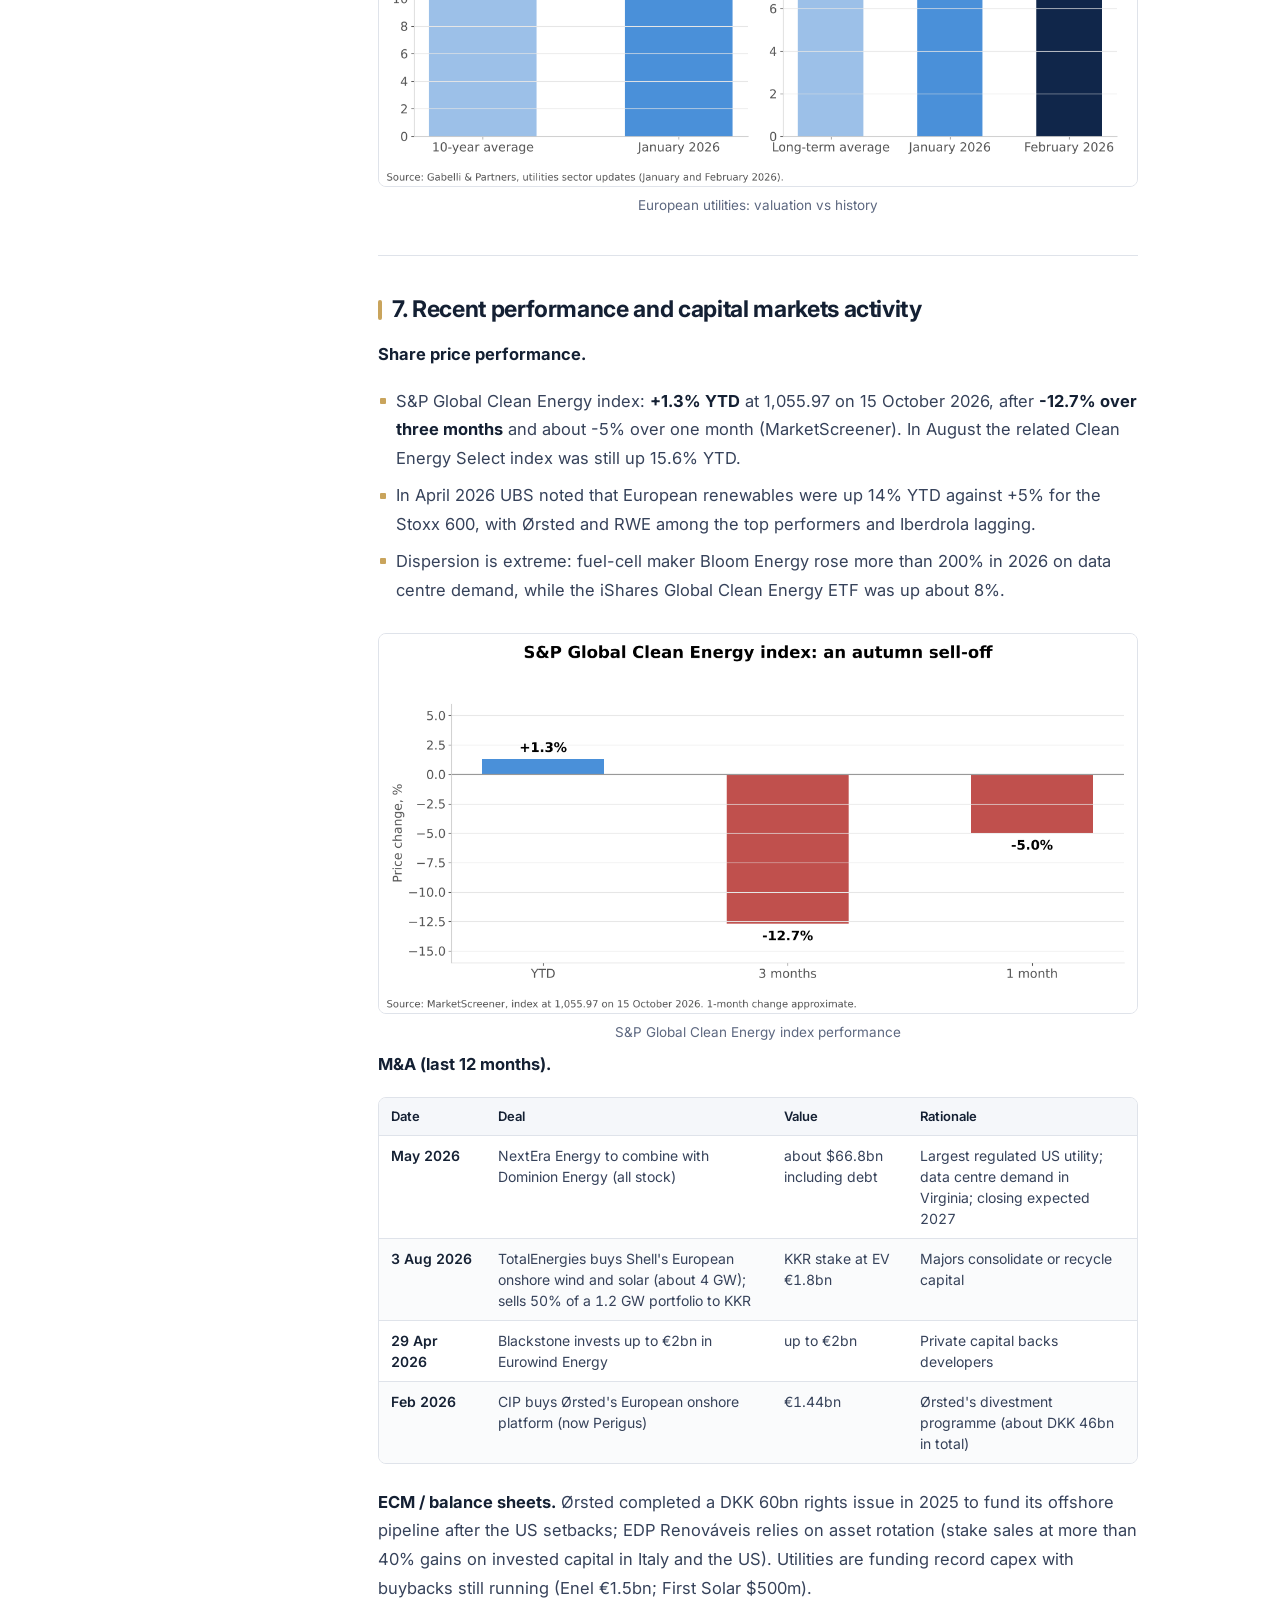
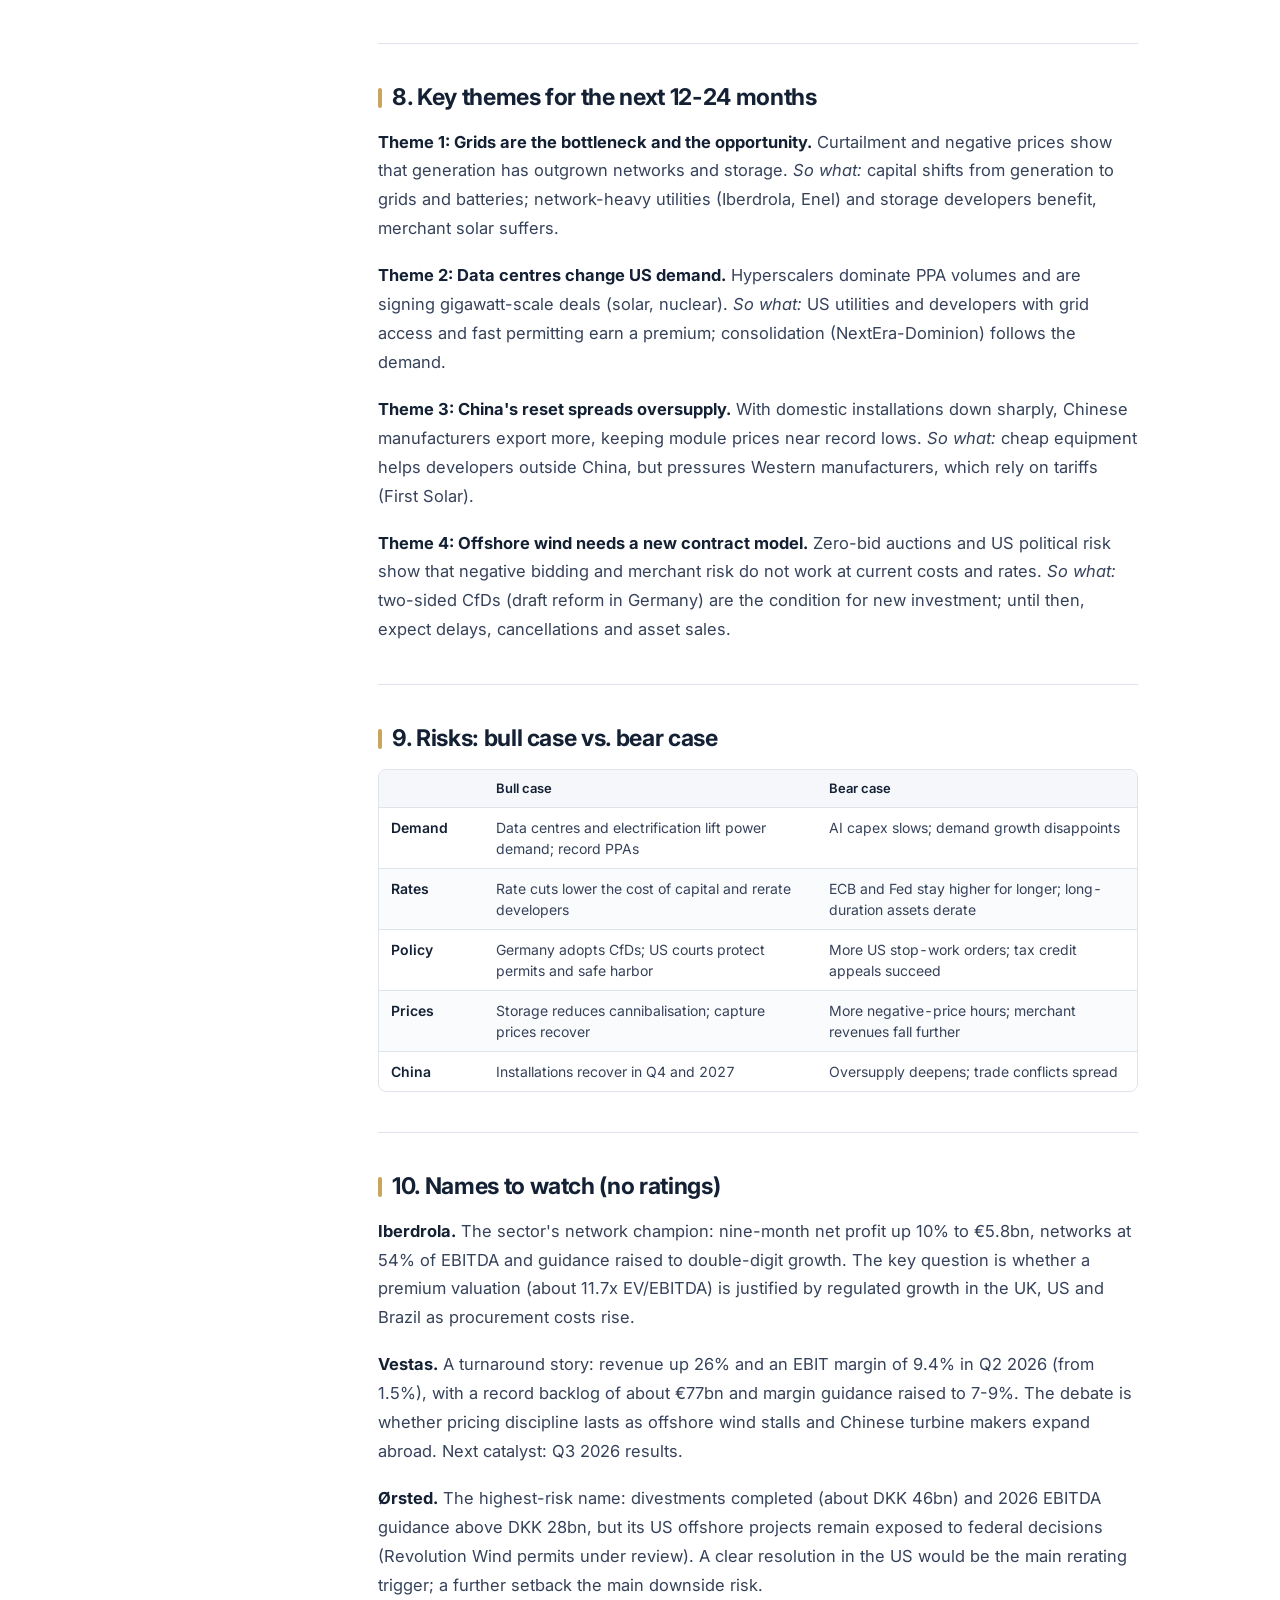
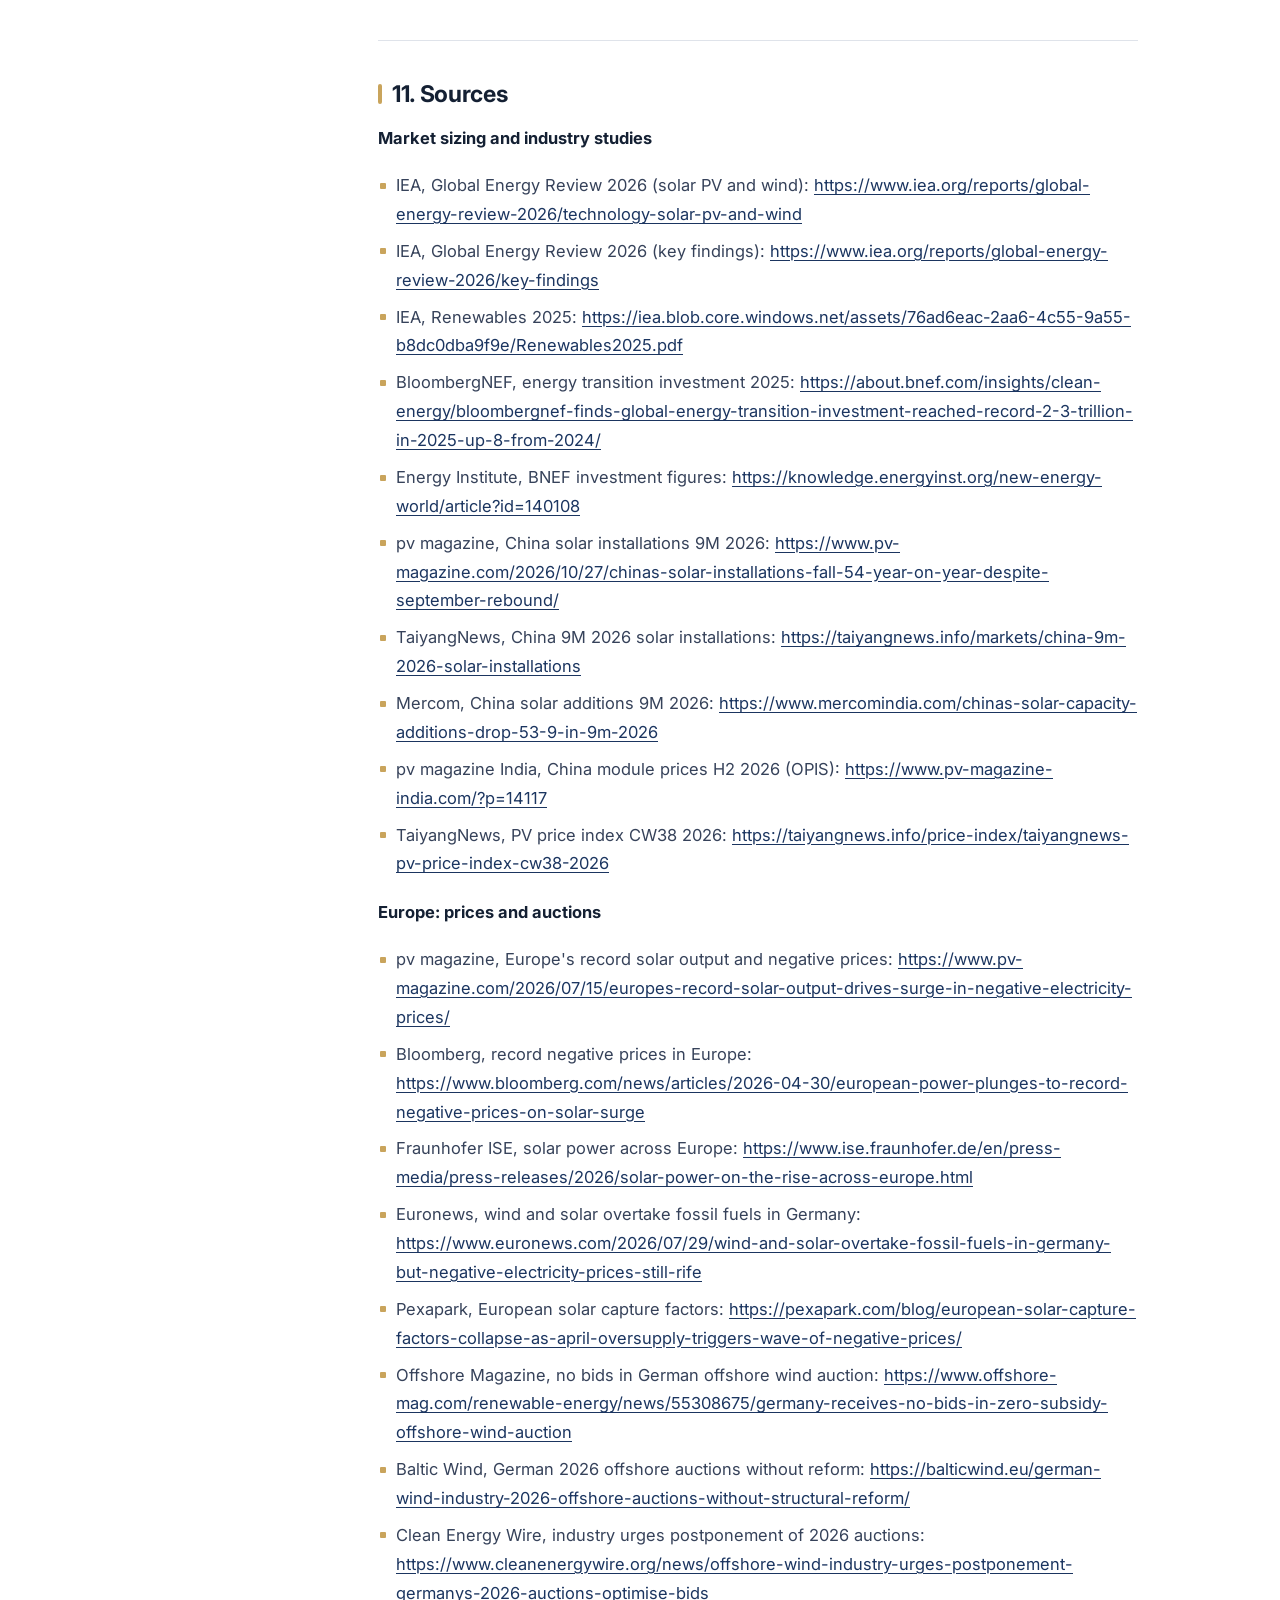
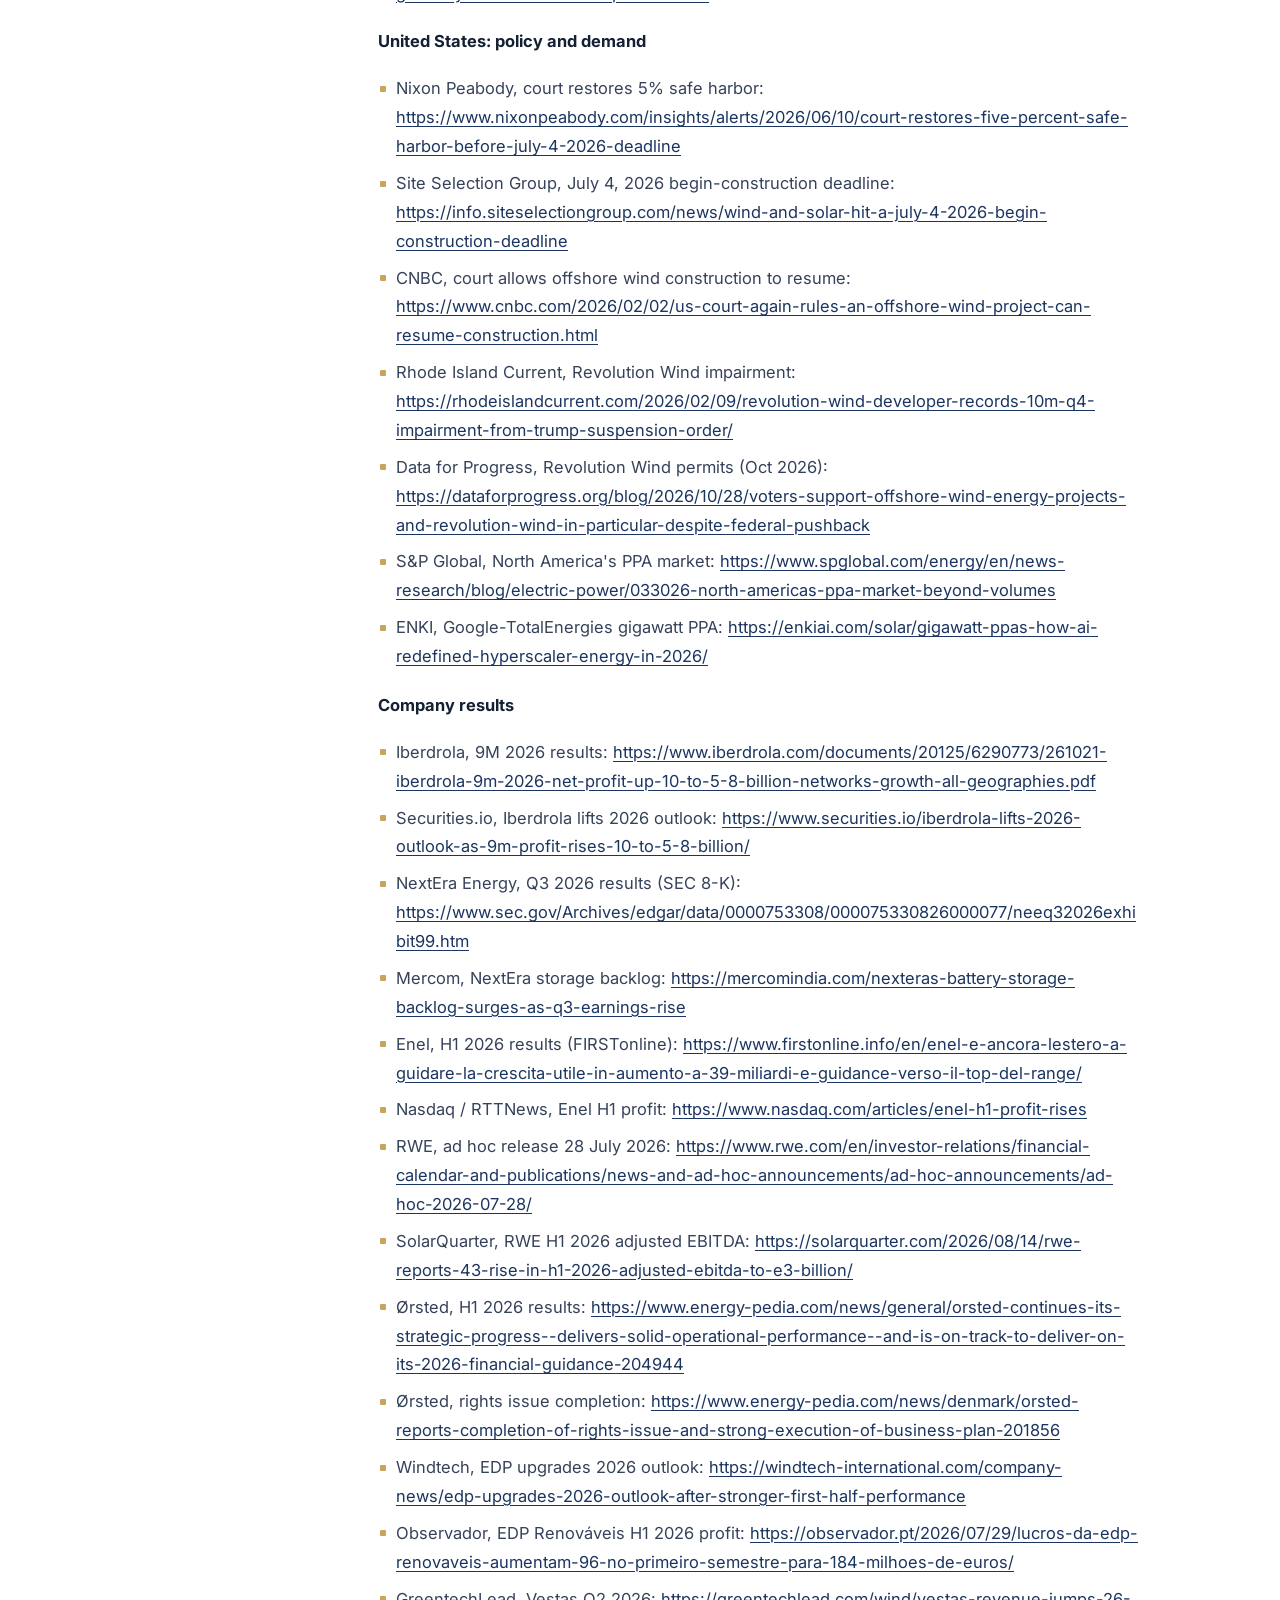
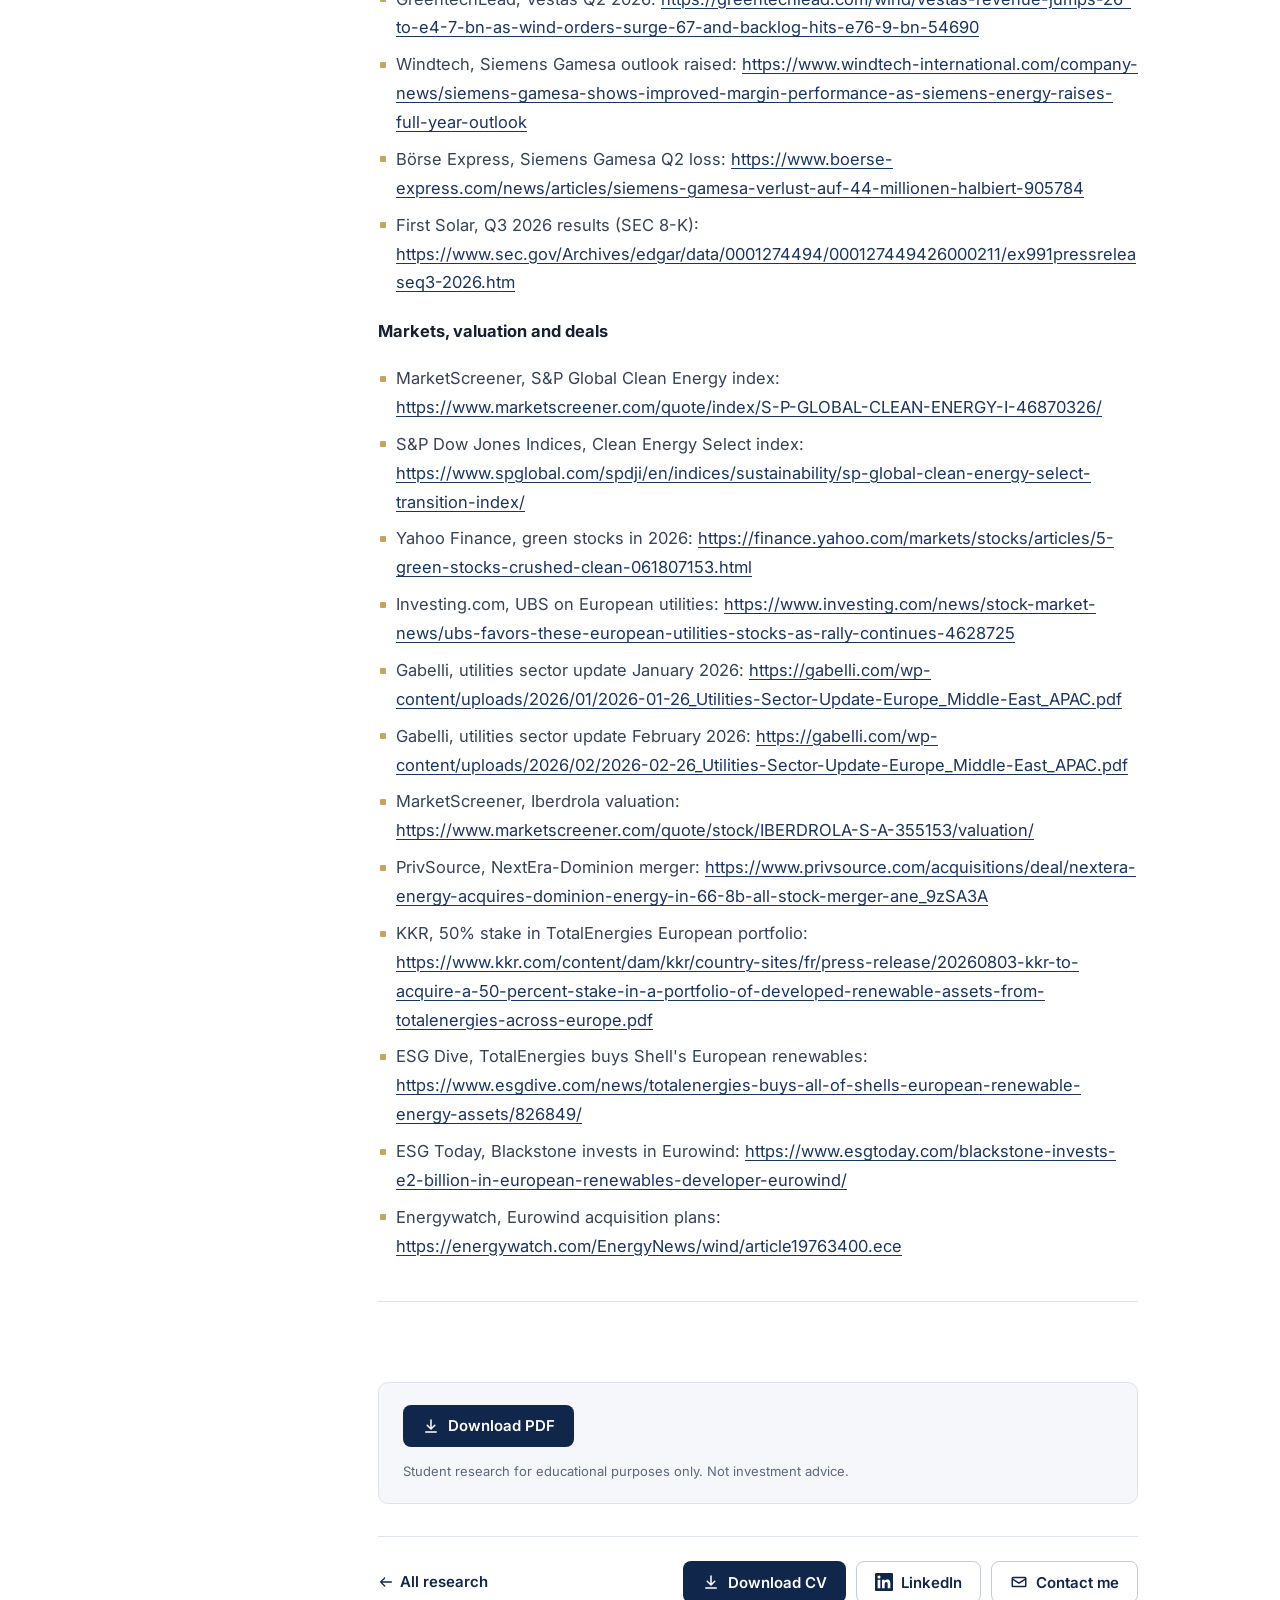
<file: research/sector-overview-03-renewable-energy/index.html>
<!doctype html>
<html lang="en">
<head>
  <meta charset="utf-8">
  <meta name="viewport" content="width=device-width, initial-scale=1">
  <title>Sector Overview #3 | Renewable Energy | November 2026 | Alexis Rondeaux</title>
  <meta name="description" content="Renewables are still being built at record pace, but the money is moving from panels to grids: China's solar installations halved, Europe struggles with negative prices, and network-heavy utilities outperform pure clean energy players.">
  <meta name="author" content="Alexis Rondeaux">
  <link rel="canonical" href="https://alexisrondeaux.github.io/research/sector-overview-03-renewable-energy/">
  <meta name="theme-color" content="#10264a">

  <!-- Open Graph (LinkedIn, WhatsApp, Slack previews) -->
  <meta property="og:type" content="article">
  <meta property="og:site_name" content="Alexis Rondeaux">
  <meta property="og:title" content="Sector Overview #3 | Renewable Energy | November 2026">
  <meta property="og:description" content="Renewables are still being built at record pace, but the money is moving from panels to grids: China's solar installations halved, Europe struggles with negative prices, and network-heavy utilities outperform pure clean energy players.">
  <meta property="og:url" content="https://alexisrondeaux.github.io/research/sector-overview-03-renewable-energy/">
  <meta property="og:image" content="https://alexisrondeaux.github.io/research/sector-overview-03-renewable-energy/charts/chart1_china_solar.png">
  <meta property="og:image:width" content="1280">
  <meta property="og:image:height" content="640">
  <meta property="og:image:alt" content="China solar installations, first nine months of 2025 and 2026">
  <meta property="og:locale" content="en_US">
  <meta property="article:published_time" content="2026-11-12">
  <meta property="article:author" content="Alexis Rondeaux">
  <meta name="twitter:card" content="summary_large_image">

  <link rel="icon" href="../../assets/favicon.svg" type="image/svg+xml">
  <link rel="preconnect" href="https://fonts.googleapis.com">
  <link rel="preconnect" href="https://fonts.gstatic.com" crossorigin>
  <link href="https://fonts.googleapis.com/css2?family=Inter:wght@400;500;600;700;800&display=swap" rel="stylesheet">
  <link rel="stylesheet" href="../../styles.css?v=20261101">
</head>
<body data-page="report" data-root="../../">
  <a class="skip-link" href="#main">Skip to content</a>
  <nav class="site-nav" id="site-nav" aria-label="Main"></nav>
  <main id="main">
    <noscript>
      <div class="container" style="padding:40px 20px">
        <p>This site needs JavaScript to display the report. You can <a href="sector-overview-03-renewable-energy-nov-2026.pdf">download the full report (PDF)</a>.</p>
      </div>
    </noscript>
  </main>
  <footer class="site-footer" id="site-footer"></footer>
  <script src="../../content.js?v=20261101"></script>
  <script src="../../main.js?v=20261101"></script>
</body>
</html>
</file>
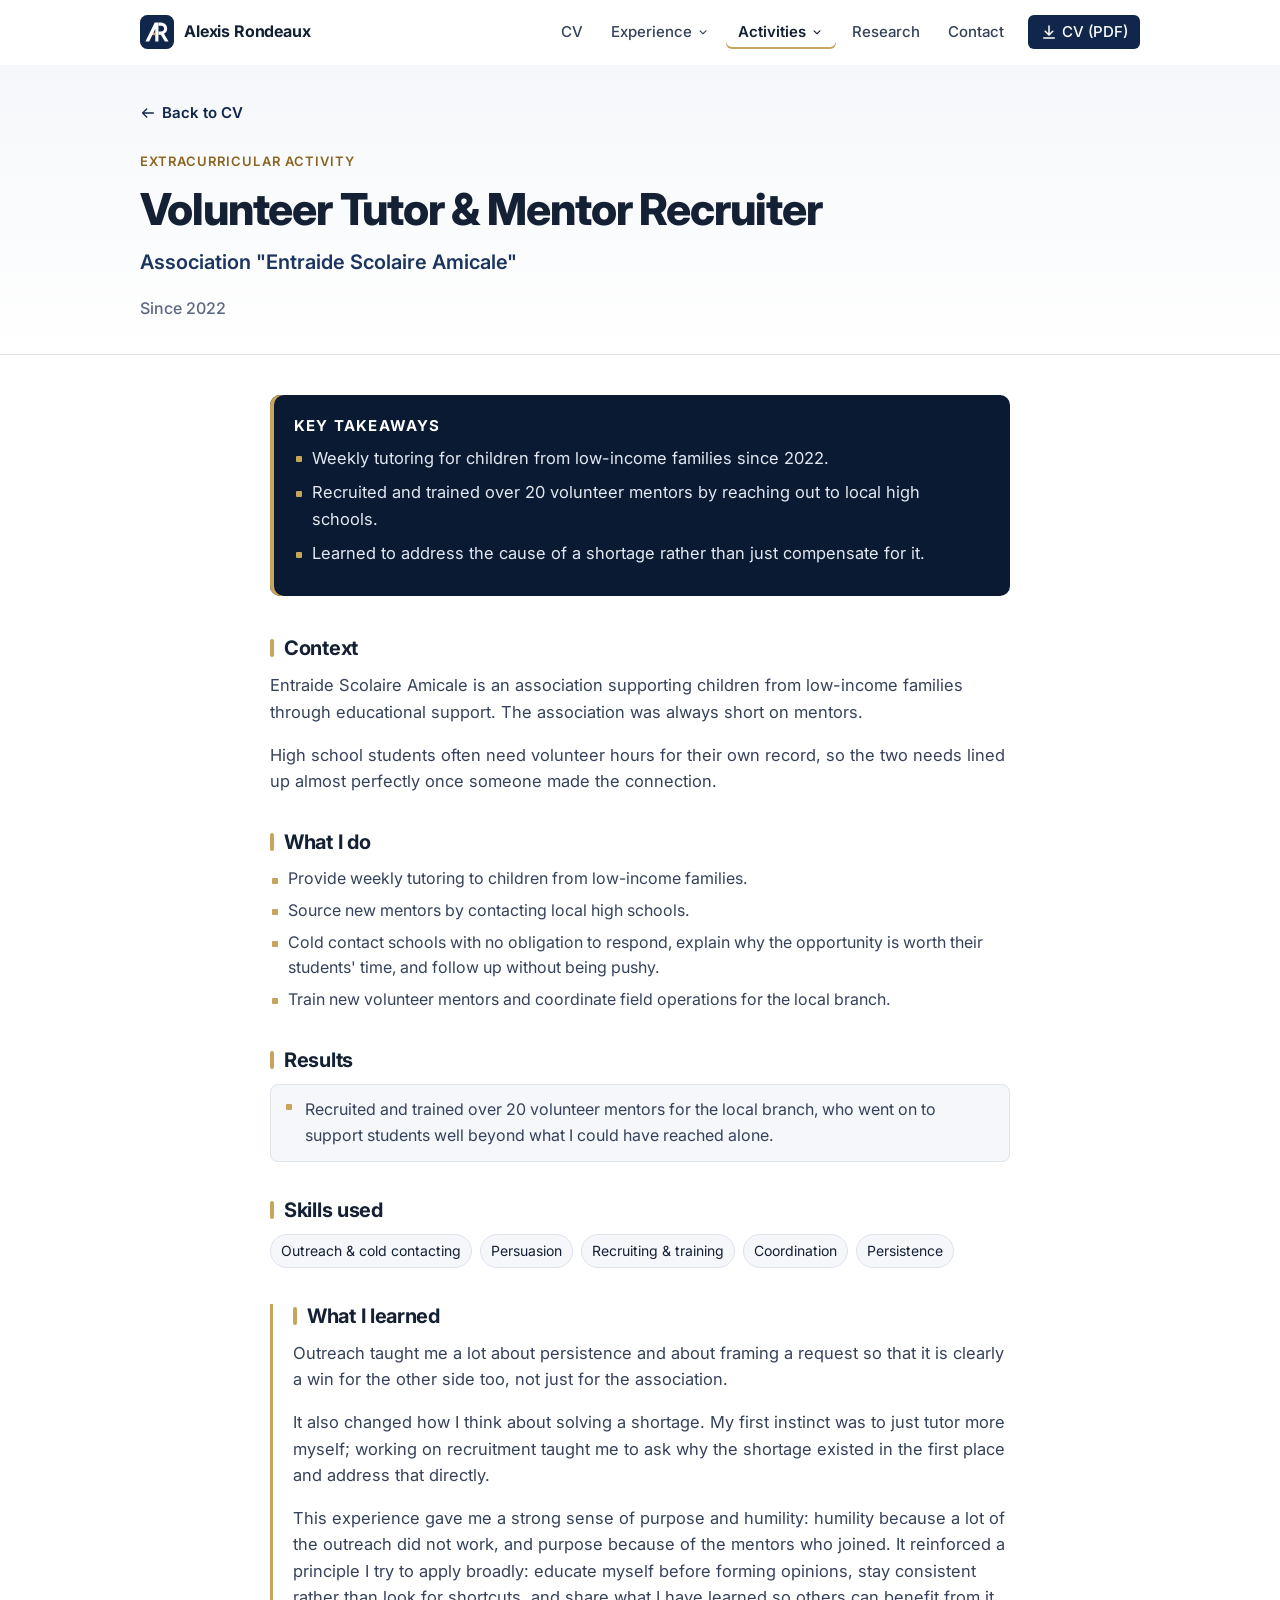
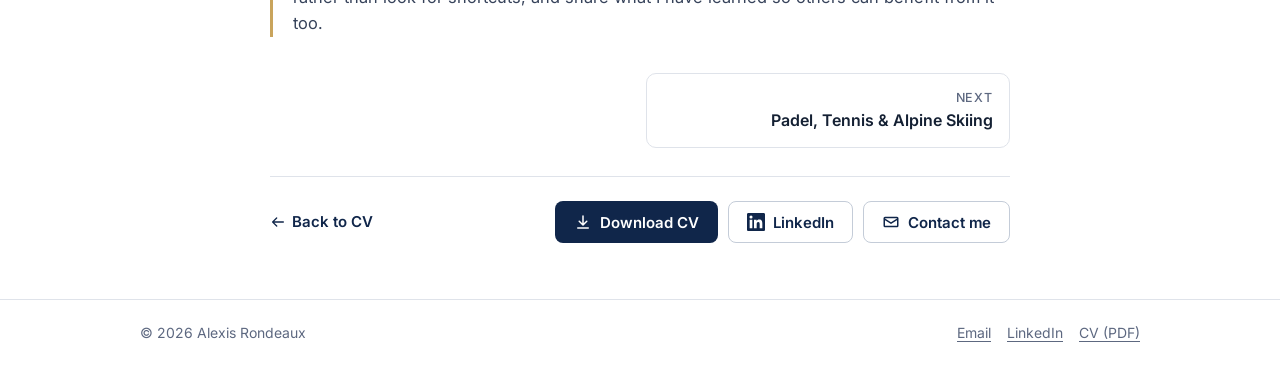
<file: activities/entraide-scolaire.html>
<!doctype html>
<html lang="en">
<head>
  <meta charset="utf-8">
  <meta name="viewport" content="width=device-width, initial-scale=1">
  <title>Entraide Scolaire Amicale | Alexis Rondeaux</title>
  <meta name="description" content="Volunteer tutor and mentor recruiter at Entraide Scolaire Amicale since 2022: recruited and trained over 20 volunteer mentors.">
  <meta name="author" content="Alexis Rondeaux">
  <link rel="canonical" href="https://alexisrondeaux.github.io/activities/entraide-scolaire.html">
  <meta name="theme-color" content="#10264a">

  <!-- Open Graph (LinkedIn, WhatsApp, Slack previews) -->
  <meta property="og:type" content="article">
  <meta property="og:site_name" content="Alexis Rondeaux">
  <meta property="og:title" content="Entraide Scolaire Amicale | Alexis Rondeaux">
  <meta property="og:description" content="Volunteer tutor and mentor recruiter at Entraide Scolaire Amicale since 2022: recruited and trained over 20 volunteer mentors.">
  <meta property="og:url" content="https://alexisrondeaux.github.io/activities/entraide-scolaire.html">
  <meta property="og:image" content="https://alexisrondeaux.github.io/assets/og-image.jpg">
  <meta property="og:image:width" content="1200">
  <meta property="og:image:height" content="630">
  <meta property="og:image:alt" content="Alexis Rondeaux, BBA Student at IE University">
  <meta property="og:locale" content="en_US">
  <meta name="twitter:card" content="summary_large_image">

  <link rel="icon" href="../assets/favicon.svg" type="image/svg+xml">
  <link rel="preconnect" href="https://fonts.googleapis.com">
  <link rel="preconnect" href="https://fonts.gstatic.com" crossorigin>
  <link href="https://fonts.googleapis.com/css2?family=Inter:wght@400;500;600;700;800&display=swap" rel="stylesheet">
  <link rel="stylesheet" href="../styles.css?v=20261101">
</head>
<body data-page="entraide" data-root="../">
  <a class="skip-link" href="#main">Skip to content</a>
  <nav class="site-nav" id="site-nav" aria-label="Main"></nav>
  <main id="main">
    <noscript>
      <div class="container" style="padding:40px 20px">
        <p>This site needs JavaScript to display. You can <a href="../assets/Alexis_RONDEAUX_CV.pdf">download my CV (PDF)</a> or email <a href="mailto:rondeauxalexis17@gmail.com">rondeauxalexis17@gmail.com</a>.</p>
      </div>
    </noscript>
  </main>
  <footer class="site-footer" id="site-footer"></footer>
  <script src="../content.js?v=20261101"></script>
  <script src="../main.js?v=20261101"></script>
</body>
</html>
</file>
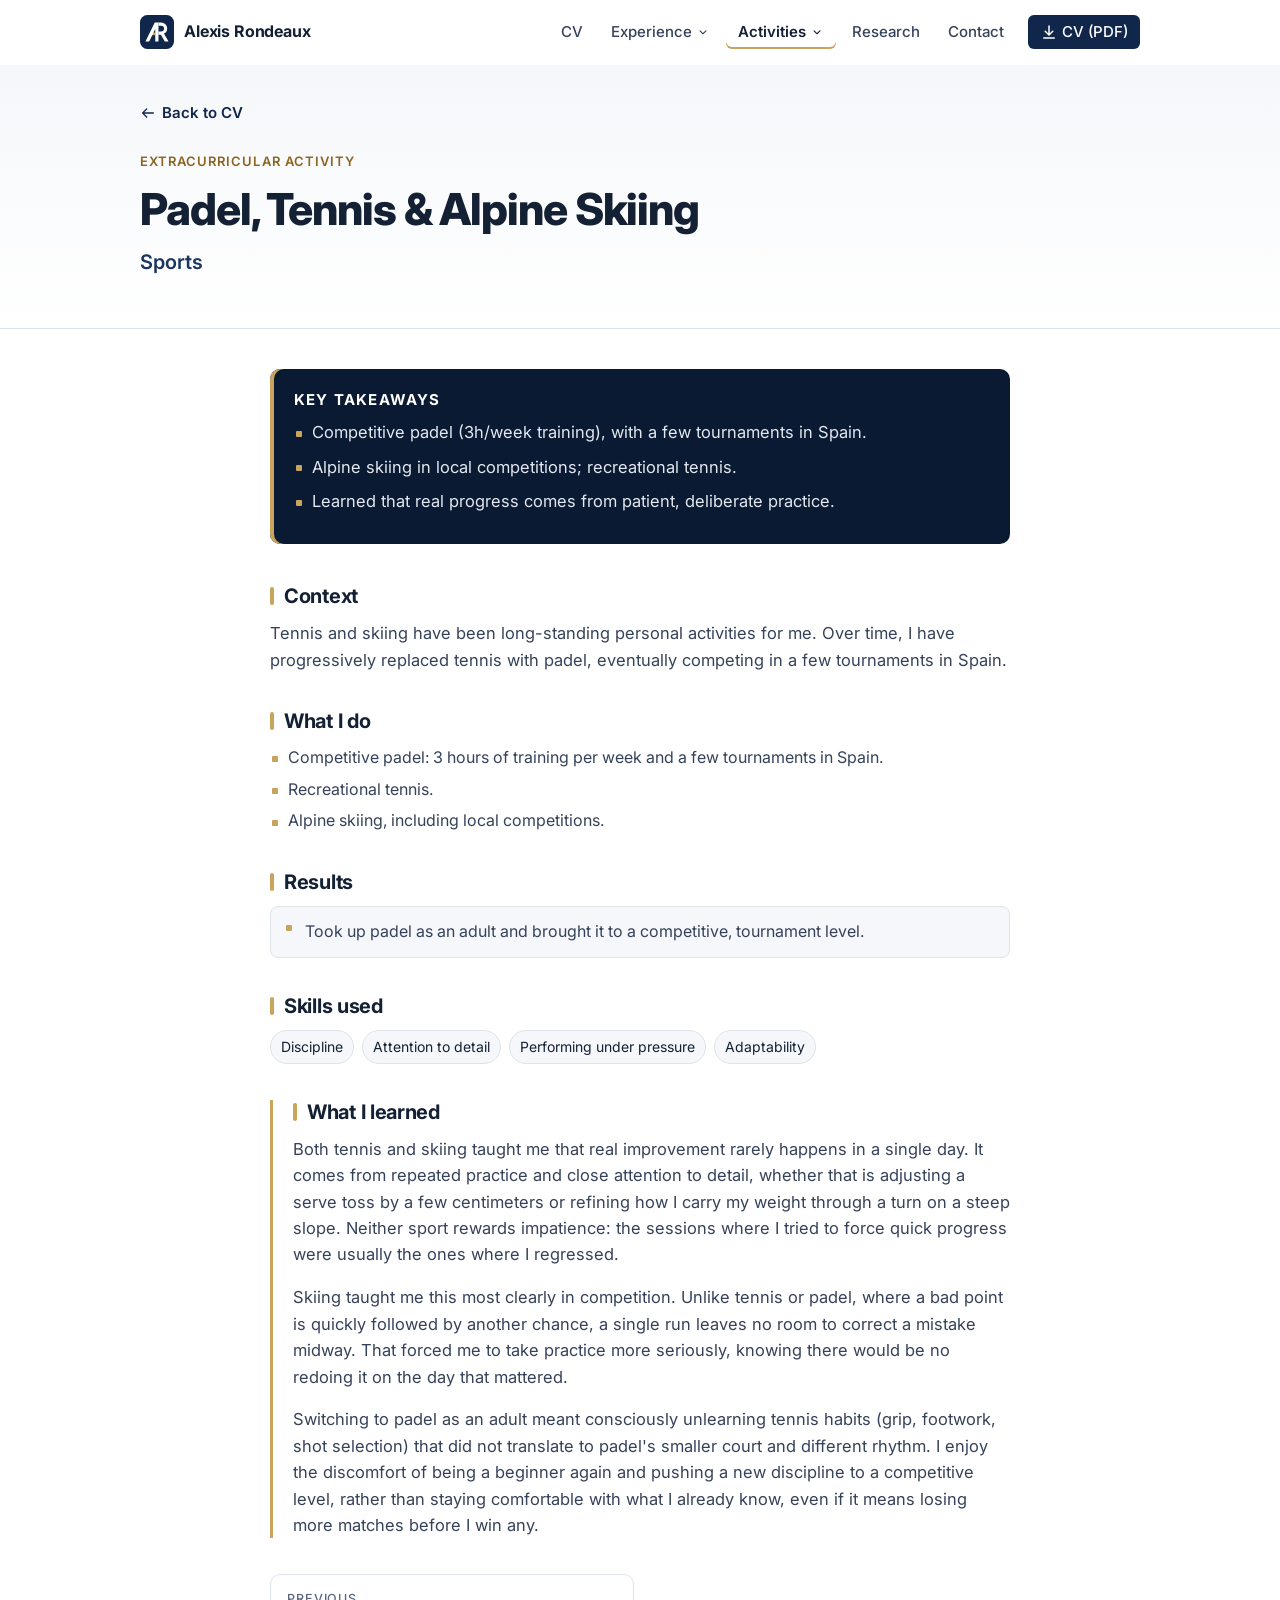
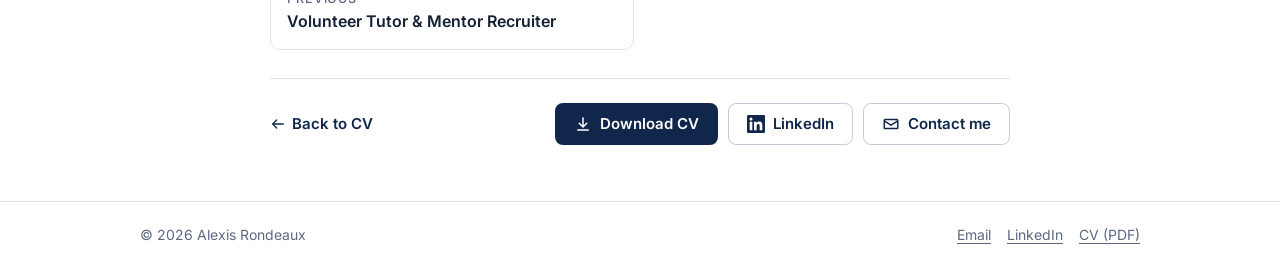
<file: activities/sports.html>
<!doctype html>
<html lang="en">
<head>
  <meta charset="utf-8">
  <meta name="viewport" content="width=device-width, initial-scale=1">
  <title>Padel, Tennis & Skiing | Alexis Rondeaux</title>
  <meta name="description" content="Competitive padel, recreational tennis and alpine skiing: what sport has taught Alexis Rondeaux.">
  <meta name="author" content="Alexis Rondeaux">
  <link rel="canonical" href="https://alexisrondeaux.github.io/activities/sports.html">
  <meta name="theme-color" content="#10264a">

  <!-- Open Graph (LinkedIn, WhatsApp, Slack previews) -->
  <meta property="og:type" content="article">
  <meta property="og:site_name" content="Alexis Rondeaux">
  <meta property="og:title" content="Padel, Tennis & Skiing | Alexis Rondeaux">
  <meta property="og:description" content="Competitive padel, recreational tennis and alpine skiing: what sport has taught Alexis Rondeaux.">
  <meta property="og:url" content="https://alexisrondeaux.github.io/activities/sports.html">
  <meta property="og:image" content="https://alexisrondeaux.github.io/assets/og-image.jpg">
  <meta property="og:image:width" content="1200">
  <meta property="og:image:height" content="630">
  <meta property="og:image:alt" content="Alexis Rondeaux, BBA Student at IE University">
  <meta property="og:locale" content="en_US">
  <meta name="twitter:card" content="summary_large_image">

  <link rel="icon" href="../assets/favicon.svg" type="image/svg+xml">
  <link rel="preconnect" href="https://fonts.googleapis.com">
  <link rel="preconnect" href="https://fonts.gstatic.com" crossorigin>
  <link href="https://fonts.googleapis.com/css2?family=Inter:wght@400;500;600;700;800&display=swap" rel="stylesheet">
  <link rel="stylesheet" href="../styles.css?v=20261101">
</head>
<body data-page="sports" data-root="../">
  <a class="skip-link" href="#main">Skip to content</a>
  <nav class="site-nav" id="site-nav" aria-label="Main"></nav>
  <main id="main">
    <noscript>
      <div class="container" style="padding:40px 20px">
        <p>This site needs JavaScript to display. You can <a href="../assets/Alexis_RONDEAUX_CV.pdf">download my CV (PDF)</a> or email <a href="mailto:rondeauxalexis17@gmail.com">rondeauxalexis17@gmail.com</a>.</p>
      </div>
    </noscript>
  </main>
  <footer class="site-footer" id="site-footer"></footer>
  <script src="../content.js?v=20261101"></script>
  <script src="../main.js?v=20261101"></script>
</body>
</html>
</file>
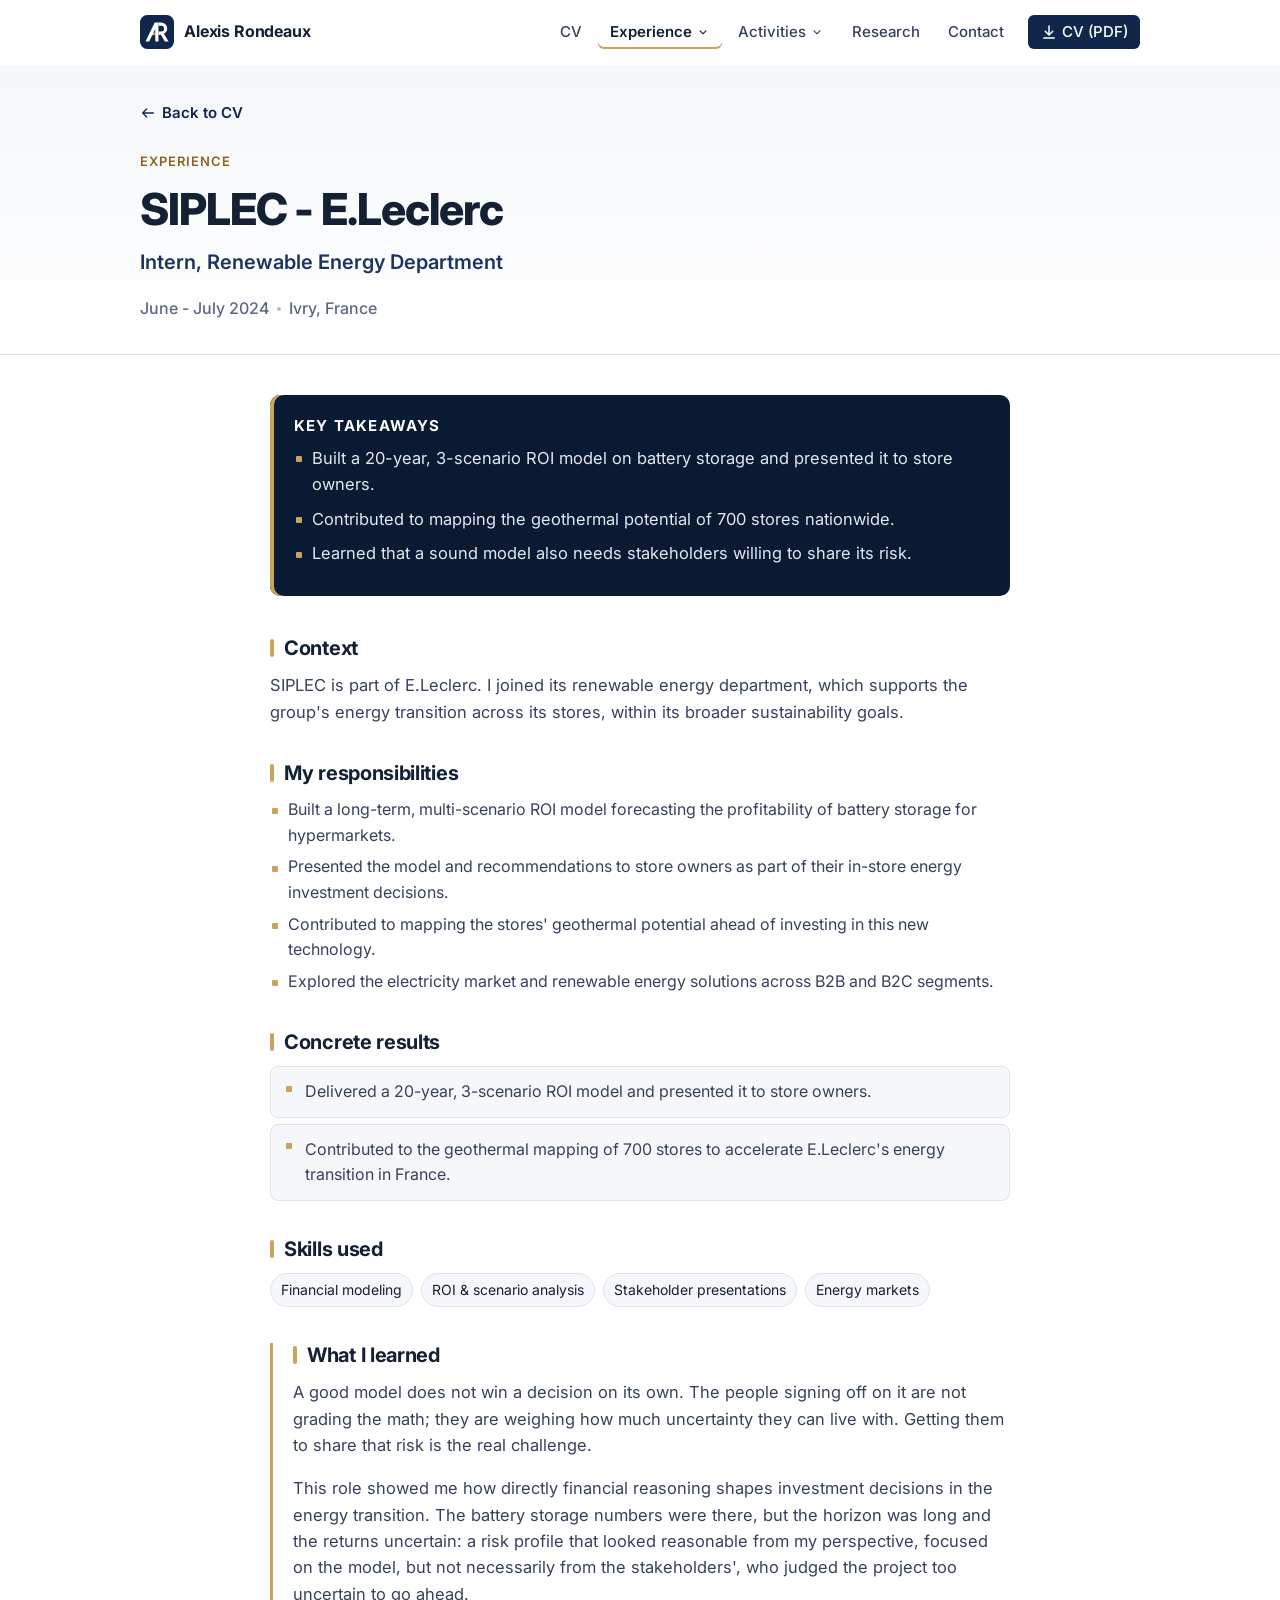
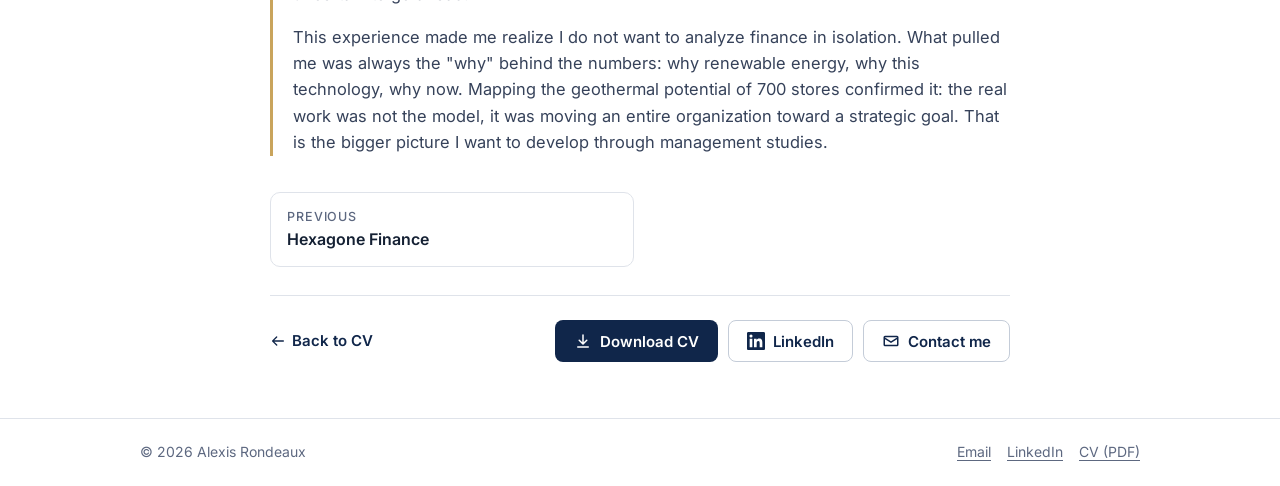
<file: experience/eleclerc.html>
<!doctype html>
<html lang="en">
<head>
  <meta charset="utf-8">
  <meta name="viewport" content="width=device-width, initial-scale=1">
  <title>Renewable Energy Intern at SIPLEC - E.Leclerc | Alexis Rondeaux</title>
  <meta name="description" content="Alexis Rondeaux's internship in the renewable energy department of SIPLEC - E.Leclerc (June - July 2024): 20-year battery storage ROI model and geothermal mapping of 700 stores.">
  <meta name="author" content="Alexis Rondeaux">
  <link rel="canonical" href="https://alexisrondeaux.github.io/experience/eleclerc.html">
  <meta name="theme-color" content="#10264a">

  <!-- Open Graph (LinkedIn, WhatsApp, Slack previews) -->
  <meta property="og:type" content="article">
  <meta property="og:site_name" content="Alexis Rondeaux">
  <meta property="og:title" content="Renewable Energy Intern at SIPLEC - E.Leclerc | Alexis Rondeaux">
  <meta property="og:description" content="Alexis Rondeaux's internship in the renewable energy department of SIPLEC - E.Leclerc (June - July 2024): 20-year battery storage ROI model and geothermal mapping of 700 stores.">
  <meta property="og:url" content="https://alexisrondeaux.github.io/experience/eleclerc.html">
  <meta property="og:image" content="https://alexisrondeaux.github.io/assets/og-image.jpg">
  <meta property="og:image:width" content="1200">
  <meta property="og:image:height" content="630">
  <meta property="og:image:alt" content="Alexis Rondeaux, BBA Student at IE University">
  <meta property="og:locale" content="en_US">
  <meta name="twitter:card" content="summary_large_image">

  <link rel="icon" href="../assets/favicon.svg" type="image/svg+xml">
  <link rel="preconnect" href="https://fonts.googleapis.com">
  <link rel="preconnect" href="https://fonts.gstatic.com" crossorigin>
  <link href="https://fonts.googleapis.com/css2?family=Inter:wght@400;500;600;700;800&display=swap" rel="stylesheet">
  <link rel="stylesheet" href="../styles.css?v=20261101">
</head>
<body data-page="eleclerc" data-root="../">
  <a class="skip-link" href="#main">Skip to content</a>
  <nav class="site-nav" id="site-nav" aria-label="Main"></nav>
  <main id="main">
    <noscript>
      <div class="container" style="padding:40px 20px">
        <p>This site needs JavaScript to display. You can <a href="../assets/Alexis_RONDEAUX_CV.pdf">download my CV (PDF)</a> or email <a href="mailto:rondeauxalexis17@gmail.com">rondeauxalexis17@gmail.com</a>.</p>
      </div>
    </noscript>
  </main>
  <footer class="site-footer" id="site-footer"></footer>
  <script src="../content.js?v=20261101"></script>
  <script src="../main.js?v=20261101"></script>
</body>
</html>
</file>
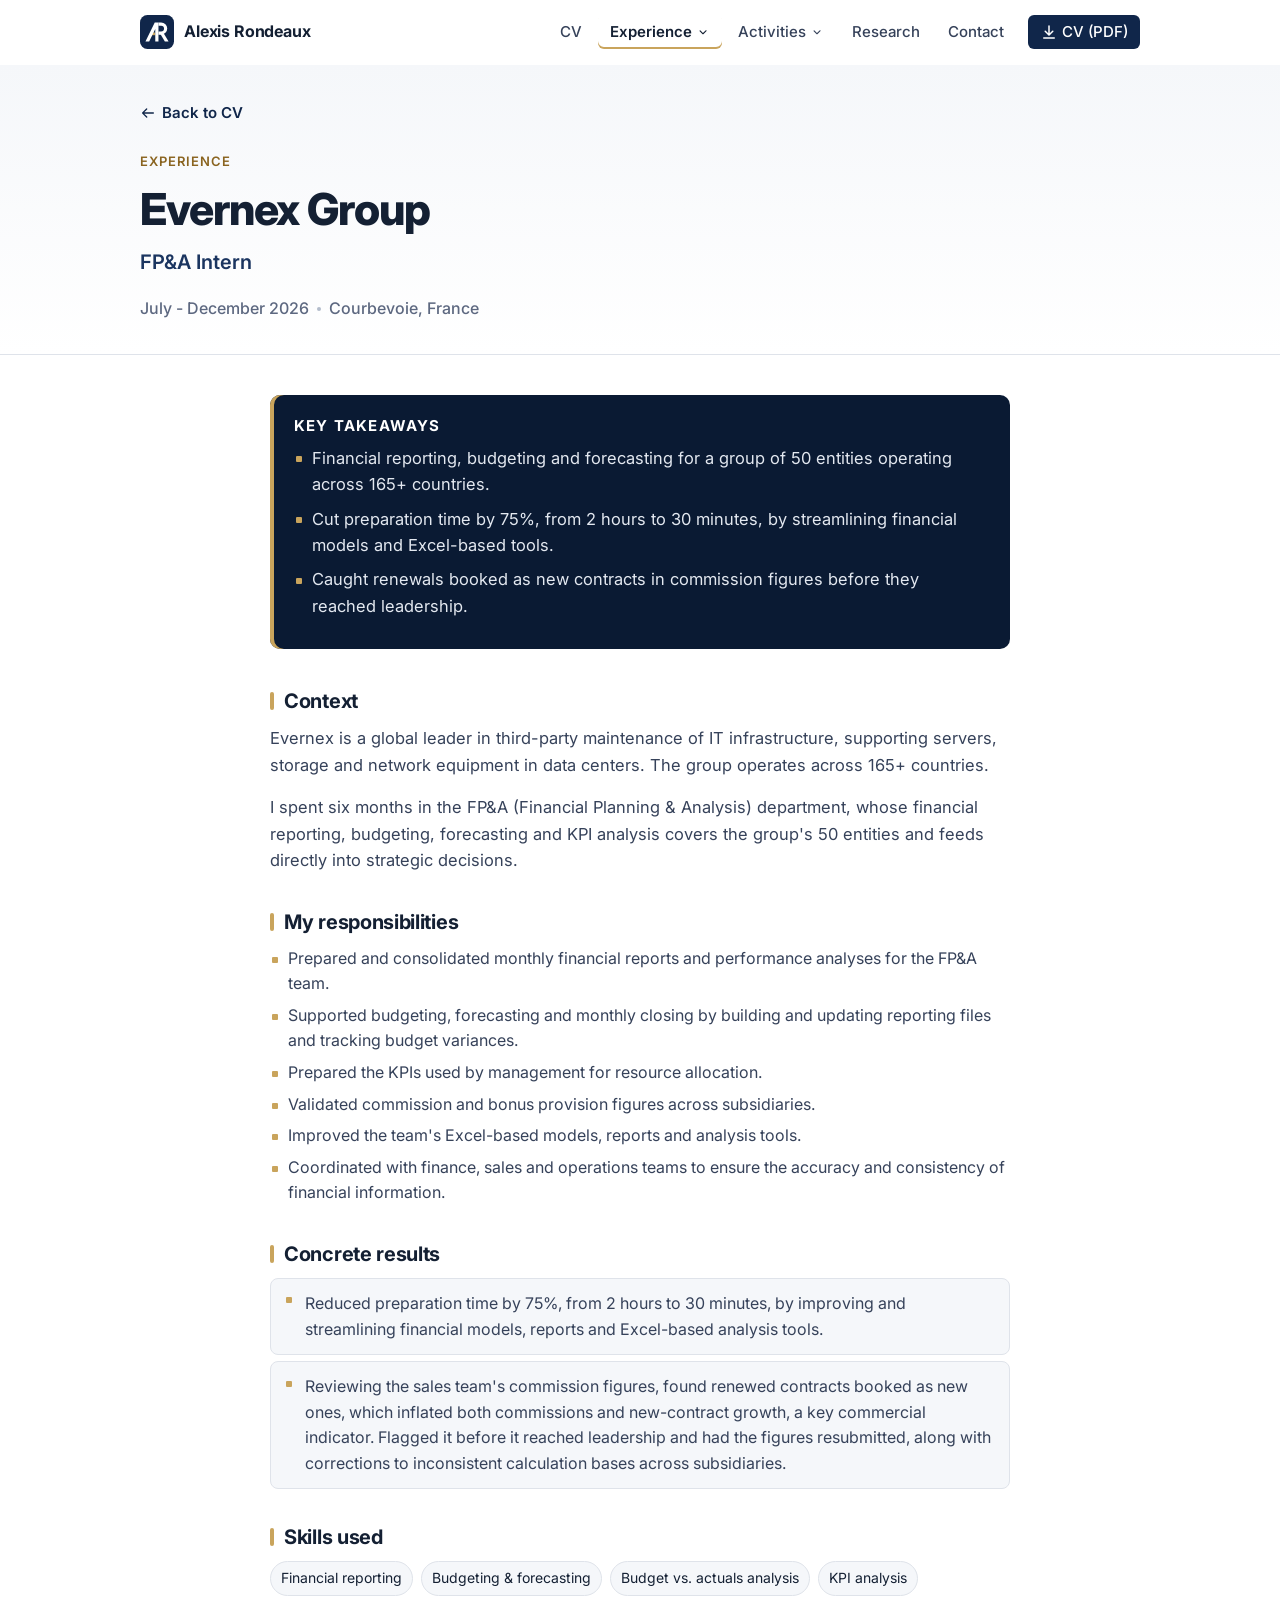
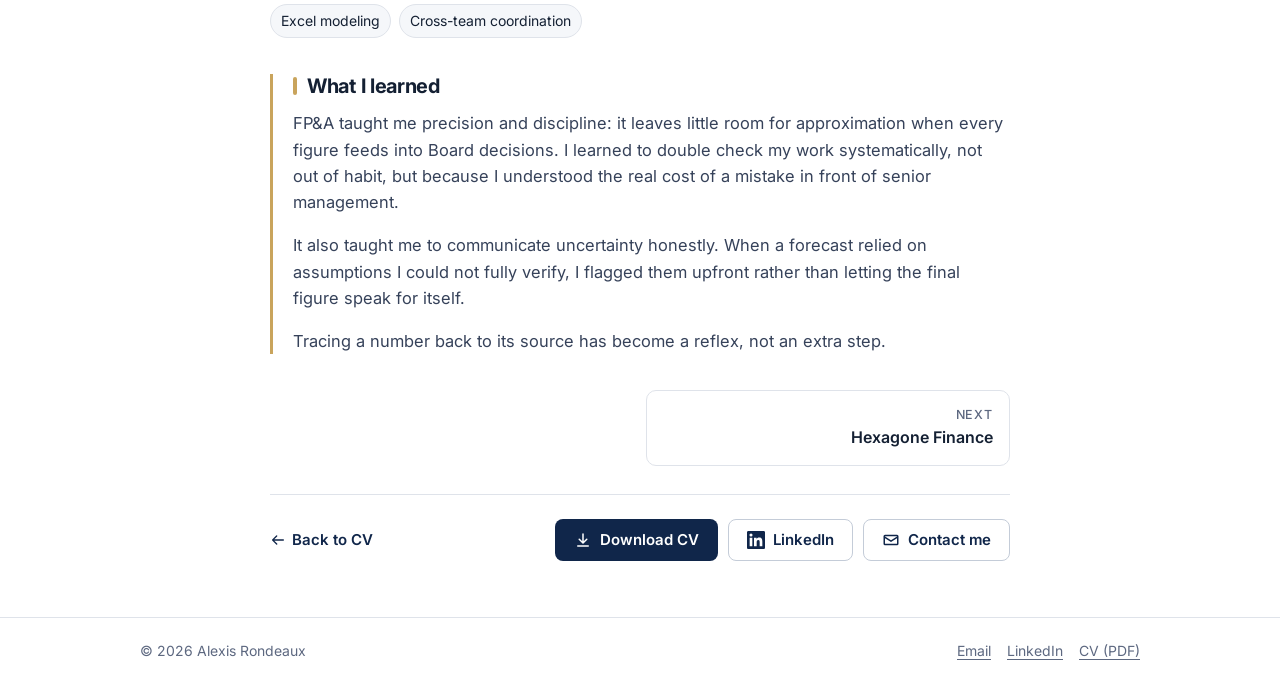
<file: experience/evernex.html>
<!doctype html>
<html lang="en">
<head>
  <meta charset="utf-8">
  <meta name="viewport" content="width=device-width, initial-scale=1">
  <title>FP&A Intern at Evernex Group | Alexis Rondeaux</title>
  <meta name="description" content="Alexis Rondeaux's FP&A internship at Evernex Group (July - December 2026): financial reporting for 50 entities, budgeting, forecasting and KPI analysis.">
  <meta name="author" content="Alexis Rondeaux">
  <link rel="canonical" href="https://alexisrondeaux.github.io/experience/evernex.html">
  <meta name="theme-color" content="#10264a">

  <!-- Open Graph (LinkedIn, WhatsApp, Slack previews) -->
  <meta property="og:type" content="article">
  <meta property="og:site_name" content="Alexis Rondeaux">
  <meta property="og:title" content="FP&A Intern at Evernex Group | Alexis Rondeaux">
  <meta property="og:description" content="Alexis Rondeaux's FP&A internship at Evernex Group (July - December 2026): financial reporting for 50 entities, budgeting, forecasting and KPI analysis.">
  <meta property="og:url" content="https://alexisrondeaux.github.io/experience/evernex.html">
  <meta property="og:image" content="https://alexisrondeaux.github.io/assets/og-image.jpg">
  <meta property="og:image:width" content="1200">
  <meta property="og:image:height" content="630">
  <meta property="og:image:alt" content="Alexis Rondeaux, BBA Student at IE University">
  <meta property="og:locale" content="en_US">
  <meta name="twitter:card" content="summary_large_image">

  <link rel="icon" href="../assets/favicon.svg" type="image/svg+xml">
  <link rel="preconnect" href="https://fonts.googleapis.com">
  <link rel="preconnect" href="https://fonts.gstatic.com" crossorigin>
  <link href="https://fonts.googleapis.com/css2?family=Inter:wght@400;500;600;700;800&display=swap" rel="stylesheet">
  <link rel="stylesheet" href="../styles.css?v=20261101">
</head>
<body data-page="evernex" data-root="../">
  <a class="skip-link" href="#main">Skip to content</a>
  <nav class="site-nav" id="site-nav" aria-label="Main"></nav>
  <main id="main">
    <noscript>
      <div class="container" style="padding:40px 20px">
        <p>This site needs JavaScript to display. You can <a href="../assets/Alexis_RONDEAUX_CV.pdf">download my CV (PDF)</a> or email <a href="mailto:rondeauxalexis17@gmail.com">rondeauxalexis17@gmail.com</a>.</p>
      </div>
    </noscript>
  </main>
  <footer class="site-footer" id="site-footer"></footer>
  <script src="../content.js?v=20261101"></script>
  <script src="../main.js?v=20261101"></script>
</body>
</html>
</file>
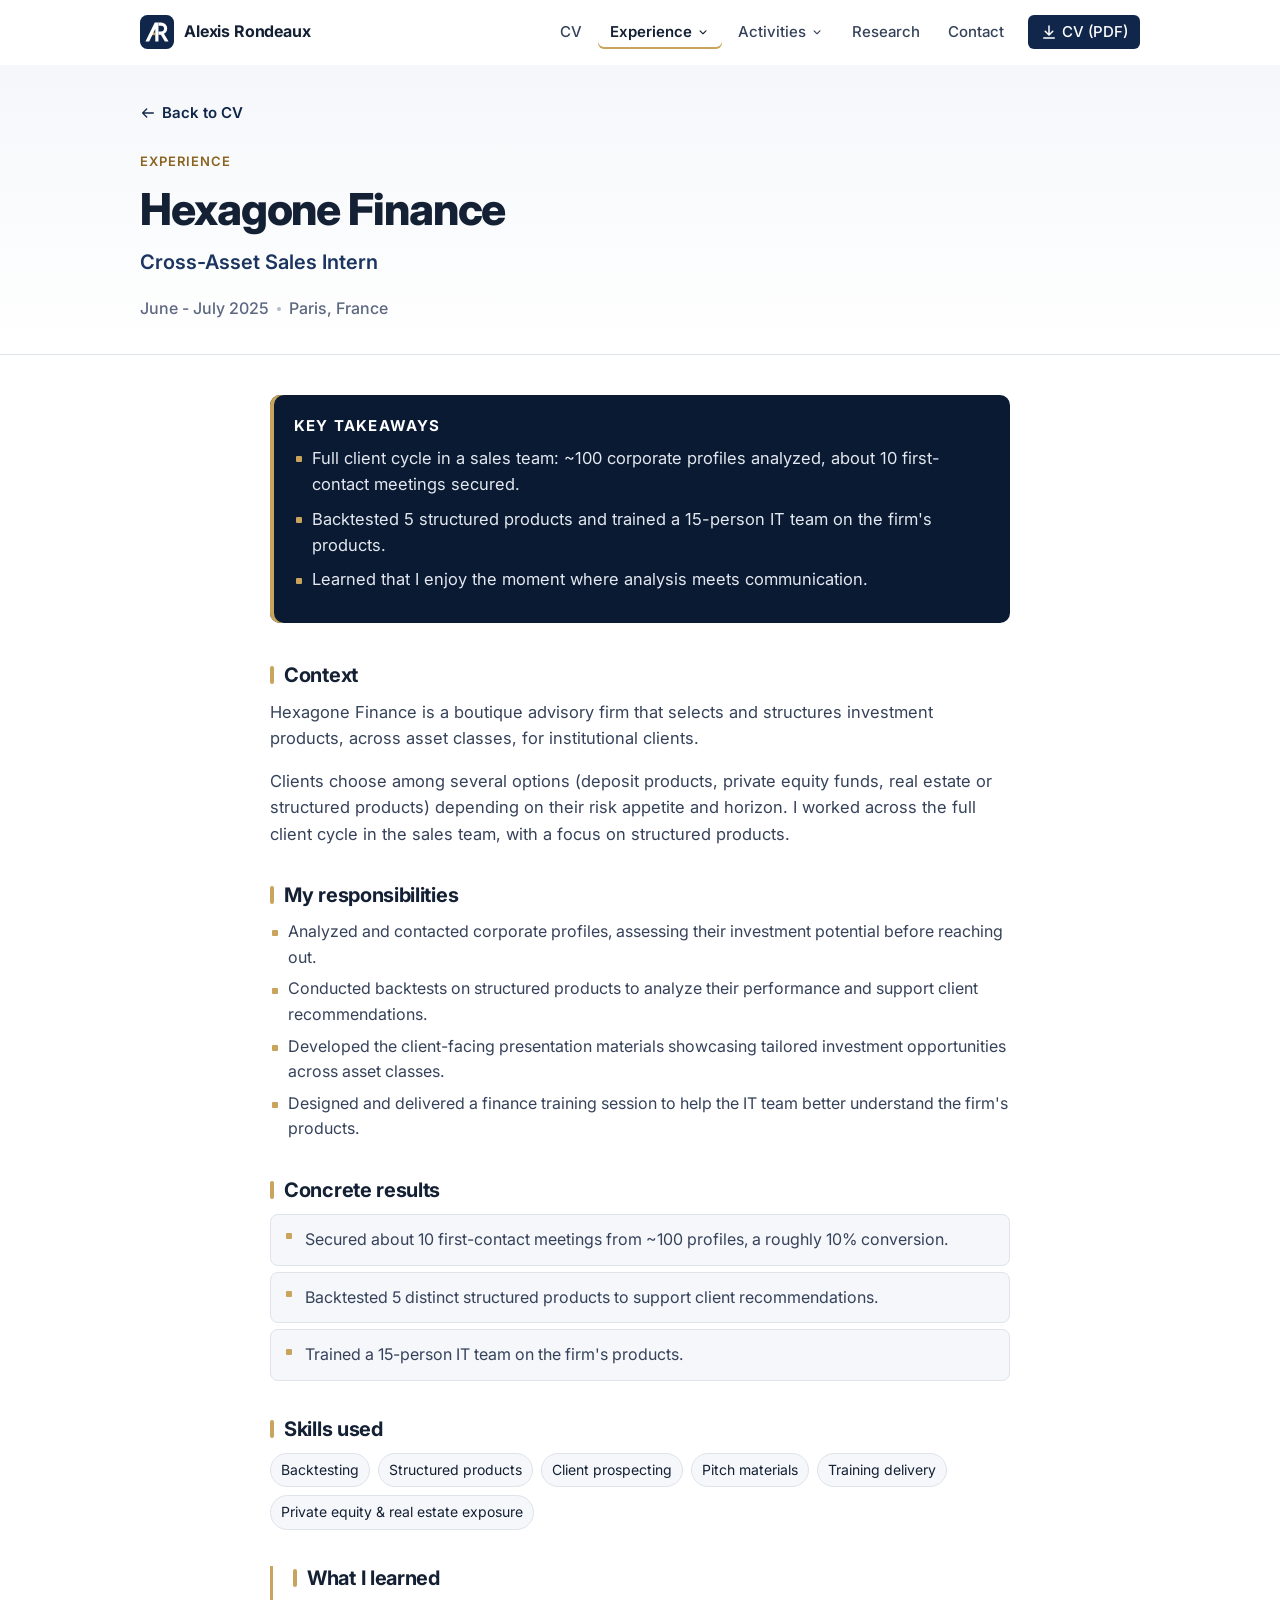
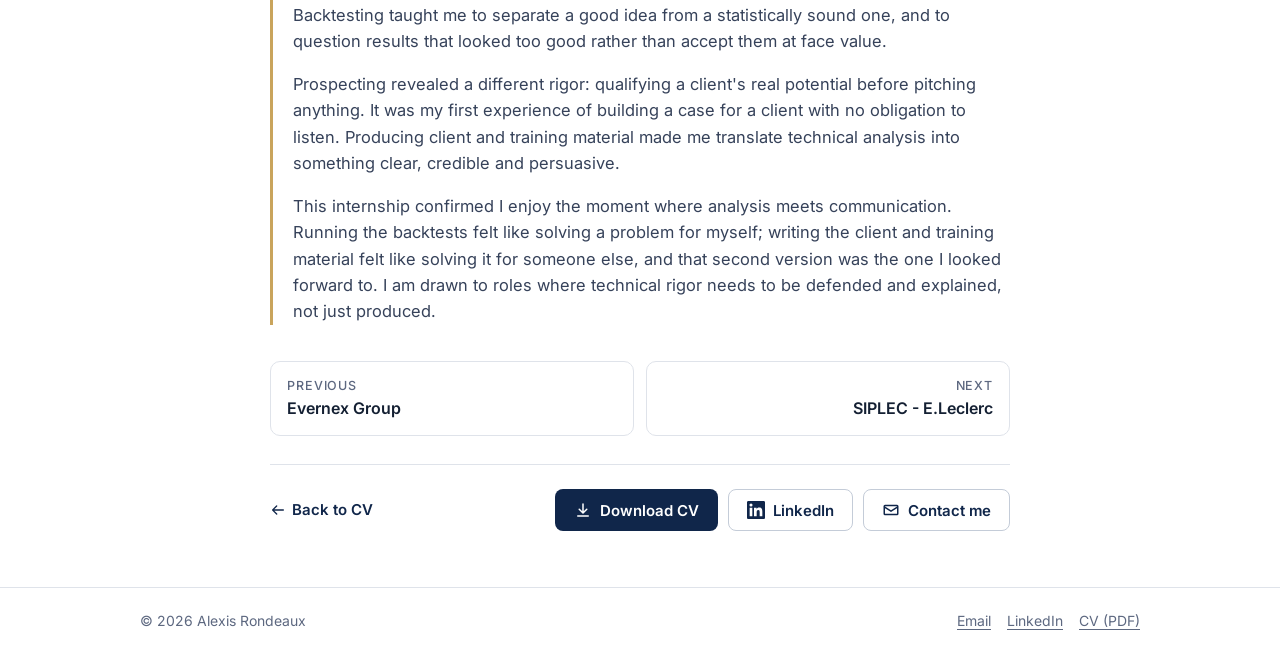
<file: experience/hexagone-finance.html>
<!doctype html>
<html lang="en">
<head>
  <meta charset="utf-8">
  <meta name="viewport" content="width=device-width, initial-scale=1">
  <title>Cross-Asset Sales Intern at Hexagone Finance | Alexis Rondeaux</title>
  <meta name="description" content="Alexis Rondeaux's cross-asset sales internship at Hexagone Finance (June - July 2025): prospecting, structured product backtests and client materials.">
  <meta name="author" content="Alexis Rondeaux">
  <link rel="canonical" href="https://alexisrondeaux.github.io/experience/hexagone-finance.html">
  <meta name="theme-color" content="#10264a">

  <!-- Open Graph (LinkedIn, WhatsApp, Slack previews) -->
  <meta property="og:type" content="article">
  <meta property="og:site_name" content="Alexis Rondeaux">
  <meta property="og:title" content="Cross-Asset Sales Intern at Hexagone Finance | Alexis Rondeaux">
  <meta property="og:description" content="Alexis Rondeaux's cross-asset sales internship at Hexagone Finance (June - July 2025): prospecting, structured product backtests and client materials.">
  <meta property="og:url" content="https://alexisrondeaux.github.io/experience/hexagone-finance.html">
  <meta property="og:image" content="https://alexisrondeaux.github.io/assets/og-image.jpg">
  <meta property="og:image:width" content="1200">
  <meta property="og:image:height" content="630">
  <meta property="og:image:alt" content="Alexis Rondeaux, BBA Student at IE University">
  <meta property="og:locale" content="en_US">
  <meta name="twitter:card" content="summary_large_image">

  <link rel="icon" href="../assets/favicon.svg" type="image/svg+xml">
  <link rel="preconnect" href="https://fonts.googleapis.com">
  <link rel="preconnect" href="https://fonts.gstatic.com" crossorigin>
  <link href="https://fonts.googleapis.com/css2?family=Inter:wght@400;500;600;700;800&display=swap" rel="stylesheet">
  <link rel="stylesheet" href="../styles.css?v=20261101">
</head>
<body data-page="hexagone" data-root="../">
  <a class="skip-link" href="#main">Skip to content</a>
  <nav class="site-nav" id="site-nav" aria-label="Main"></nav>
  <main id="main">
    <noscript>
      <div class="container" style="padding:40px 20px">
        <p>This site needs JavaScript to display. You can <a href="../assets/Alexis_RONDEAUX_CV.pdf">download my CV (PDF)</a> or email <a href="mailto:rondeauxalexis17@gmail.com">rondeauxalexis17@gmail.com</a>.</p>
      </div>
    </noscript>
  </main>
  <footer class="site-footer" id="site-footer"></footer>
  <script src="../content.js?v=20261101"></script>
  <script src="../main.js?v=20261101"></script>
</body>
</html>
</file>
<file: styles.css>
/* ============ Design tokens ============ */
:root {
  --navy-900: #0a1a33;
  --navy-800: #10264a;
  --navy-700: #1b3560;
  --ink: #142033;
  --text: #36425a;
  --muted: #5d6880;
  --line: #dfe3ea;
  --bg: #ffffff;
  --bg-alt: #f5f7fa;
  --accent: #8a6420;       /* text-safe gold (5.3:1 on white) */
  --accent-soft: #c9a45c;  /* decorative gold */
  --radius: 10px;
  --shadow: 0 1px 2px rgba(10, 26, 51, .06), 0 4px 16px rgba(10, 26, 51, .06);
  --font: "Inter", system-ui, -apple-system, "Segoe UI", Roboto, Arial, sans-serif;
  color-scheme: light;
}

*, *::before, *::after { box-sizing: border-box; }
html { scroll-behavior: smooth; scroll-padding-top: 76px; -webkit-text-size-adjust: 100%; }
@media (prefers-reduced-motion: reduce) { html { scroll-behavior: auto; } }
body {
  margin: 0; font-family: var(--font); font-size: 16px; line-height: 1.6;
  color: var(--text); background: var(--bg);
  -webkit-font-smoothing: antialiased; text-rendering: optimizeLegibility;
}
img { max-width: 100%; display: block; }
a { color: var(--navy-700); text-underline-offset: 3px; }
a:hover { color: var(--accent); }
:focus-visible { outline: 3px solid var(--accent-soft); outline-offset: 2px; border-radius: 4px; }
h1, h2, h3 { color: var(--ink); line-height: 1.2; margin: 0; letter-spacing: -0.015em; }
p { margin: 0 0 1em; }

.container { width: 100%; max-width: 1040px; margin: 0 auto; padding: 0 20px; }
.sr-only { position: absolute; width: 1px; height: 1px; padding: 0; margin: -1px; overflow: hidden; clip: rect(0 0 0 0); white-space: nowrap; border: 0; }
.skip-link { position: absolute; left: 12px; top: -48px; z-index: 100; background: var(--navy-900); color: #fff; padding: 10px 14px; border-radius: 6px; }
.skip-link:focus { top: 12px; color: #fff; }

/* ============ Buttons ============ */
.btn {
  display: inline-flex; align-items: center; gap: 8px; justify-content: center;
  padding: 11px 18px; border-radius: 8px; font: 600 15px/1 var(--font);
  text-decoration: none; border: 1.5px solid transparent; cursor: pointer;
  transition: background-color .2s, color .2s, border-color .2s, transform .2s;
}
.btn:hover { transform: translateY(-1px); }
.btn:disabled { opacity: .6; cursor: wait; transform: none; }
.btn-primary { background: var(--navy-800); color: #fff; }
.btn-primary:hover { background: var(--navy-700); color: #fff; }
.btn-ghost { background: #fff; color: var(--navy-800); border-color: #c4ccd8; }
.btn-ghost:hover { border-color: var(--navy-800); color: var(--navy-800); }
.btn-sm { padding: 8px 12px; font-size: 14px; }
.ctas { display: flex; flex-wrap: wrap; gap: 10px; }

/* ============ Navigation ============ */
.site-nav {
  position: sticky; top: 0; z-index: 50; background: rgba(255, 255, 255, .94);
  backdrop-filter: saturate(160%) blur(8px); -webkit-backdrop-filter: saturate(160%) blur(8px);
  border-bottom: 1px solid transparent; transition: border-color .2s, box-shadow .2s; min-height: 64px;
}
.site-nav.is-scrolled { border-bottom-color: var(--line); box-shadow: 0 2px 12px rgba(10, 26, 51, .05); }
.nav-inner { display: flex; align-items: center; justify-content: space-between; min-height: 64px; gap: 16px; }
.brand { display: inline-flex; align-items: center; gap: 10px; font-weight: 700; color: var(--ink); text-decoration: none; letter-spacing: -0.01em; }
.brand:hover { color: var(--ink); }
.brand-mark { display: block; flex: none; width: 34px; height: 34px; transition: transform .2s; }
.brand:hover .brand-mark { transform: rotate(-4deg); }
@media (prefers-reduced-motion: reduce) { .brand-mark { transition: none; } .brand:hover .brand-mark { transform: none; } }
.nav-links { list-style: none; margin: 0; padding: 0; display: flex; align-items: center; gap: 4px; }
.nav-links > li > a, .nav-trigger {
  display: inline-flex; align-items: center; gap: 4px; padding: 8px 12px; border-radius: 6px;
  color: var(--text); font: 500 15px/1.2 var(--font); text-decoration: none; background: none; border: 0; cursor: pointer;
}
.nav-links > li > a:hover, .nav-trigger:hover { color: var(--ink); background: var(--bg-alt); }
.nav-links a[aria-current="page"], .nav-group.is-active > .nav-trigger { color: var(--ink); font-weight: 600; box-shadow: inset 0 -2px 0 var(--accent-soft); }
.nav-links .nav-cta { margin-left: 8px; }
.nav-links .nav-cta a { color: #fff; background: var(--navy-800); }
.nav-links .nav-cta a:hover { color: #fff; background: var(--navy-700); }
.nav-group { position: relative; }
.nav-trigger svg { transition: transform .2s; }
.nav-trigger[aria-expanded="true"] svg { transform: rotate(180deg); }
.nav-menu {
  list-style: none; margin: 0; padding: 6px; position: absolute; top: calc(100% + 6px); left: 0; min-width: 240px;
  background: #fff; border: 1px solid var(--line); border-radius: var(--radius); box-shadow: var(--shadow);
  opacity: 0; visibility: hidden; transform: translateY(-4px); transition: opacity .15s, transform .15s, visibility .15s;
}
.nav-trigger[aria-expanded="true"] + .nav-menu { opacity: 1; visibility: visible; transform: none; }
.nav-menu a { display: block; padding: 9px 12px; border-radius: 6px; color: var(--text); text-decoration: none; font-size: 15px; }
.nav-menu a:hover { background: var(--bg-alt); color: var(--ink); }
.nav-menu a[aria-current="page"] { color: var(--ink); font-weight: 600; background: var(--bg-alt); box-shadow: none; }

.nav-toggle { display: none; width: 44px; height: 44px; border: 0; background: none; cursor: pointer; border-radius: 8px; }
.nav-toggle .bars, .nav-toggle .bars::before, .nav-toggle .bars::after {
  display: block; width: 22px; height: 2px; background: var(--ink); border-radius: 2px; position: relative; transition: transform .2s, background-color .2s; margin: 0 auto;
}
.nav-toggle .bars::before, .nav-toggle .bars::after { content: ""; position: absolute; left: 0; }
.nav-toggle .bars::before { top: -7px; }
.nav-toggle .bars::after { top: 7px; }
.nav-toggle[aria-expanded="true"] .bars { background: transparent; }
.nav-toggle[aria-expanded="true"] .bars::before { transform: translateY(7px) rotate(45deg); }
.nav-toggle[aria-expanded="true"] .bars::after { transform: translateY(-7px) rotate(-45deg); }

@media (max-width: 860px) {
  .nav-toggle { display: block; }
  .nav-links {
    display: none; position: absolute; top: 64px; left: 0; right: 0; flex-direction: column; align-items: stretch;
    background: #fff; border-bottom: 1px solid var(--line); padding: 8px 16px 16px; box-shadow: var(--shadow);
    max-height: calc(100vh - 64px); overflow-y: auto;
  }
  .nav-links.is-open { display: flex; }
  .nav-links > li > a, .nav-trigger { width: 100%; padding: 12px 8px; font-size: 16px; }
  .nav-trigger { pointer-events: none; color: var(--muted); font-size: 13px; text-transform: uppercase; letter-spacing: .08em; padding-bottom: 4px; }
  .nav-trigger svg { display: none; }
  .nav-group.is-active > .nav-trigger { box-shadow: none; }
  .nav-menu { position: static; opacity: 1; visibility: visible; transform: none; box-shadow: none; border: 0; padding: 0 0 4px; min-width: 0; }
  .nav-menu a { padding: 11px 8px 11px 16px; font-size: 16px; }
  .nav-links .nav-cta { margin: 8px 0 0; }
  .nav-links .nav-cta a { width: 100%; justify-content: center; padding: 12px; }
}

/* ============ Hero ============ */
.hero { padding: 56px 0 40px; background: linear-gradient(180deg, var(--bg-alt), #fff 85%); }
.hero-grid { display: grid; grid-template-columns: 1fr 260px; gap: 48px; align-items: center; }
.eyebrow { display: inline-flex; align-items: center; gap: 6px; color: var(--accent); font-weight: 600; font-size: 14px; letter-spacing: .02em; margin-bottom: 12px; }
.hero h1 { font-size: clamp(36px, 6vw, 54px); font-weight: 800; letter-spacing: -0.03em; }
.headline { font-size: clamp(17px, 2.2vw, 20px); color: var(--navy-700); font-weight: 600; margin: 10px 0 18px; }
.summary { max-width: 62ch; font-size: 17px; margin-bottom: 26px; }
.hero-photo img {
  width: 100%; height: auto; aspect-ratio: 4 / 5; object-fit: cover; border-radius: 14px;
  box-shadow: 0 10px 30px rgba(10, 26, 51, .14); border: 4px solid #fff; outline: 1px solid var(--line);
}
@media (max-width: 720px) {
  .hero { padding: 32px 0 28px; }
  .hero-grid { grid-template-columns: 1fr; gap: 20px; }
  .hero-photo { order: -1; }
  .hero-photo img { width: 132px; aspect-ratio: 1; object-position: 50% 25%; border-radius: 50%; }
  .summary { font-size: 16px; }
  .ctas .btn { flex: 1 1 auto; }
}

/* ============ Key figures ============ */
.highlights { padding: 4px 0 24px; }
.stats { list-style: none; margin: 0; padding: 0; display: grid; grid-template-columns: repeat(4, 1fr); border: 1px solid var(--line); border-radius: var(--radius); background: #fff; }
.stats li { padding: 18px 20px; display: flex; flex-direction: column; gap: 2px; }
.stats li + li { border-left: 1px solid var(--line); }
.stat-value { font-size: 26px; font-weight: 800; color: var(--navy-800); letter-spacing: -0.02em; font-variant-numeric: tabular-nums; }
.stat-label { font-size: 13.5px; color: var(--muted); }
@media (max-width: 720px) {
  .stats { grid-template-columns: repeat(2, 1fr); }
  .stats li:nth-child(3) { border-left: 0; }
  .stats li:nth-child(n+3) { border-top: 1px solid var(--line); }
  .stats li { padding: 14px 16px; }
  .stat-value { font-size: 22px; }
}

/* ============ Sections ============ */
.section { padding: 56px 0; }
.section.alt { background: var(--bg-alt); }
.section-title { font-size: 26px; font-weight: 700; margin-bottom: 24px; display: flex; align-items: center; gap: 12px; }
.section-title::before { content: ""; width: 4px; height: 22px; background: var(--accent-soft); border-radius: 2px; }
.section-intro { max-width: 70ch; margin: -8px 0 20px; }
#home-research .report-card { margin-bottom: 4px; }
@media (max-width: 720px) { .section { padding: 40px 0; } .section-title { font-size: 22px; } }

.entry { background: #fff; border: 1px solid var(--line); border-radius: var(--radius); padding: 22px 24px; margin-bottom: 16px; transition: box-shadow .2s, border-color .2s; }
.entry:hover { box-shadow: var(--shadow); border-color: #cfd6e1; }
.entry-featured { box-shadow: inset 4px 0 0 var(--accent-soft), var(--shadow); }
.entry-featured:hover { box-shadow: inset 4px 0 0 var(--accent-soft), var(--shadow); }
.entry-featured h3 { font-size: 20px; }
.entry-head { display: flex; justify-content: space-between; align-items: flex-start; gap: 6px 20px; flex-wrap: wrap; margin-bottom: 10px; }
.entry h3 { font-size: 18px; font-weight: 700; }
.entry-role { margin: 2px 0 0; color: var(--navy-700); font-weight: 500; }
.entry-meta { margin: 0; font-size: 14px; color: var(--muted); display: flex; align-items: center; flex-wrap: wrap; white-space: nowrap; }
.dot { width: 4px; height: 4px; border-radius: 50%; background: #b3bccb; display: inline-block; margin: 0 8px; }
@media (max-width: 720px) { .entry { padding: 18px; } .entry-head { flex-direction: column; } .entry-meta { white-space: normal; } }

.bullets { margin: 0; padding-left: 0; list-style: none; }
.bullets li { position: relative; padding-left: 18px; margin: 6px 0; }
.bullets li::before { content: ""; position: absolute; left: 2px; top: .7em; width: 6px; height: 6px; border-radius: 1px; background: var(--accent-soft); }
.read-more { display: inline-flex; align-items: center; gap: 6px; margin-top: 12px; font-weight: 600; font-size: 15px; text-decoration: none; color: var(--navy-800); }
.read-more svg { transition: transform .2s; }
.read-more:hover svg { transform: translateX(3px); }

.grid-2 { display: grid; grid-template-columns: 1fr 1fr; gap: 16px; }
.grid-2 .entry { margin: 0; display: flex; flex-direction: column; }
.grid-2 .read-more { margin-top: auto; padding-top: 12px; }
.grid-3 { display: grid; grid-template-columns: repeat(3, 1fr); gap: 16px; }
@media (min-width: 861px) { .grid-3 .panel:last-child { grid-column: span 2; } }
@media (max-width: 860px) { .grid-3 { grid-template-columns: 1fr 1fr; } }
@media (max-width: 720px) { .grid-2, .grid-3 { grid-template-columns: 1fr; } }

.panel { background: #fff; border: 1px solid var(--line); border-radius: var(--radius); padding: 20px; }
.panel h3 { font-size: 15px; text-transform: uppercase; letter-spacing: .07em; color: var(--muted); font-weight: 600; margin-bottom: 12px; }
.chips { list-style: none; margin: 0; padding: 0; display: flex; flex-wrap: wrap; gap: 8px; }
.chips li { background: var(--bg-alt); border: 1px solid var(--line); color: var(--ink); font-size: 14px; padding: 5px 10px; border-radius: 999px; }
.panel .chips li { background: #fff; }
.langs { list-style: none; margin: 0; padding: 0; }
.langs li { display: flex; justify-content: space-between; gap: 12px; padding: 7px 0; border-bottom: 1px dashed var(--line); }
.langs li:last-child { border-bottom: 0; }
.langs strong { color: var(--ink); font-weight: 600; }
.langs span { color: var(--muted); font-size: 14.5px; text-align: right; }

/* ============ Contact ============ */
.contact { background: var(--navy-900); color: #d5dbe6; }
.contact .section-title { color: #fff; }
.contact a { color: #fff; }
.contact a:hover { color: var(--accent-soft); }
.contact-grid { display: grid; grid-template-columns: 1fr 1.2fr; gap: 40px; align-items: start; }
.fallback { margin-bottom: 8px; }
.form { background: #fff; border-radius: 12px; padding: 24px; color: var(--text); }
.field { margin-bottom: 16px; }
.field label { display: block; font-weight: 600; font-size: 14px; color: var(--ink); margin-bottom: 6px; }
.field input, .field textarea {
  width: 100%; font: 16px/1.5 var(--font); color: var(--ink); padding: 11px 12px;
  border: 1.5px solid #c4ccd8; border-radius: 8px; background: #fff; transition: border-color .2s, box-shadow .2s;
}
.field textarea { resize: vertical; min-height: 120px; }
.field input:focus, .field textarea:focus { outline: none; border-color: var(--navy-700); box-shadow: 0 0 0 3px rgba(27, 53, 96, .15); }
.hp { position: absolute; left: -9999px; }
.form .btn { width: 100%; padding: 13px; }
.form-status { margin: 12px 0 0; font-size: 14.5px; min-height: 1.4em; }
.form-status.success { color: #1d6b3a; font-weight: 600; }
.form-status.error { color: #a12a2a; font-weight: 600; }
@media (max-width: 720px) { .contact-grid { grid-template-columns: 1fr; gap: 24px; } .form { padding: 18px; } }

/* ============ Detail pages ============ */
.detail-hero { padding: 36px 0 32px; background: linear-gradient(180deg, var(--bg-alt), #fff); border-bottom: 1px solid var(--line); }
.detail-hero h1 { font-size: clamp(30px, 5vw, 44px); font-weight: 800; letter-spacing: -0.025em; }
.detail-hero .eyebrow { display: flex; margin-top: 22px; text-transform: uppercase; letter-spacing: .08em; font-size: 13px; }
.back { display: inline-flex; align-items: center; gap: 6px; font-weight: 600; font-size: 15px; text-decoration: none; color: var(--navy-800); }
.back:hover svg { transform: translateX(-3px); }
.back svg { transition: transform .2s; }

.facts-line { display: flex; flex-wrap: wrap; align-items: center; margin: 14px 0 0; color: var(--muted); font-weight: 500; }
.takeaways { background: var(--navy-900); color: #e3e8f0; border-radius: var(--radius); padding: 22px 24px; margin-bottom: 40px; box-shadow: inset 4px 0 0 var(--accent-soft); }
.takeaways h2 { color: #fff; font-size: 15px; text-transform: uppercase; letter-spacing: .08em; margin-bottom: 10px; }
.takeaways .bullets li { margin: 8px 0; font-size: 16.5px; }
@media (max-width: 720px) { .takeaways { padding: 18px; } }
.detail-body { max-width: 780px; padding-top: 40px; padding-bottom: 56px; }
.dblock { margin-bottom: 36px; }
.dblock h2 { font-size: 20px; font-weight: 700; margin-bottom: 12px; display: flex; align-items: center; gap: 10px; }
.dblock h2::before { content: ""; width: 4px; height: 18px; background: var(--accent-soft); border-radius: 2px; }
.dblock p { font-size: 16.5px; }
.bullets.results li { background: var(--bg-alt); border: 1px solid var(--line); border-radius: 8px; padding: 12px 14px 12px 34px; }
.bullets.results li::before { left: 15px; top: 1.15em; }
.learned { border-left: 3px solid var(--accent-soft); padding-left: 20px; }
.pager { display: grid; grid-template-columns: 1fr 1fr; gap: 12px; margin: 8px 0 28px; }
.pager a { display: block; border: 1px solid var(--line); border-radius: var(--radius); padding: 14px 16px; text-decoration: none; color: var(--ink); font-weight: 600; transition: border-color .2s, box-shadow .2s; }
.pager a:hover { border-color: var(--navy-700); box-shadow: var(--shadow); }
.pager a span { display: block; font-size: 12.5px; color: var(--muted); font-weight: 500; text-transform: uppercase; letter-spacing: .07em; }
.pager .next { text-align: right; }
.detail-foot { display: flex; flex-wrap: wrap; justify-content: space-between; align-items: center; gap: 16px; padding-top: 24px; border-top: 1px solid var(--line); }
@media (max-width: 520px) { .pager { grid-template-columns: 1fr; } .pager .next { text-align: left; } }

/* ============ Research ============ */
.disclaimer { margin: 14px 0 0; font-size: 13px; color: var(--muted); }
.detail-hero .summary { margin: 14px 0 0; }
.research-list { padding-top: 40px; padding-bottom: 56px; }
.report-card h2 { font-size: 22px; font-weight: 700; margin-bottom: 6px; }
.report-card h2 a { color: var(--ink); text-decoration: none; }
.report-card h2 a:hover { color: var(--accent); }
.report-card .entry-meta { margin-bottom: 12px; }
.report-card .ctas { margin-top: 4px; }
.report-kicker { margin: 0 0 6px; color: var(--accent); font-weight: 600; font-size: 13px; text-transform: uppercase; letter-spacing: .08em; }

.report-wrap { max-width: 760px; }
.report-ctas { align-items: center; margin-top: 22px; }
.pdf-note { font-size: 14px; color: var(--muted); }
.report-page { padding-top: 36px; padding-bottom: 56px; }
.report-page .takeaways { margin-bottom: 24px; }
.toc { border: 1px solid var(--line); border-radius: var(--radius); padding: 14px 18px; margin-bottom: 40px; }
.toc summary { cursor: pointer; font-weight: 600; color: var(--ink); }
.toc ol { margin: 12px 0 2px; padding-left: 22px; columns: 2; column-gap: 32px; }
.toc li { margin: 4px 0; break-inside: avoid; }
.toc a { text-decoration: none; }
.toc a:hover { text-decoration: underline; }
.toc a[aria-current="location"] { color: var(--ink); font-weight: 600; }
.toc-pdf { display: inline-flex; align-items: center; gap: 6px; margin-top: 10px; font-size: 14px; font-weight: 600; }
@media (max-width: 600px) { .toc ol { columns: 1; } }
/* wide screens: contents become a sticky side column next to the report */
@media (min-width: 1180px) {
  .detail-hero .report-wrap, .report-page { max-width: 1100px; }
  .detail-hero .report-wrap { padding-left: 288px; }
  .report-page { display: grid; grid-template-columns: 220px minmax(0, 760px); column-gap: 48px; align-items: start; }
  .report-page > * { grid-column: 2; }
  .report-page > .toc { grid-column: 1; grid-row: 1 / span 5; position: sticky; top: 88px; margin: 0; padding: 0; border: 0; max-height: calc(100vh - 108px); overflow-y: auto; }
  .toc summary { pointer-events: none; list-style: none; font-size: 13px; text-transform: uppercase; letter-spacing: .08em; color: var(--muted); }
  .toc summary::-webkit-details-marker { display: none; }
  .toc ol { columns: 1; padding-left: 0; list-style: none; font-size: 14.5px; line-height: 1.4; }
  .toc li { margin: 0; }
  .toc ol a { display: block; padding: 6px 0 6px 12px; border-left: 2px solid var(--line); color: var(--muted); }
  .toc ol a:hover { color: var(--ink); text-decoration: none; }
  .toc ol a[aria-current="location"] { border-left-color: var(--accent-soft); color: var(--ink); }
}

.report-body { font-size: 16.5px; line-height: 1.75; overflow-wrap: break-word; }
.report-body h2 { font-size: 23px; font-weight: 700; margin: 8px 0 16px; display: flex; align-items: center; gap: 10px; }
.report-body h2::before { content: ""; flex: none; width: 4px; height: 20px; background: var(--accent-soft); border-radius: 2px; }
.report-body h3 { font-size: 18px; margin: 24px 0 10px; }
.report-body p { margin: 0 0 1.1em; }
.report-body strong { color: var(--ink); }
.report-body .note { font-size: 13.5px; line-height: 1.6; color: var(--muted); }
.report-body hr { border: 0; border-top: 1px solid var(--line); margin: 40px 0; }
.report-body .bullets { margin: 0 0 1.2em; }
.report-body .bullets li { margin: 8px 0; }
.report-ol { margin: 0 0 1.2em; padding-left: 22px; }
.report-ol li { margin: 10px 0; padding-left: 4px; }
.report-ol li::marker { color: var(--accent); font-weight: 700; }
.report-body a { overflow-wrap: anywhere; }
.report-body figure { margin: 28px 0 8px; }
.report-body figure img { width: 100%; height: auto; border: 1px solid var(--line); border-radius: 8px; background: #fff; }
.report-body figcaption { margin-top: 8px; font-size: 13.5px; color: var(--muted); text-align: center; line-height: 1.5; }

.table-wrap { overflow-x: auto; -webkit-overflow-scrolling: touch; margin: 4px 0 1.4em; border: 1px solid var(--line); border-radius: 8px; }
.table-wrap:focus-visible { outline-offset: 2px; }
.report-body table { width: 100%; border-collapse: collapse; font-size: 14px; line-height: 1.5; font-variant-numeric: tabular-nums; }
.report-body th, .report-body td { padding: 9px 12px; text-align: left; vertical-align: top; border-bottom: 1px solid var(--line); min-width: 7.5em; }
.report-body th { background: var(--bg-alt); color: var(--ink); font-weight: 600; font-size: 13px; }
.report-body td:first-child { font-weight: 600; color: var(--ink); }
.report-body tbody tr:last-child td { border-bottom: 0; }
.report-body tbody tr:nth-child(even) td { background: #fafbfc; }

.report-end { margin: 40px 0 32px; padding: 22px 24px; background: var(--bg-alt); border: 1px solid var(--line); border-radius: var(--radius); }
@media (max-width: 720px) {
  .report-body { font-size: 16px; }
  .report-body h2 { font-size: 20px; }
  .report-ctas .btn { flex: 0 1 auto; }
  .report-end { padding: 18px; }
}
@media print {
  .toc, .report-ctas, .report-end .btn, .detail-foot { display: none !important; }
  .table-wrap { overflow: visible; border: 0; }
}

/* ============ Footer ============ */
.site-footer { border-top: 1px solid var(--line); padding: 22px 0; font-size: 14px; color: var(--muted); }
.footer-inner { display: flex; justify-content: space-between; flex-wrap: wrap; gap: 8px 20px; }
.footer-inner p { margin: 0; }
.footer-inner a { margin-left: 16px; color: var(--muted); }
.footer-inner a:first-child { margin-left: 0; }

/* ============ Subtle animation ============ */
.js-ready .reveal { opacity: 0; transform: translateY(10px); transition: opacity .5s ease, transform .5s ease; }
.js-ready .reveal.is-visible { opacity: 1; transform: none; }
@media (prefers-reduced-motion: reduce) {
  .js-ready .reveal { opacity: 1; transform: none; transition: none; }
  .btn, .btn:hover { transition: none; transform: none; }
}

/* ============ Print ============ */
@media print {
  .site-nav, .contact, .ctas, .read-more, .pager, .back, .site-footer { display: none !important; }
  .js-ready .reveal { opacity: 1; transform: none; }
  .section.alt, .hero { background: none; }
}
</file>
